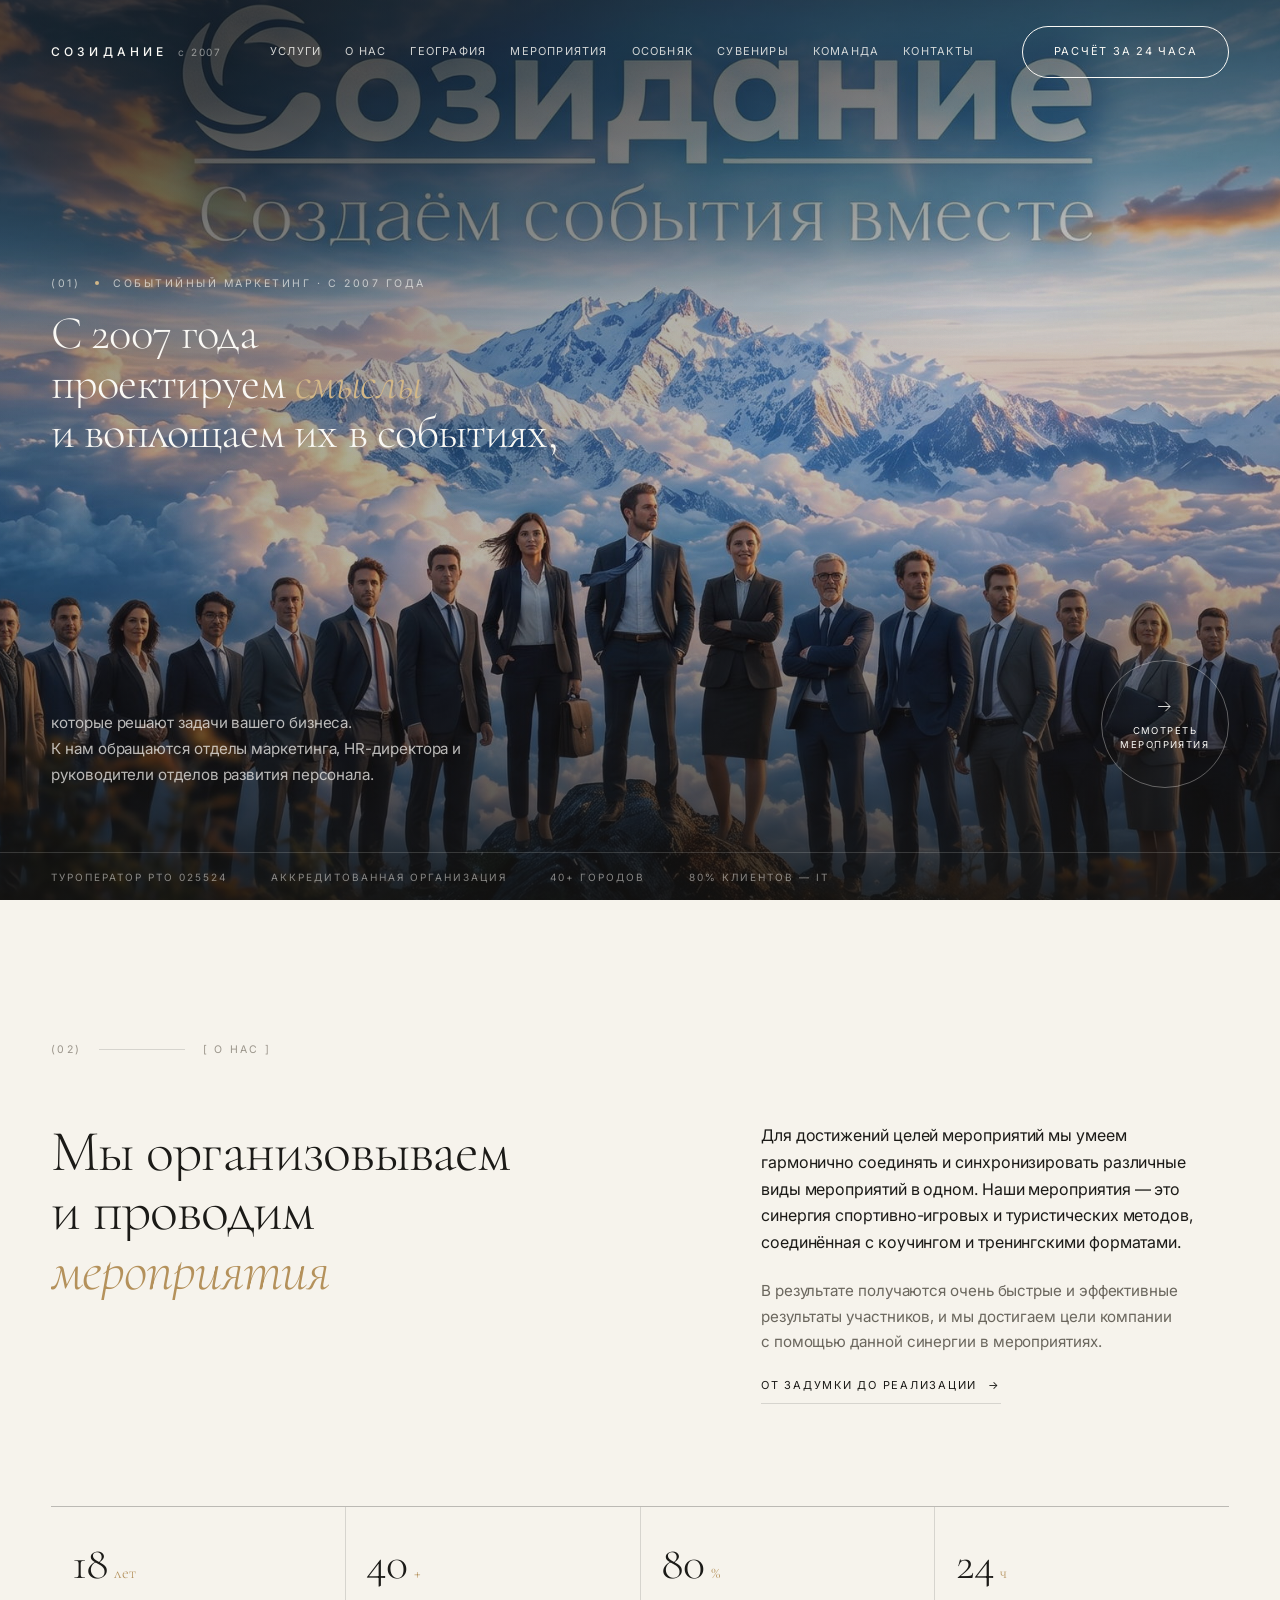
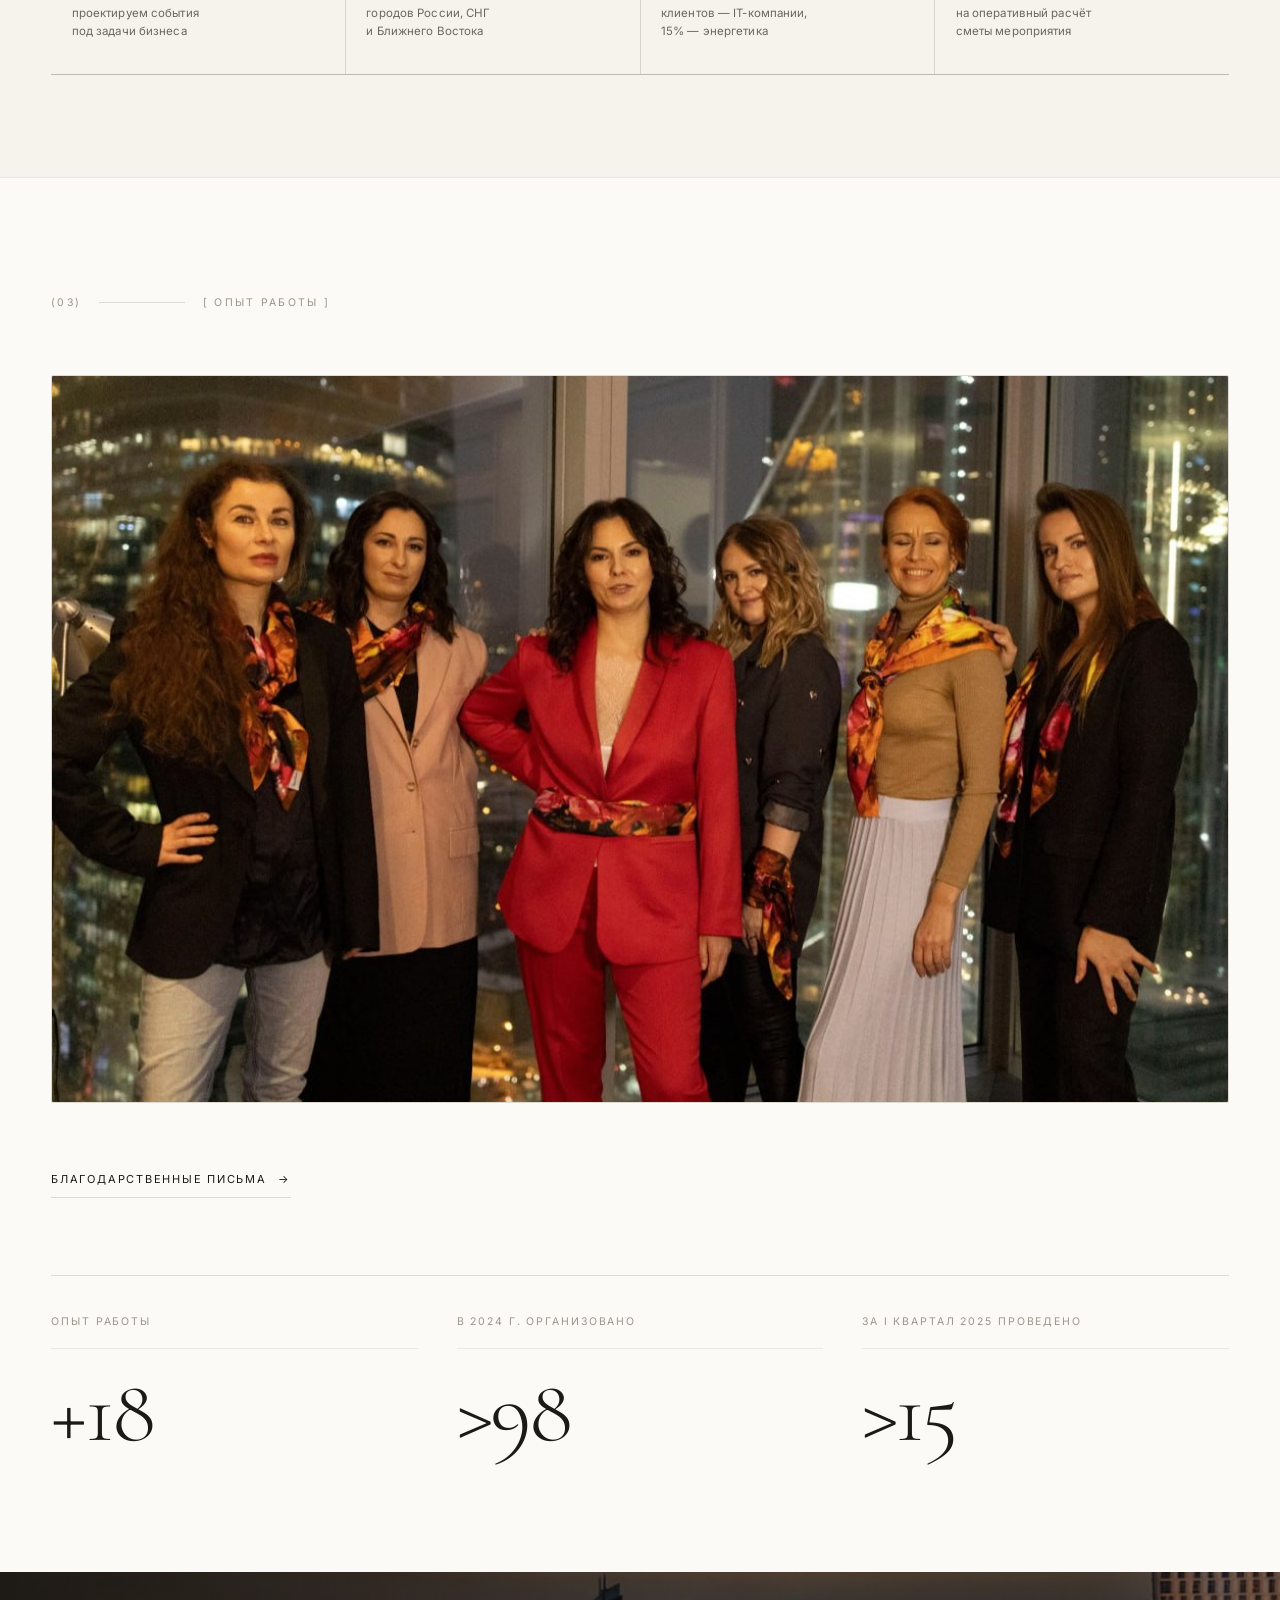
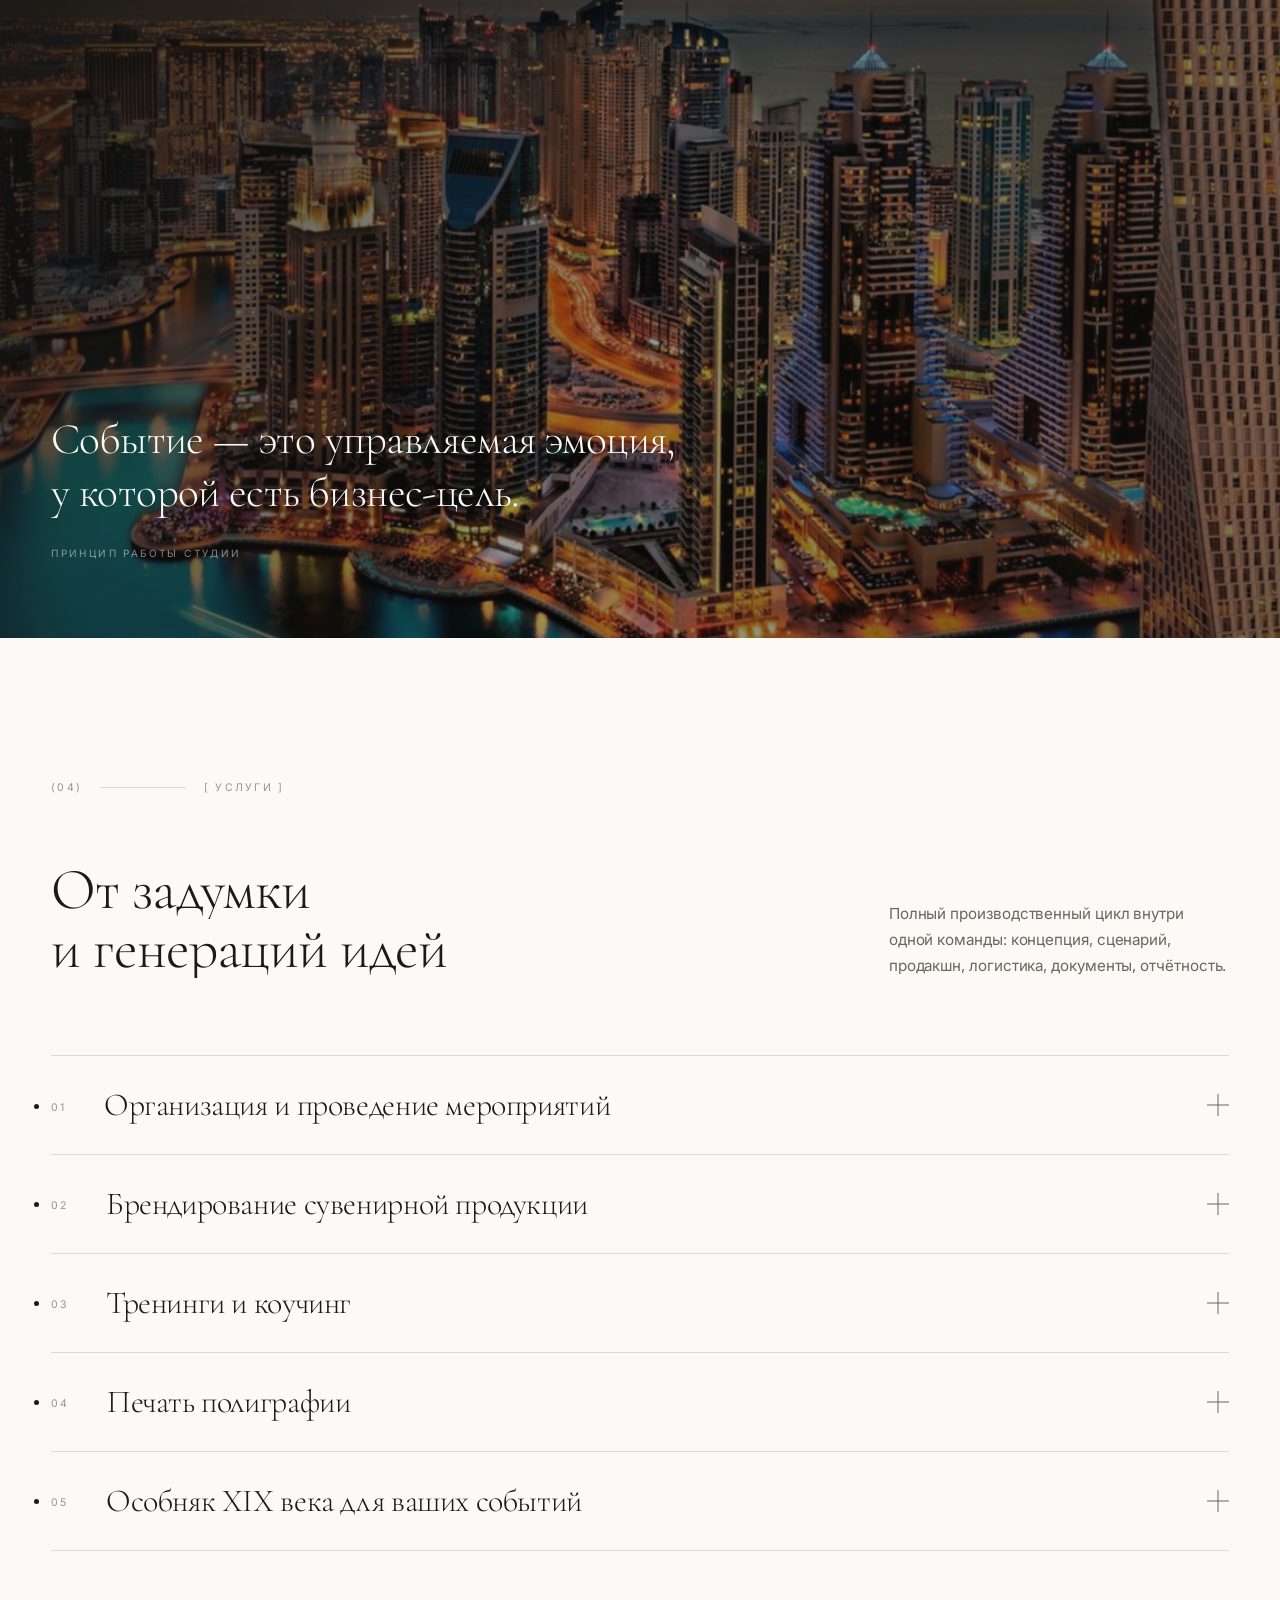
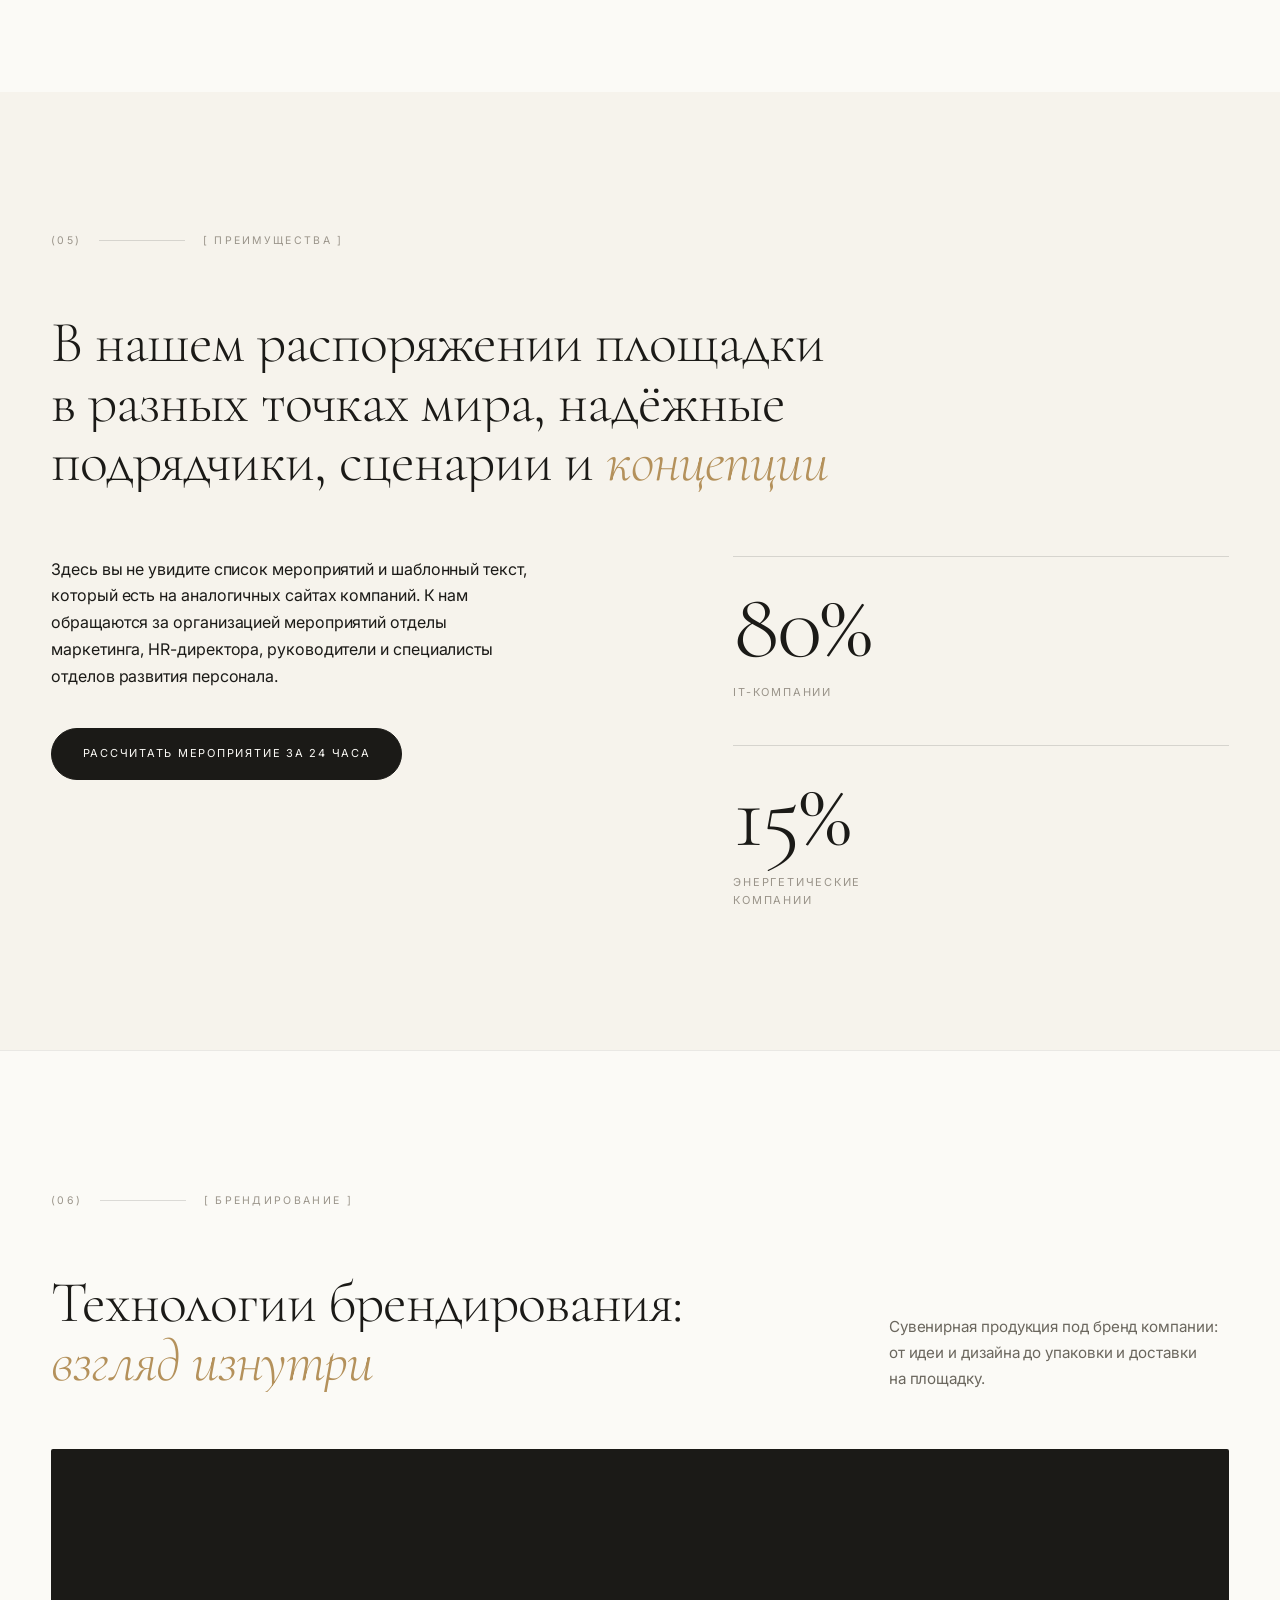
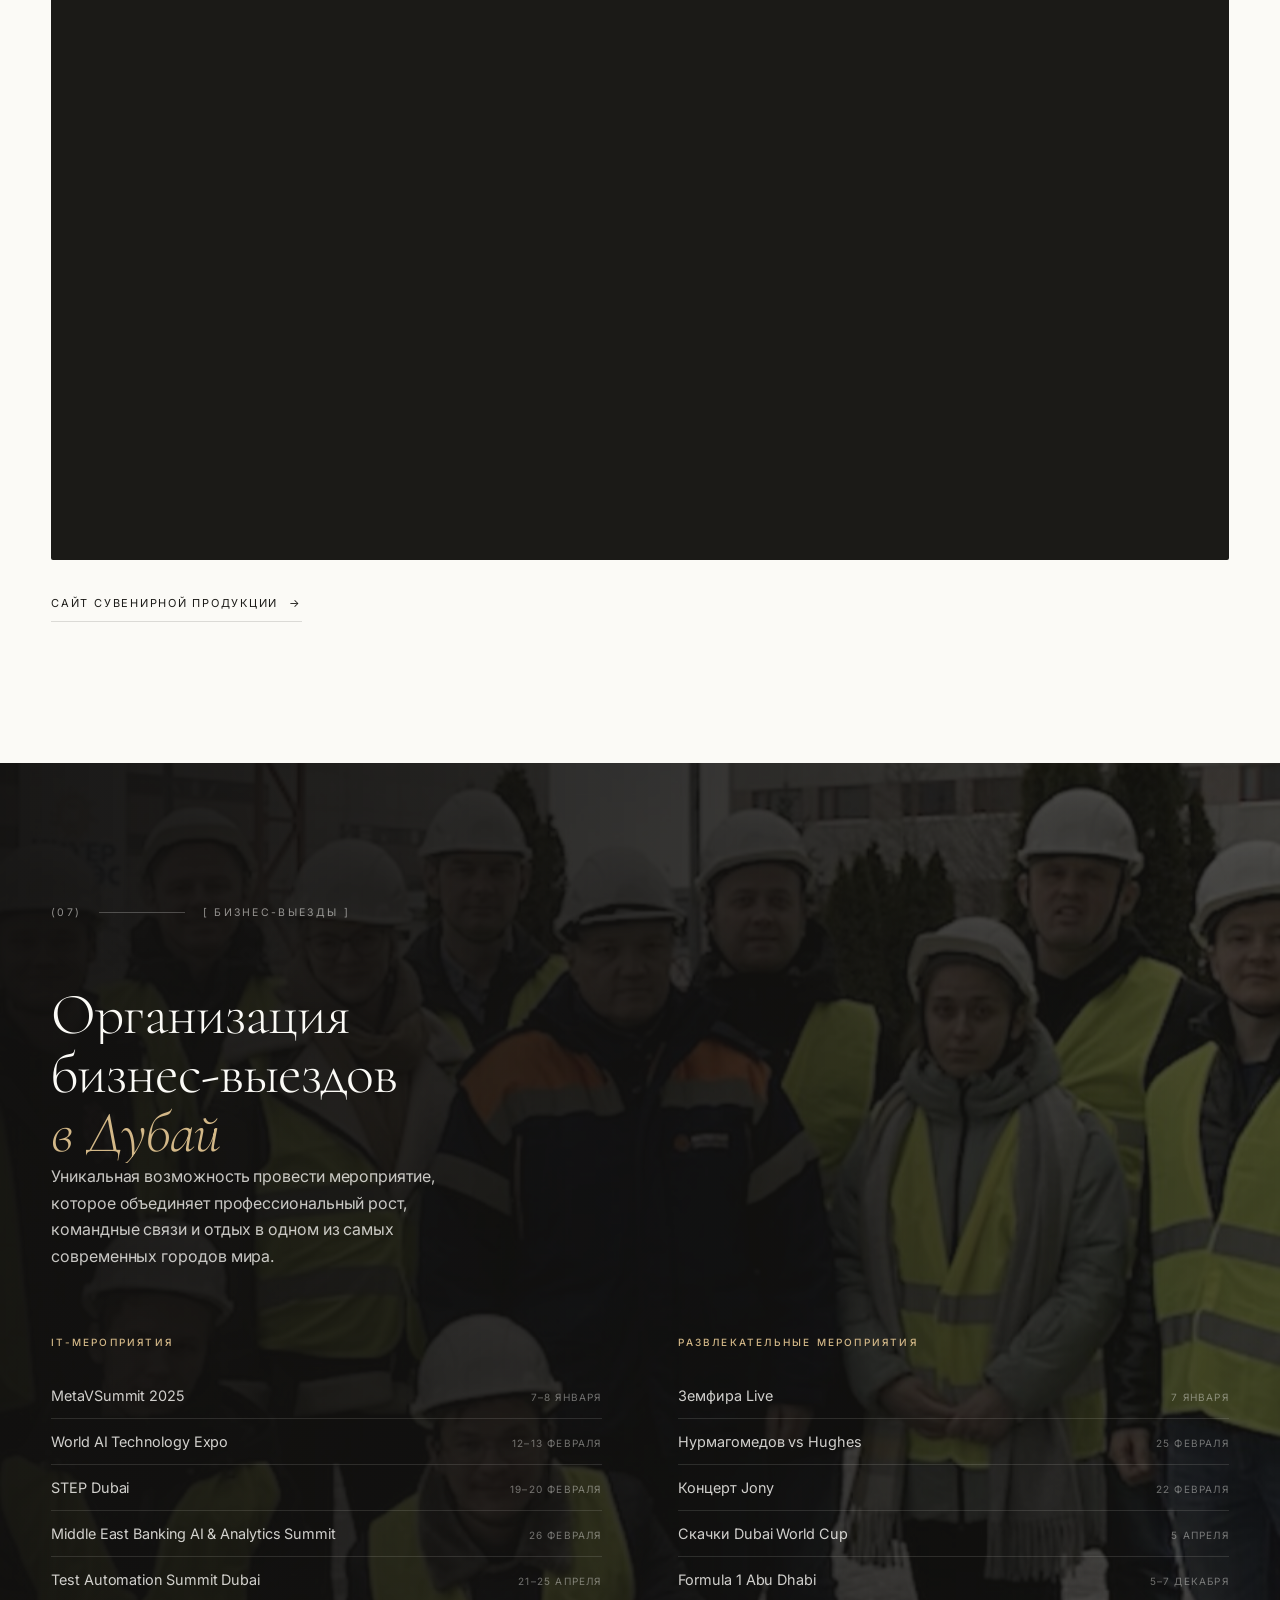
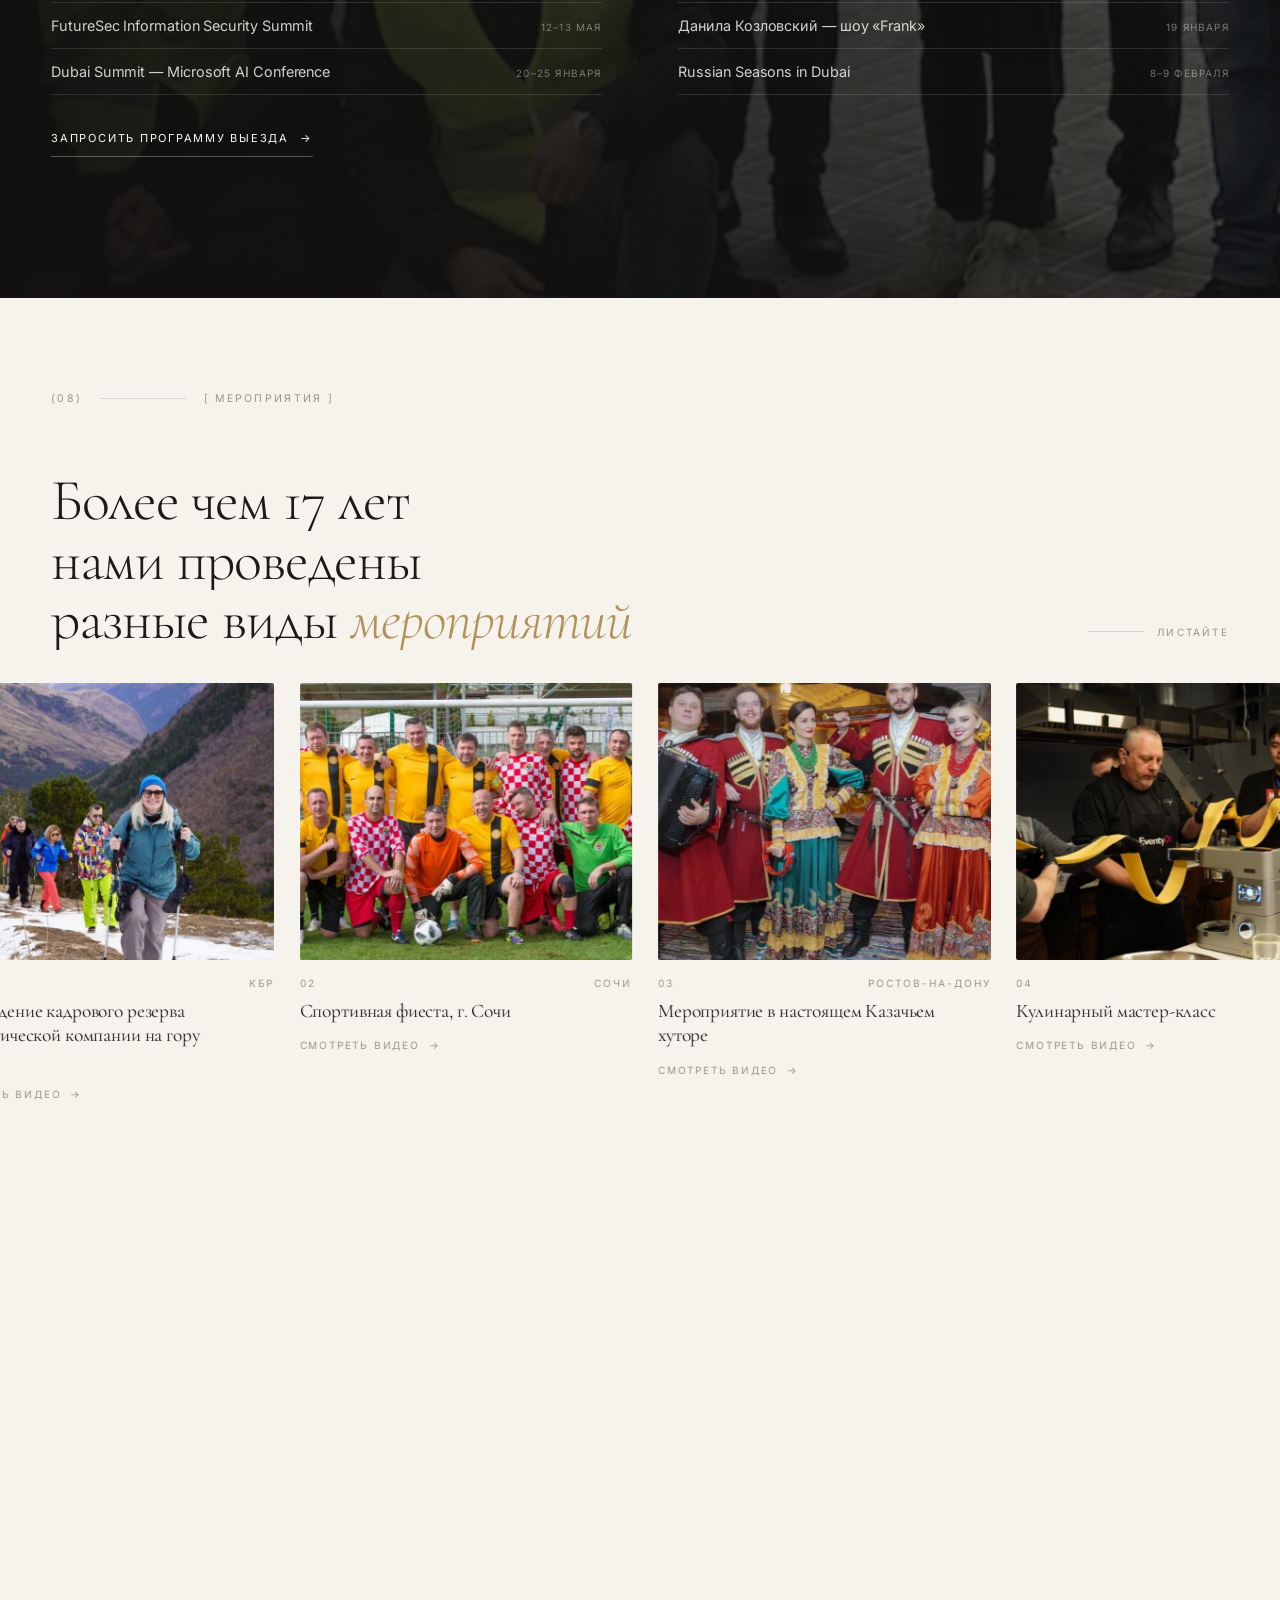
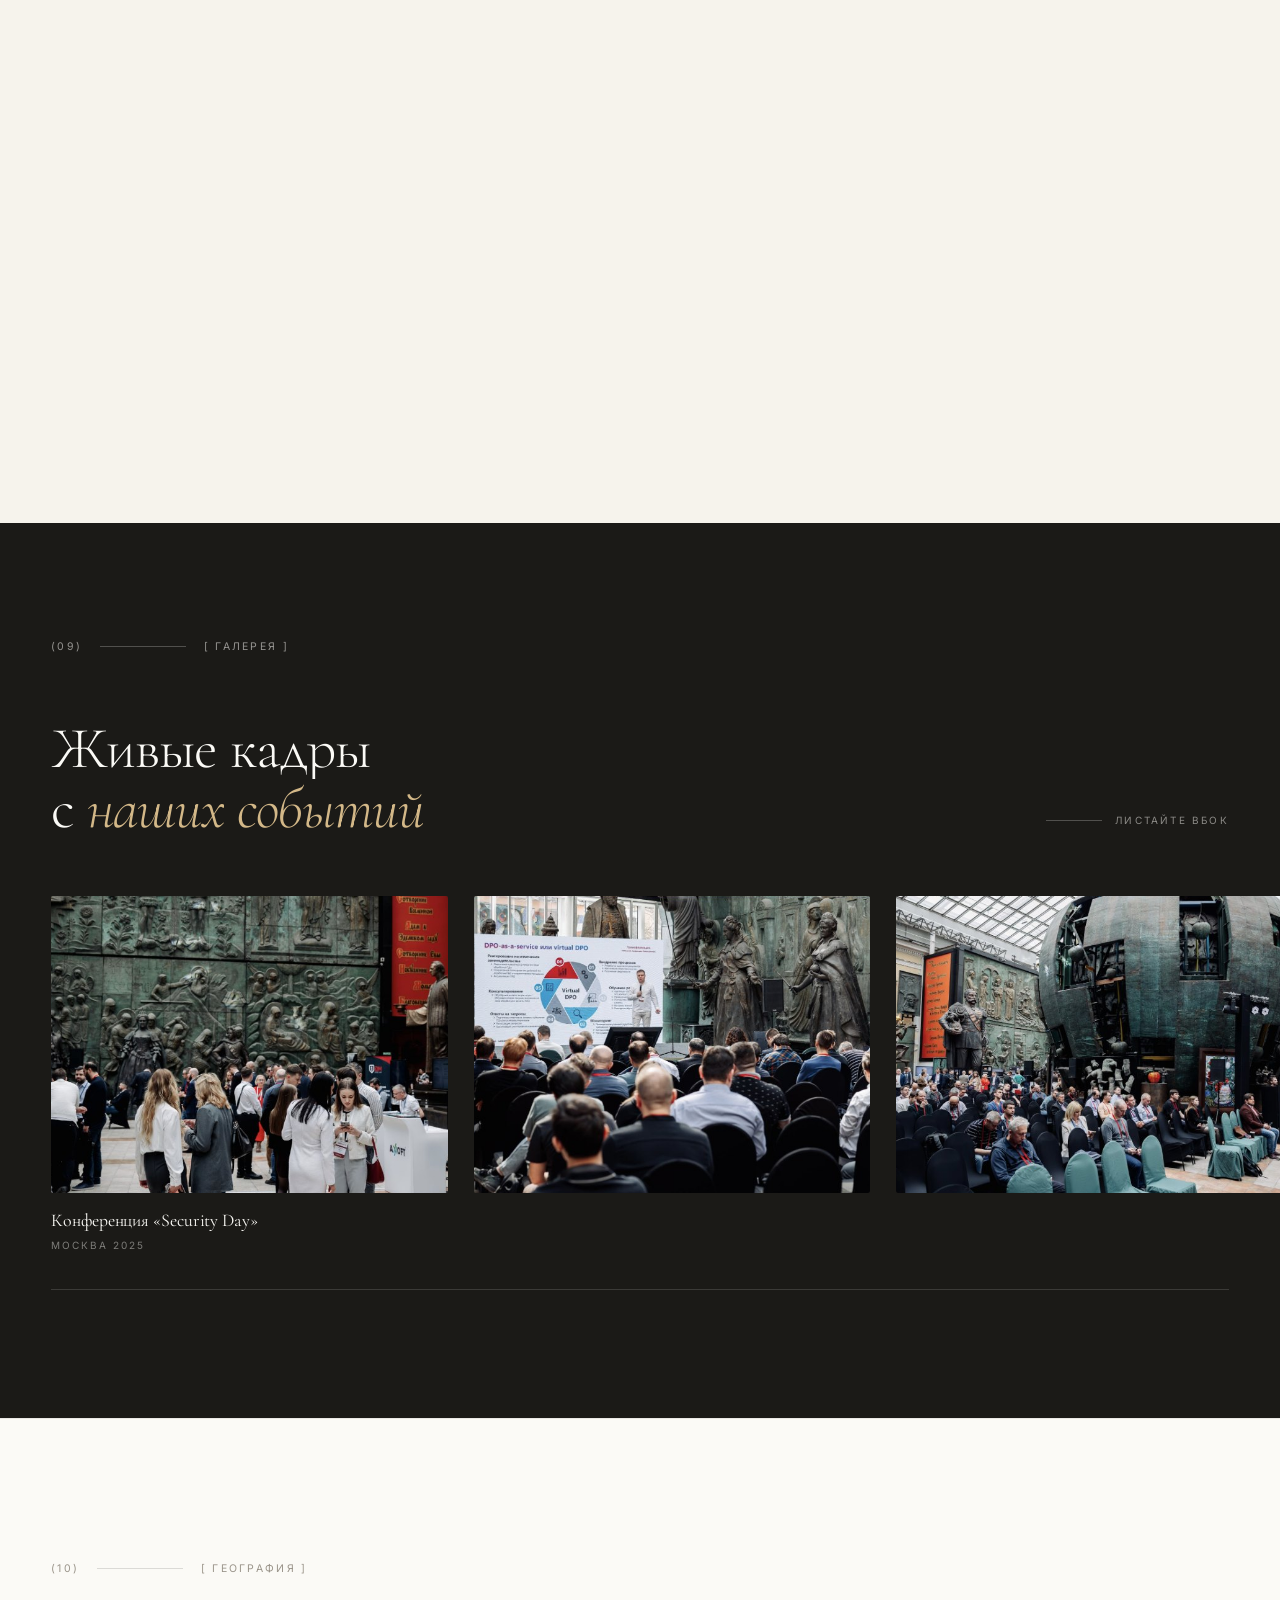
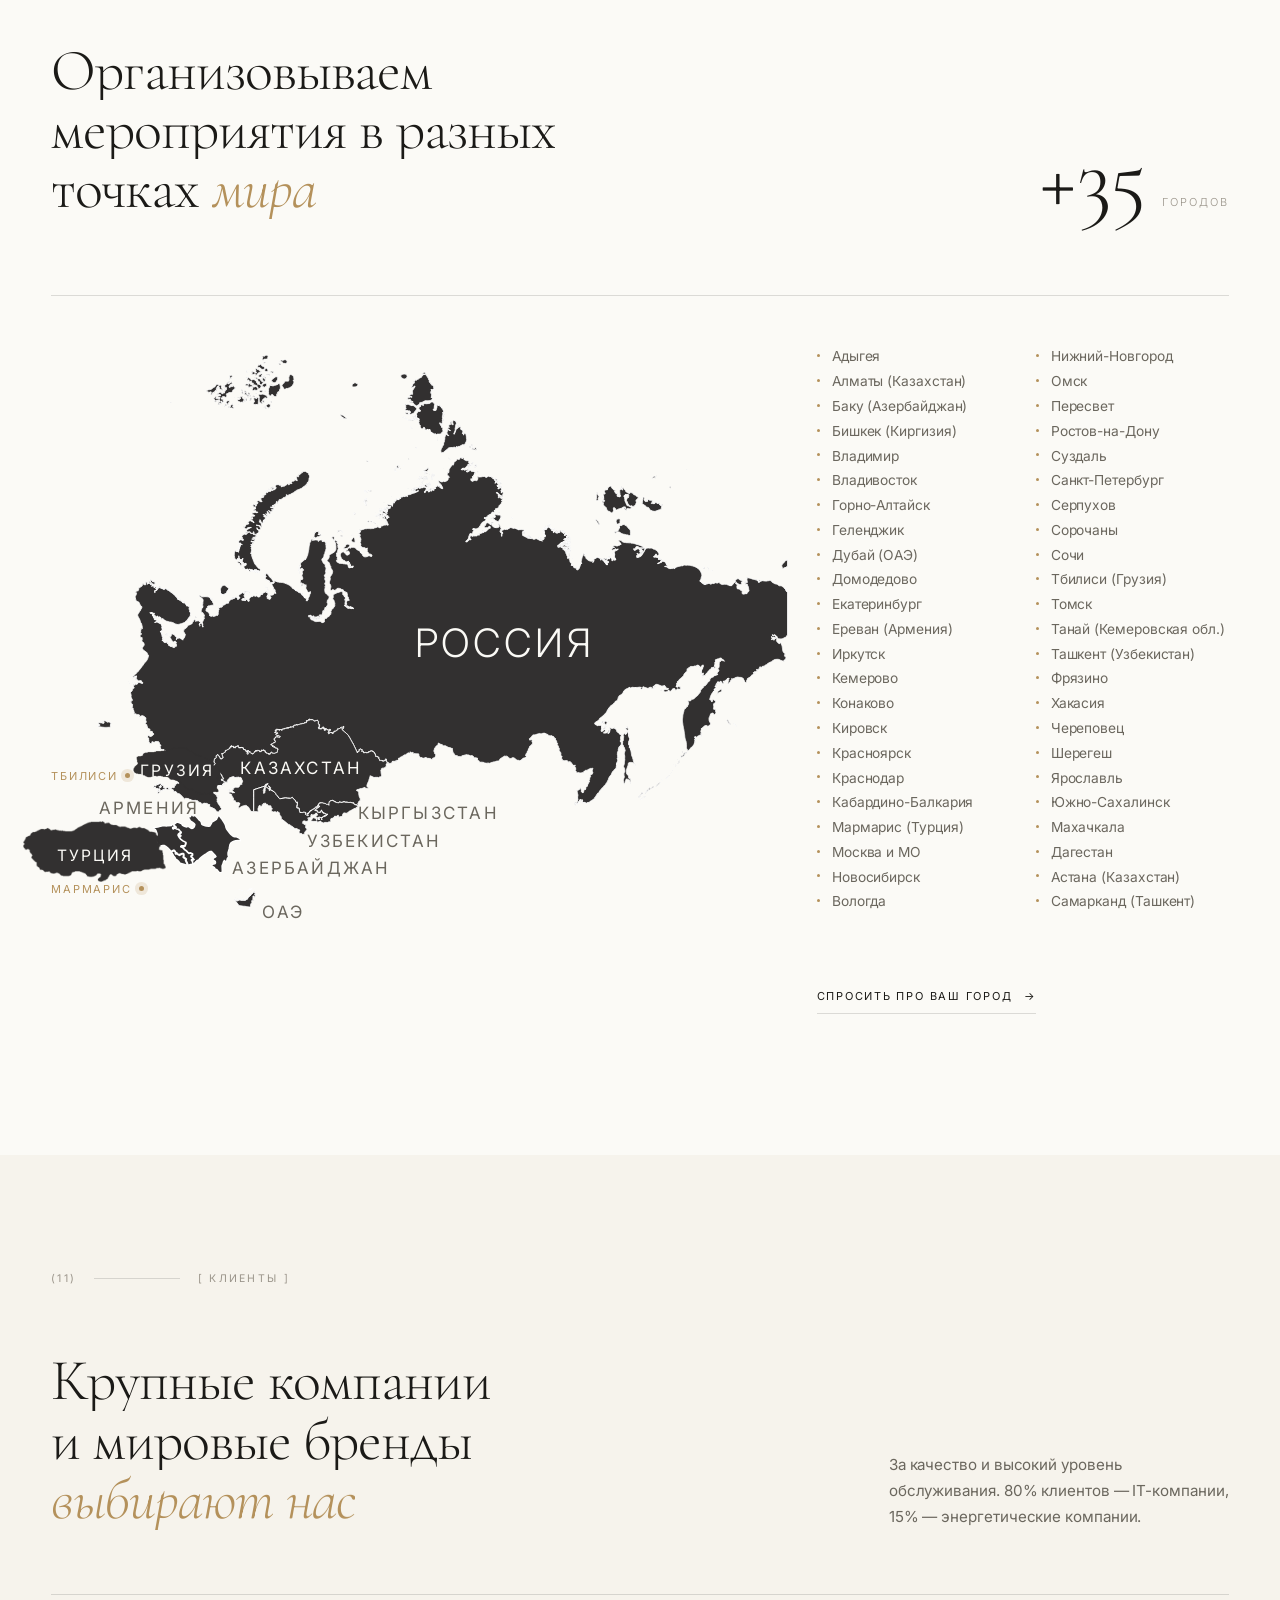
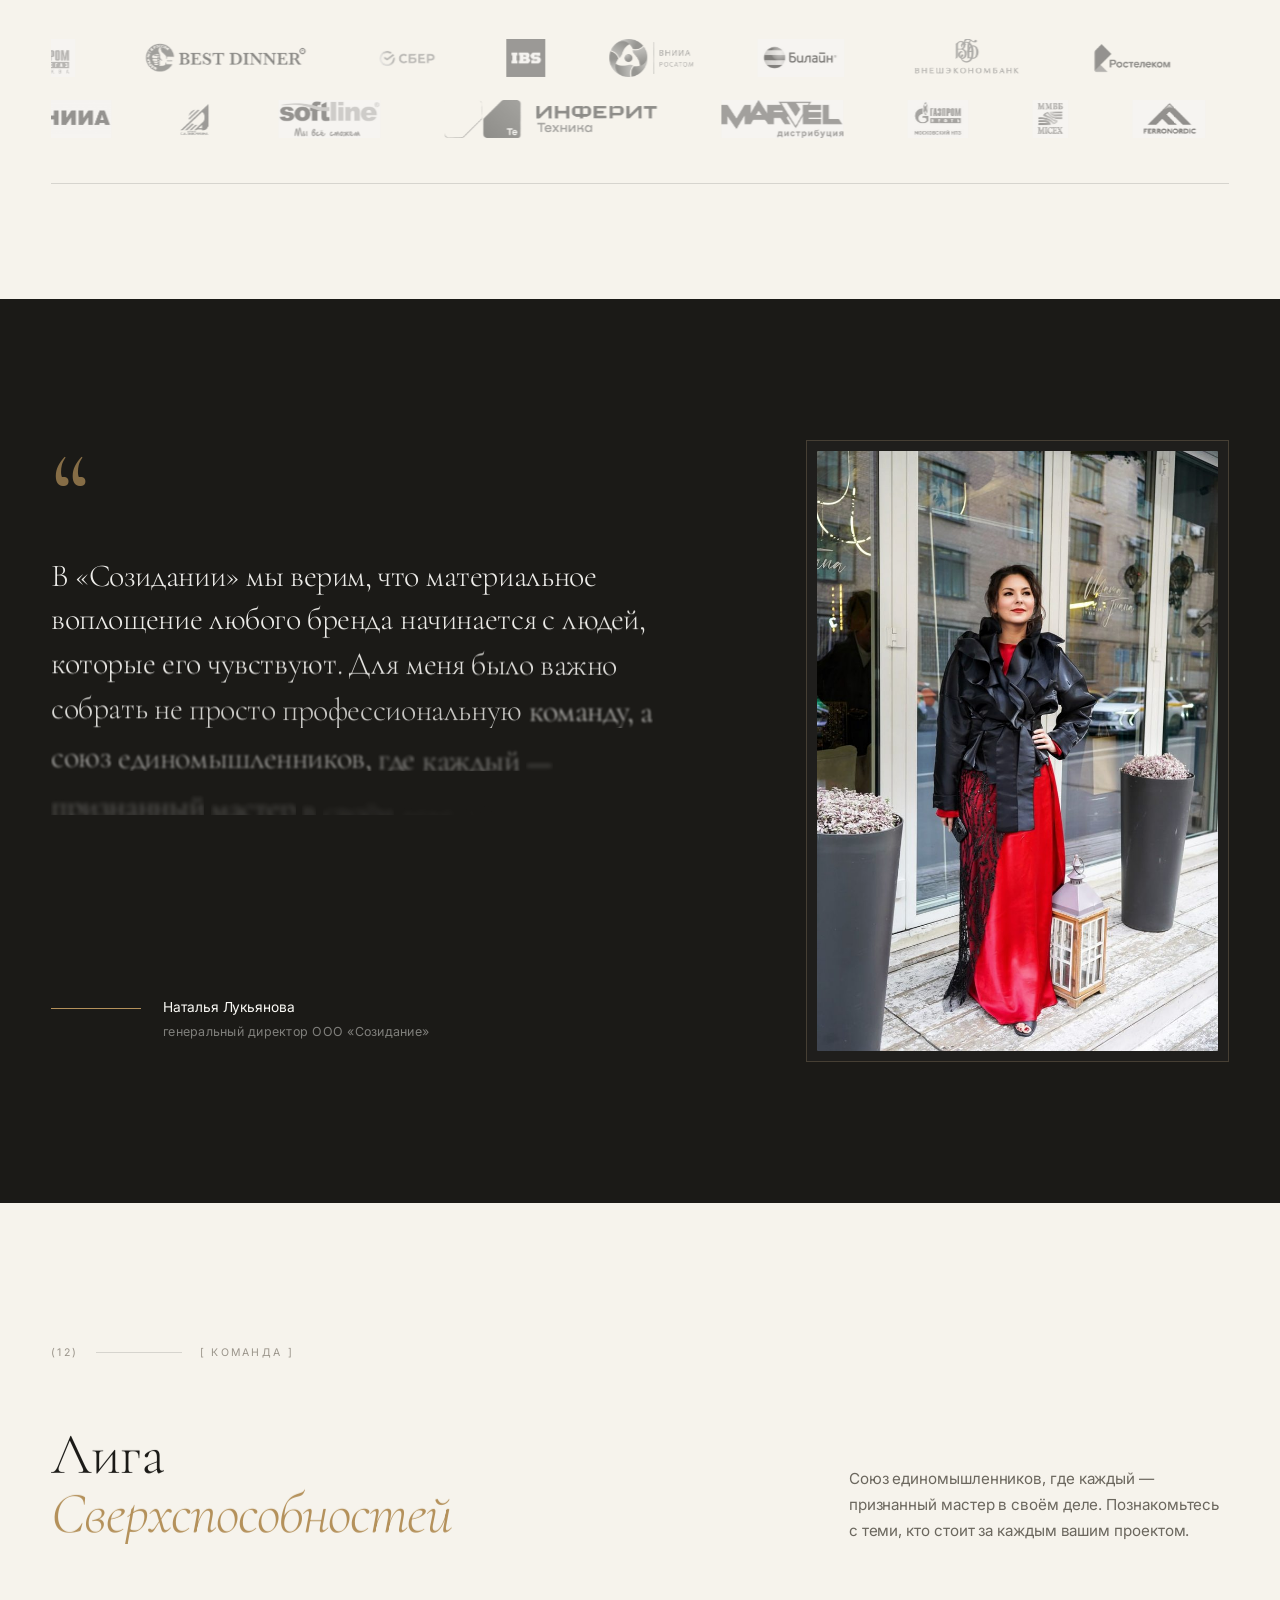
<file: index.html>
<!DOCTYPE html>
<html lang="ru">
<head>
<meta charset="UTF-8">
<meta name="viewport" content="width=device-width, initial-scale=1">
<title>Созидание — организация мероприятий для бизнеса</title>
<meta name="description" content="С 2007 года проектируем смыслы и воплощаем их в событиях, которые решают задачи вашего бизнеса. Событийный маркетинг, бизнес-выезды, брендирование, обучение.">
<link rel="preconnect" href="https://fonts.googleapis.com">
<link rel="preconnect" href="https://fonts.gstatic.com" crossorigin>
<link href="https://fonts.googleapis.com/css2?family=Cormorant+Garamond:ital,wght@0,300;0,400;0,500;1,300;1,400&family=Inter:wght@300;400;500&display=swap" rel="stylesheet">
<link rel="stylesheet" href="styles.css?v=1110">
</head>
<body>

<div class="grain"></div>
<div class="cursor" id="cursor"><span class="cursor__label"></span></div>
<div class="loader" id="loader">
  <div class="loader__inner">
    <div class="loader__mark">С</div>
    <div class="loader__line"><i></i></div>
    <div class="loader__word">sozidanie<span>.</span></div>
  </div>
</div>

<header class="nav" id="nav">
  <a class="nav__logo" href="#top" aria-label="Созидание">
    <span class="nav__mark">СОЗИДАНИЕ</span>
    <span class="nav__since">с 2007</span>
  </a>
  <nav class="nav__menu">
    <a href="#services" data-link>Услуги</a>
    <a href="#about" data-link>О нас</a>
    <a href="#geo" data-link>География</a>
    <a href="#work" data-link>Мероприятия</a>
    <a href="https://osobnyak13.ru/" target="_blank" rel="noopener">Особняк</a>
    <a href="souvenirs.html">Сувениры</a>
    <a href="#team" data-link>Команда</a>
    <a href="#contacts" data-link>Контакты</a>
  </nav>
  <a class="btn btn--ghost nav__cta" href="#contacts" data-link data-cursor="Смета">
    <span>Расчёт за 24 часа</span>
  </a>
  <button class="burger" id="burger" aria-label="Меню"><i></i><i></i></button>
</header>

<div class="mmenu" id="mmenu">
  <div class="mmenu__inner">
    <a href="#services" data-link><span>01</span>Услуги</a>
    <a href="#about" data-link><span>02</span>О нас</a>
    <a href="#geo" data-link><span>03</span>География</a>
    <a href="#dubai" data-link><span>04</span>Бизнес-выезды</a>
    <a href="#work" data-link><span>05</span>Мероприятия</a>
    <a href="https://osobnyak13.ru/" target="_blank" rel="noopener"><span>06</span>Особняк</a>
    <a href="souvenirs.html"><span>07</span>Сувениры</a>
    <a href="#team" data-link><span>08</span>Команда</a>
    <a href="#clients" data-link><span>09</span>Клиенты</a>
    <a href="#contacts" data-link><span>10</span>Контакты</a>
  </div>
  <div class="mmenu__foot">
    <a href="tel:+79035233333">8 (903) 523-33-33</a>
    <a href="mailto:sales@sozidanie.company">sales@sozidanie.company</a>
  </div>
</div>

<main id="top">

  <!-- ============ HERO ============ -->
  <section class="hero" data-theme="dark">
    <!-- статичный первый экран: скраб-видео убрано (на ПК сильно лагало) -->
    <div class="hero__pin">
      <div class="hero__media">
        <div class="hero__img">
          <!-- <picture> отдаёт нужный файл по медиазапросу: на мобильном
               вертикальный кадр, на десктопе — hero.jpg -->
          <picture class="hero__picture">
            <source media="(max-width:900px) and (orientation:portrait)"
                    srcset="img/hero-vertical.jpg">
            <img class="hero__img-v" src="img/hero.jpg" alt=""
                 fetchpriority="high" aria-hidden="true">
          </picture>
        </div>
        <div class="hero__veil"></div>
      </div>
    </div>

    <!-- текст первого экрана: уезжает вверх и гаснет, пока идёт скраб -->
    <div class="hero__frame">
    <div class="hero__inner">
      <div class="hero__head">
        <div class="hero__kicker" data-anim="fade">
          <span>(01)</span><span class="dot"></span><span>Событийный маркетинг · с 2007 года</span>
        </div>

        <h1 class="hero__title">
          <span class="line"><span class="w">С&nbsp;2007&nbsp;года</span></span>
          <span class="line"><span class="w">проектируем</span> <span class="w ital">смыслы</span></span>
          <span class="line"><span class="w">и&nbsp;воплощаем их</span> <span class="w">в&nbsp;событиях,</span></span>
        </h1>
      </div>

      <div class="hero__foot">
        <p class="hero__lead" data-anim="fade">
          которые решают задачи вашего бизнеса.<br>
          К нам обращаются отделы маркетинга, HR-директора
          и руководители отделов развития персонала.
        </p>
        <a href="#work" class="round" data-link data-cursor="Кейсы">
          <svg viewBox="0 0 24 24"><path d="M4 12h15M13 6l6 6-6 6"/></svg>
          <span>Смотреть<br>мероприятия</span>
        </a>
      </div>
    </div>

    <div class="hero__strip">
      <span>туроператор РТО&nbsp;025524</span>
      <span>аккредитованная организация</span>
      <span>40+ городов</span>
      <span>80% клиентов — IT</span>
    </div>
    </div>
  </section>

  <!-- ============ МАНИФЕСТ ============ -->
  <section class="manifest" id="about">
    <div class="shell">
      <div class="sectlabel">
        <span>(02)</span><span class="rule"></span><span>[ О нас ]</span>
      </div>

      <div class="manifest__grid">
        <h2 class="h-xl" data-split>
          Мы организовываем<br>и&nbsp;проводим<br><em>мероприятия</em>
        </h2>
        <div class="manifest__body">
          <p class="lead" data-anim="fade">
            Для достижений целей мероприятий мы умеем гармонично соединять и&nbsp;синхронизировать
            различные виды мероприятий в&nbsp;одном. Наши мероприятия&nbsp;— это синергия
            спортивно-игровых и&nbsp;туристических методов, соединённая с&nbsp;коучингом
            и&nbsp;тренингскими форматами.
          </p>
          <p class="muted" data-anim="fade">
            В&nbsp;результате получаются очень быстрые и&nbsp;эффективные результаты участников,
            и&nbsp;мы достигаем цели компании с&nbsp;помощью данной синергии в&nbsp;мероприятиях.
          </p>
          <a class="linkline" href="#services" data-link>От задумки до реализации<span class="arr">→</span></a>
        </div>
      </div>

      <div class="figures">
        <div class="fig" data-anim="fade">
          <div class="fig__num"><span data-count="18">0</span><i>лет</i></div>
          <div class="fig__cap">проектируем события<br>под задачи бизнеса</div>
        </div>
        <div class="fig" data-anim="fade">
          <div class="fig__num"><span data-count="40">0</span><i>+</i></div>
          <div class="fig__cap">городов России, СНГ<br>и Ближнего Востока</div>
        </div>
        <div class="fig" data-anim="fade">
          <div class="fig__num"><span data-count="80">0</span><i>%</i></div>
          <div class="fig__cap">клиентов — IT-компании,<br>15% — энергетика</div>
        </div>
        <div class="fig" data-anim="fade">
          <div class="fig__num"><span data-count="24">0</span><i>ч</i></div>
          <div class="fig__cap">на оперативный расчёт<br>сметы мероприятия</div>
        </div>
      </div>
    </div>
  </section>

  <!-- ============ ОПЫТ РАБОТЫ ============ -->
  <section class="exp" id="exp">
    <div class="shell">
      <div class="sectlabel">
        <span>(03)</span><span class="rule"></span><span>[ Опыт работы ]</span>
      </div>

      <div class="exp__grid">
        <figure class="exp__media" data-anim="fade">
          <img src="img/src/noroot.jpg" alt="Благодарственные письма и награды" loading="lazy">
        </figure>
        <div class="exp__body">
          <a class="linkline" href="letter.html" data-anim="fade">Благодарственные письма<span class="arr">→</span></a>
        </div>
      </div>

      <div class="exp__stats">
        <div class="exp__stat" data-anim="fade">
          <span class="exp__cap">опыт работы</span>
          <div class="exp__num">+<span data-count="18">0</span></div>
        </div>
        <div class="exp__stat" data-anim="fade">
          <span class="exp__cap">в&nbsp;2024&nbsp;г. организовано</span>
          <div class="exp__num">&gt;<span data-count="98">0</span></div>
        </div>
        <div class="exp__stat" data-anim="fade">
          <span class="exp__cap">за&nbsp;I&nbsp;квартал 2025 проведено</span>
          <div class="exp__num">&gt;<span data-count="15">0</span></div>
        </div>
      </div>
    </div>
  </section>

  <!-- ============ ПОЛНОЭКРАННОЕ ИЗОБРАЖЕНИЕ ============ -->
  <section class="band">
    <div class="band__img" data-parallax="0.12"><img src="img/band.jpg" alt=""></div>
    <div class="band__quote">
      <p data-split-words>Событие — это управляемая эмоция,<br>у которой есть бизнес-цель.</p>
      <span>принцип работы студии</span>
    </div>
  </section>

  <!-- ============ УСЛУГИ ============ -->
  <section class="services" id="services">
    <div class="shell">
      <div class="sectlabel">
        <span>(04)</span><span class="rule"></span><span>[ Услуги ]</span>
      </div>
      <div class="services__head">
        <h2 class="h-xl" data-split>От задумки<br>и&nbsp;генераций идей</h2>
        <p class="muted services__note" data-anim="fade">
          Полный производственный цикл внутри одной команды:
          концепция, сценарий, продакшн, логистика, документы, отчётность.
        </p>
      </div>

      <ul class="acc" id="acc">
        <li class="acc__item" data-anim="fade">
          <button class="acc__head" type="button">
            <span class="acc__num">01</span>
            <span class="acc__ttl">Организация и&nbsp;проведение мероприятий</span>
            <span class="acc__plus"></span>
          </button>
          <div class="acc__panel">
            <div class="acc__inner">
              <p>Конференции, форумы, корпоративы, тимбилдинги, выездные стратегические сессии,
              спортивные фестивали и&nbsp;презентации — от&nbsp;камерных ужинов до&nbsp;событий
              на&nbsp;несколько тысяч участников.</p>
              <div class="acc__cols">
                <div><h5>Что берём на себя</h5><p>Концепция и сценарий · площадки и подрядчики · технический продакшн · логистика и трансферы · аккредитация и документы · бюджет и смета</p></div>
                <div><h5>Результат</h5><p>Событие, измеримое в задачах бизнеса: узнаваемость, вовлечённость, удержание, продажи</p></div>
              </div>
            </div>
          </div>
        </li>

        <li class="acc__item" data-anim="fade">
          <button class="acc__head" type="button">
            <span class="acc__num">02</span>
            <span class="acc__ttl">Брендирование сувенирной продукции</span>
            <span class="acc__plus"></span>
          </button>
          <div class="acc__panel">
            <div class="acc__inner">
              <p>Сайт сувенирной продукции и&nbsp;производство под бренд компании: от&nbsp;идеи
              и&nbsp;дизайна до&nbsp;упаковки и&nbsp;доставки на&nbsp;площадку.</p>
              <div class="acc__cols">
                <div><h5>Номенклатура</h5><p>Мерч, корпоративные подарки, сертификаты, welcome-наборы, полиграфия, упаковка</p></div>
                <div><h5>Подход</h5><p>Предметы, которые остаются у участника после события и продолжают работать на бренд</p></div>
              </div>
            </div>
          </div>
        </li>

        <li class="acc__item" data-anim="fade">
          <button class="acc__head" type="button">
            <span class="acc__num">03</span>
            <span class="acc__ttl">Тренинги и&nbsp;коучинг</span>
            <span class="acc__plus"></span>
          </button>
          <div class="acc__panel">
            <div class="acc__inner">
              <p>Обмен опытом, обучения, формирования командного духа и&nbsp;отдыха.
              Мы предлагаем компаниям провести мероприятия, которые помогут улучшить
              профессиональные навыки, укрепить командные связи и&nbsp;отдохнуть.</p>
              <div class="acc__cols">
                <div><h5>Форматы</h5><p>Тренинги с элементами коучинга · стратегические сессии · командные игры · выездные программы</p></div>
                <div><h5>Для кого</h5><p>HR-директора, руководители и специалисты отделов развития персонала</p></div>
              </div>
            </div>
          </div>
        </li>

        <li class="acc__item" data-anim="fade">
          <button class="acc__head" type="button">
            <span class="acc__num">04</span>
            <span class="acc__ttl">Печать полиграфии</span>
            <span class="acc__plus"></span>
          </button>
          <div class="acc__panel">
            <div class="acc__inner">
              <p>Разработка индивидуального дизайна для печатной продукции, печать
              различной полиграфии.</p>
              <div class="acc__cols">
                <div><h5>Продукция</h5><p>Буклеты, брошюры · листовки, сертификаты · визитки, наклейки · блокноты, пакеты · плакаты, каталоги</p></div>
                <div><h5>Сроки</h5><p>Оперативные тиражи к дате события, контроль цвета и материалов</p></div>
              </div>
            </div>
          </div>
        </li>

        <li class="acc__item" data-anim="fade">
          <button class="acc__head" type="button">
            <span class="acc__num">05</span>
            <span class="acc__ttl">Особняк XIX&nbsp;века для ваших событий</span>
            <span class="acc__plus"></span>
          </button>
          <div class="acc__panel">
            <div class="acc__inner">
              <p>Три зала с&nbsp;современными интерьерами в&nbsp;историческом особняке
              в&nbsp;центре Москвы: от&nbsp;камерного ужина и&nbsp;делового завтрака
              до&nbsp;банкета и&nbsp;фуршета.</p>
              <div class="acc__action">
                <a class="btn btn--solid" href="https://osobnyak13.ru/" target="_blank" rel="noopener" data-cursor="Перейти"><span>Перейти на сайт особняка</span></a>
              </div>
            </div>
          </div>
        </li>
      </ul>
    </div>
  </section>

  <!-- ============ ПРЕИМУЩЕСТВА ============ -->
  <section class="adv" id="advantages">
    <div class="shell">
      <div class="sectlabel">
        <span>(05)</span><span class="rule"></span><span>[ Преимущества ]</span>
      </div>

      <h2 class="h-xl adv__ttl" data-split>В&nbsp;нашем распоряжении площадки<br>в&nbsp;разных точках мира, надёжные<br>подрядчики, сценарии и&nbsp;<em>концепции</em></h2>

      <div class="adv__grid">
        <div class="adv__body">
          <p class="lead" data-anim="fade">
            Здесь вы не увидите список мероприятий и&nbsp;шаблонный текст, который есть
            на&nbsp;аналогичных сайтах компаний. К&nbsp;нам обращаются за&nbsp;организацией
            мероприятий отделы маркетинга, HR-директора, руководители и&nbsp;специалисты
            отделов развития персонала.
          </p>
          <a class="btn btn--solid" href="#contacts" data-link data-cursor="Расчёт"><span>Рассчитать мероприятие за&nbsp;24&nbsp;часа</span></a>
        </div>

        <div class="adv__stats">
          <div class="adv__stat" data-anim="fade">
            <div class="adv__num"><span data-count="80">0</span>%</div>
            <div class="adv__cap">IT-компании</div>
          </div>
          <div class="adv__stat" data-anim="fade">
            <div class="adv__num"><span data-count="15">0</span>%</div>
            <div class="adv__cap">энергетические компании</div>
          </div>
        </div>
      </div>
    </div>
  </section>

  <!-- ============ БРЕНДИРОВАНИЕ ============ -->
  <section class="brand" id="branding">
    <div class="shell">
      <div class="sectlabel">
        <span>(06)</span><span class="rule"></span><span>[ Брендирование ]</span>
      </div>

      <div class="brand__head">
        <h2 class="h-xl" data-split>Технологии брендирования:<br><em>взгляд изнутри</em></h2>
        <p class="muted brand__note" data-anim="fade">
          Сувенирная продукция под бренд компании: от&nbsp;идеи и&nbsp;дизайна
          до&nbsp;упаковки и&nbsp;доставки на&nbsp;площадку.
        </p>
      </div>

      <div class="brand__video" data-anim="fade" data-cursor="Смотреть">
        <iframe src="https://rutube.ru/play/embed/43dc72ab9bce692605520e82a479d67d"
                title="Технологии брендирования: взгляд изнутри"
                loading="lazy" allow="fullscreen"></iframe>
      </div>

      <a class="linkline" href="https://brend-merch.ru/" target="_blank" rel="noopener" data-anim="fade">Сайт сувенирной продукции<span class="arr">→</span></a>
    </div>
  </section>

  <!-- ============ БИЗНЕС-ВЫЕЗДЫ / ДУБАЙ ============ -->
  <section class="dubai" id="dubai" data-theme="dark">
    <div class="dubai__media"><div class="dubai__img" data-parallax="0.14"><img src="img/ev7.jpg" alt="Бизнес-выезд в Дубай"></div><div class="dubai__veil"></div></div>
    <div class="shell dubai__inner">
      <div class="sectlabel sectlabel--light">
        <span>(07)</span><span class="rule"></span><span>[ Бизнес-выезды ]</span>
      </div>
      <h2 class="h-xl h-xl--light" data-split>Организация<br>бизнес-выездов<br><em>в&nbsp;Дубай</em></h2>
      <p class="lead lead--light" data-anim="fade" style="max-width:44ch">
        Уникальная возможность провести мероприятие, которое объединяет
        профессиональный рост, командные связи и&nbsp;отдых в&nbsp;одном
        из&nbsp;самых современных городов мира.
      </p>

      <div class="dubai__cols">
        <div data-anim="fade">
          <h5>IT-мероприятия</h5>
          <ul class="tinylist">
            <li>MetaVSummit 2025 <span>7–8 января</span></li>
            <li>World AI Technology Expo <span>12–13 февраля</span></li>
            <li>STEP Dubai <span>19–20 февраля</span></li>
            <li>Middle East Banking AI &amp; Analytics Summit <span>26 февраля</span></li>
            <li>Test Automation Summit Dubai <span>21–25 апреля</span></li>
            <li>FutureSec Information Security Summit <span>12–13 мая</span></li>
            <li>Dubai Summit — Microsoft AI Conference <span>20–25 января</span></li>
          </ul>
        </div>
        <div data-anim="fade">
          <h5>Развлекательные мероприятия</h5>
          <ul class="tinylist">
            <li>Земфира Live <span>7 января</span></li>
            <li>Нурмагомедов vs Hughes <span>25 февраля</span></li>
            <li>Концерт Jony <span>22 февраля</span></li>
            <li>Скачки Dubai World Cup <span>5 апреля</span></li>
            <li>Formula 1 Abu Dhabi <span>5–7 декабря</span></li>
            <li>Данила Козловский — шоу «Frank» <span>19 января</span></li>
            <li>Russian Seasons in Dubai <span>8–9 февраля</span></li>
          </ul>
        </div>
      </div>
      <a class="linkline linkline--light" href="#contacts" data-link>Запросить программу выезда<span class="arr">→</span></a>
    </div>
  </section>

  <!-- ============ МЕРОПРИЯТИЯ (горизонтальный скролл) ============ -->
  <section class="work" id="work">
    <div class="work__pin">
      <div class="shell work__head">
        <div class="sectlabel"><span>(08)</span><span class="rule"></span><span>[ Мероприятия ]</span></div>
        <div class="work__title">
          <h2 class="h-xl" data-split>Более чем 17&nbsp;лет<br>нами проведены<br>разные виды <em>мероприятий</em></h2>
          <div class="work__hint"><span class="rule"></span>листайте</div>
        </div>
      </div>

      <div class="work__track" id="track">
        <article class="card" data-cursor="Кейс">
          <div class="card__img"><img src="img/src/image_27.jpg" loading="lazy" alt="Восхождение кадрового резерва на гору Чегет"></div>
          <div class="card__meta"><span>01</span><span>КБР</span></div>
          <h3>Восхождение кадрового резерва энергетической компании на гору Чегет</h3>
          <a class="card__link" href="https://rutube.ru/video/private/09da37ca144ba01f51d69f4e990ac86b/?p=k5-UPC2YC_M3YVoFLKGQCw" target="_blank" rel="noopener">смотреть видео<span class="arr">→</span></a>
        </article>
        <article class="card" data-cursor="Кейс">
          <div class="card__img"><img src="img/src/image_32.jpg" loading="lazy" alt="Спортивная фиеста в Сочи"></div>
          <div class="card__meta"><span>02</span><span>Сочи</span></div>
          <h3>Спортивная фиеста, г.&nbsp;Сочи</h3>
          <a class="card__link" href="https://rutube.ru/video/ac8e9d50009a121a3d479f5c3c81c2d2/" target="_blank" rel="noopener">смотреть видео<span class="arr">→</span></a>
        </article>
        <article class="card" data-cursor="Кейс">
          <div class="card__img"><img src="img/src/image_29.jpg" loading="lazy" alt="Мероприятие в Казачьем хуторе"></div>
          <div class="card__meta"><span>03</span><span>Ростов-на-Дону</span></div>
          <h3>Мероприятие в&nbsp;настоящем Казачьем хуторе</h3>
          <a class="card__link" href="https://rutube.ru/video/a623acb2c240c63c5967534546ab2eb2/" target="_blank" rel="noopener">смотреть видео<span class="arr">→</span></a>
        </article>
        <article class="card" data-cursor="Кейс">
          <div class="card__img"><img src="img/src/telegram-cloud-photo_16.jpg" loading="lazy" alt="Кулинарный мастер-класс"></div>
          <div class="card__meta"><span>04</span><span>Москва</span></div>
          <h3>Кулинарный мастер-класс</h3>
          <a class="card__link" href="https://rutube.ru/video/cee35470eef1826a6397a54692fac1ab/?r=wd&amp;t=159" target="_blank" rel="noopener">смотреть видео<span class="arr">→</span></a>
        </article>
        <article class="card" data-cursor="Кейс">
          <div class="card__img"><img src="img/src/Rectangle_75.jpg" loading="lazy" alt="Выездная конференция Эльбрус"></div>
          <div class="card__meta"><span>05</span><span>Эльбрус</span></div>
          <h3>Выездная конференция, Эльбрус</h3>
          <a class="card__link" href="https://rutube.ru/video/d052569a70e9f3d6425b9cba0c78e69f/?r=wd" target="_blank" rel="noopener">смотреть видео<span class="arr">→</span></a>
        </article>
        <article class="card" data-cursor="Кейс">
          <div class="card__img"><img src="img/src/image_34.jpg" loading="lazy" alt="Квест по эко-тропе Чегет — Нарзанов"></div>
          <div class="card__meta"><span>06</span><span>КБР</span></div>
          <h3>Квест по&nbsp;эко-тропе, п.&nbsp;Чегет&nbsp;— п.&nbsp;Нарзанов</h3>
          <a class="card__link" href="https://rutube.ru/video/d052569a70e9f3d6425b9cba0c78e69f/?r=wd&amp;t=440" target="_blank" rel="noopener">смотреть видео<span class="arr">→</span></a>
        </article>
        <article class="card" data-cursor="Кейс">
          <div class="card__img"><img src="img/src/image_35.jpg" loading="lazy" alt="Тренинг с элементами коучинга"></div>
          <div class="card__meta"><span>07</span><span>Москва</span></div>
          <h3>Тренинг с&nbsp;элементами коучинга</h3>
          <a class="card__link" href="https://rutube.ru/video/130f68dcd2a9425b70f70af647cbaf14/" target="_blank" rel="noopener">смотреть видео<span class="arr">→</span></a>
        </article>
        <article class="card" data-cursor="Кейс">
          <div class="card__img"><img src="img/src/image_37.jpg" loading="lazy" alt="Юбилей детского оздоровительного лагеря Росатом"></div>
          <div class="card__meta"><span>08</span><span>ВНИИА</span></div>
          <h3>Юбилей детского оздоровительного лагеря, Росатом&nbsp;/&nbsp;ВНИИА</h3>
          <a class="card__link" href="https://rutube.ru/video/dd6ce438357f5907e50929ebc4cf2518/" target="_blank" rel="noopener">смотреть видео<span class="arr">→</span></a>
        </article>
        <article class="card card--wide" data-cursor="Кейс">
          <div class="card__img"><img src="img/src/__2025-06-03__112600.jpg" loading="lazy" alt="Мероприятие МОСЭНЕРГО"></div>
          <div class="card__meta"><span>09</span><span>Москва</span></div>
          <h3>Мероприятие МОСЭНЕРГО</h3>
          <a class="card__link" href="https://rutube.ru/video/130f68dcd2a9425b70f70af647cbaf14/" target="_blank" rel="noopener">смотреть видео<span class="arr">→</span></a>
        </article>
      </div>
    </div>
  </section>

  <!-- ============ ГАЛЕРЕЯ ============ -->
  <section class="gallery" id="gallery">
    <div class="shell">
      <div class="sectlabel sectlabel--light"><span>(09)</span><span class="rule"></span><span>[ Галерея ]</span></div>
      <div class="gallery__head">
        <h2 class="h-xl h-xl--light" data-split>Живые кадры<br>с&nbsp;<em>наших событий</em></h2>
        <div class="work__hint"><span class="rule"></span><span>листайте вбок</span></div>
      </div>
    </div>

    <div class="gallery__track" data-lenis-prevent tabindex="0" role="region" aria-label="Галерея мероприятий">
      <figure class="shot"><div class="shot__img"><img src="img/src/__2025-05-29__113502.jpg" loading="lazy" alt="Конференция Security Day, Москва 2025"></div><figcaption><b>Конференция «Security Day»</b><span>Москва 2025</span></figcaption></figure>
      <figure class="shot shot--cont"><div class="shot__img"><img src="img/src/__2025-05-29__113511.jpg" loading="lazy" alt="Конференция Security Day, Москва 2025"></div><figcaption><b>Конференция «Security Day»</b><span>Москва 2025</span></figcaption></figure>
      <figure class="shot shot--cont"><div class="shot__img"><img src="img/src/__2025-05-29__113522.jpg" loading="lazy" alt="Конференция Security Day, Москва 2025"></div><figcaption><b>Конференция «Security Day»</b><span>Москва 2025</span></figcaption></figure>
      <figure class="shot shot--cont"><div class="shot__img"><img src="img/src/__2025-05-29__113529.jpg" loading="lazy" alt="Конференция Security Day, Москва 2025"></div><figcaption><b>Конференция «Security Day»</b><span>Москва 2025</span></figcaption></figure>
      <figure class="shot shot--cont"><div class="shot__img"><img src="img/src/__2025-05-29__113537.jpg" loading="lazy" alt="Конференция Security Day, Москва 2025"></div><figcaption><b>Конференция «Security Day»</b><span>Москва 2025</span></figcaption></figure>
      <figure class="shot shot--cont"><div class="shot__img"><img src="img/src/__2025-05-29__113546.jpg" loading="lazy" alt="Конференция Security Day, Москва 2025"></div><figcaption><b>Конференция «Security Day»</b><span>Москва 2025</span></figcaption></figure>
      <figure class="shot"><div class="shot__img"><img src="img/src/__2025-05-29__115618.jpg" loading="lazy" alt="Выездное мероприятие Financial Security Club, Кыргызстан 2025"></div><figcaption><b>Выездное мероприятие «Financial Security Club»</b><span>Кыргызстан 2025</span></figcaption></figure>
      <figure class="shot shot--cont"><div class="shot__img"><img src="img/src/__2025-05-29__115630.jpg" loading="lazy" alt="Выездное мероприятие Financial Security Club, Кыргызстан 2025"></div><figcaption><b>Выездное мероприятие «Financial Security Club»</b><span>Кыргызстан 2025</span></figcaption></figure>
      <figure class="shot shot--cont"><div class="shot__img"><img src="img/src/__2025-05-29__115638.png" loading="lazy" alt="Выездное мероприятие Financial Security Club, Кыргызстан 2025"></div><figcaption><b>Выездное мероприятие «Financial Security Club»</b><span>Кыргызстан 2025</span></figcaption></figure>
    </div>
    <div class="shell gallery__foot">
      <div class="gallery__bar" aria-hidden="true"><i></i></div>
    </div>
  </section>

  <!-- ============ ГЕОГРАФИЯ ============ -->
  <section class="geo" id="geo">
    <div class="shell">
      <div class="sectlabel"><span>(10)</span><span class="rule"></span><span>[ География ]</span></div>
      <div class="geo__top">
        <h2 class="h-xl" data-split>Организовываем<br>мероприятия в&nbsp;разных<br>точках <em>мира</em></h2>
        <div class="geo__count">+<span data-count="40">0</span><small>городов</small></div>
      </div>

      <div class="geo__body">
        <div class="geo__map" data-anim="fade" aria-hidden="true">
          <img class="geo__svg geo__svg--bg"    src="img/src/Group_94.svg" loading="lazy" alt="">
          <img class="geo__svg geo__svg--ru"    src="img/src/Russia.svg" loading="lazy" alt="">
          <img class="geo__svg geo__svg--kz"    src="img/src/Kazakhstan.svg" loading="lazy" alt="">
          <img class="geo__svg geo__svg--uz"    src="img/src/Uzbekistan.svg" loading="lazy" alt="">
          <img class="geo__svg geo__svg--kg"    src="img/src/Kyrgyzstan.svg" loading="lazy" alt="">
          <img class="geo__svg geo__svg--am"    src="img/src/Intersect.svg" loading="lazy" alt="">
          <img class="geo__svg geo__svg--az"    src="img/src/Intersect2.svg" loading="lazy" alt="">
          <img class="geo__svg geo__svg--ae"    src="img/src/United_Arab_Emirates.svg" loading="lazy" alt="">
          <img class="geo__svg geo__svg--tr-base" src="img/src/turkey.png" loading="lazy" alt="">
          <img class="geo__svg geo__svg--ge-base" src="img/src/georgia.png" loading="lazy" alt="">
          <img class="geo__svg geo__svg--tr"    src="img/src/turkey.png" loading="lazy" alt="">
          <img class="geo__svg geo__svg--ge"    src="img/src/georgia.png" loading="lazy" alt="">

          <span class="geo__pin geo__pin--big geo__pin--ru">россия</span>
          <span class="geo__pin geo__pin--kz">Казахстан</span>
          <span class="geo__pin geo__pin--kg">Кыргызстан</span>
          <span class="geo__pin geo__pin--uz">Узбекистан</span>
          <span class="geo__pin geo__pin--am">Армения</span>
          <span class="geo__pin geo__pin--az">Азербайджан</span>
          <span class="geo__pin geo__pin--ae">ОАЭ</span>
          <span class="geo__pin geo__pin--ge-name">Грузия</span>
          <span class="geo__pin geo__pin--ge-city">Тбилиси</span>
          <span class="geo__pin geo__pin--tr-name">Турция</span>
          <span class="geo__pin geo__pin--tr-city">Мармарис</span>
        </div>

        <div class="geo__side">
          <ul class="geo__cities" data-anim="fade">
            <li>Адыгея</li><li>Алматы (Казахстан)</li><li>Баку (Азербайджан)</li>
            <li>Бишкек (Киргизия)</li><li>Владимир</li><li>Владивосток</li>
            <li>Горно-Алтайск</li><li>Геленджик</li><li>Дубай (ОАЭ)</li>
            <li>Домодедово</li><li>Екатеринбург</li><li>Ереван (Армения)</li>
            <li>Иркутск</li><li>Кемерово</li><li>Конаково</li>
            <li>Кировск</li><li>Красноярск</li><li>Краснодар</li>
            <li>Кабардино-Балкария</li><li>Мармарис (Турция)</li><li>Москва и&nbsp;МО</li><li>Новосибирск</li>
            <li>Вологда</li><li>Нижний-Новгород</li><li>Омск</li>
            <li>Пересвет</li><li>Ростов-на-Дону</li><li>Суздаль</li>
            <li>Санкт-Петербург</li><li>Серпухов</li><li>Сорочаны</li>
            <li>Сочи</li><li>Тбилиси (Грузия)</li><li>Томск</li><li>Танай (Кемеровская обл.)</li>
            <li>Ташкент (Узбекистан)</li><li>Фрязино</li><li>Хакасия</li>
            <li>Череповец</li><li>Шерегеш</li><li>Ярославль</li>
            <li>Южно-Сахалинск</li><li>Махачкала</li><li>Дагестан</li>
            <li>Астана (Казахстан)</li><li>Самарканд (Ташкент)</li>
          </ul>
          <a class="linkline" href="#contacts" data-link>Спросить про ваш город<span class="arr">→</span></a>
        </div>
      </div>
    </div>
  </section>

  <!-- ============ КЛИЕНТЫ ============ -->
  <section class="clients" id="clients">
    <div class="shell">
      <div class="sectlabel"><span>(11)</span><span class="rule"></span><span>[ Клиенты ]</span></div>
      <div class="clients__head">
        <h2 class="h-xl" data-split>Крупные компании<br>и&nbsp;мировые бренды<br><em>выбирают нас</em></h2>
        <p class="muted" data-anim="fade">За&nbsp;качество и&nbsp;высокий уровень обслуживания.
        80%&nbsp;клиентов&nbsp;— IT-компании, 15%&nbsp;— энергетические компании.</p>
      </div>
      <div class="logos">
        <div class="logos__row" data-marquee>
          <div class="logos__inner">
            <img src="img/src/image_2.png" loading="lazy" alt=""><img src="img/src/image_41.png" loading="lazy" alt=""><img src="img/src/htmlimage_1.png" loading="lazy" alt="">
            <img src="img/src/telegram-cloud-photo_12.png" loading="lazy" alt=""><img src="img/src/telegram-cloud-photo_9.png" loading="lazy" alt=""><img src="img/src/telegram-cloud-photo_10.png" loading="lazy" alt="">
            <img src="img/src/image_17.png" loading="lazy" alt=""><img src="img/src/image_191.png" loading="lazy" alt=""><img src="img/src/image_141.png" loading="lazy" alt="">
            <img src="img/src/telegram-cloud-photo_6.png" loading="lazy" alt=""><img src="img/src/image_2.png" loading="lazy" alt=""><img src="img/src/image_41.png" loading="lazy" alt="">
            <img src="img/src/htmlimage_1.png" loading="lazy" alt=""><img src="img/src/telegram-cloud-photo_12.png" loading="lazy" alt=""><img src="img/src/telegram-cloud-photo_9.png" loading="lazy" alt="">
            <img src="img/src/telegram-cloud-photo_10.png" loading="lazy" alt=""><img src="img/src/image_17.png" loading="lazy" alt=""><img src="img/src/image_191.png" loading="lazy" alt="">
            <img src="img/src/image_141.png" loading="lazy" alt=""><img src="img/src/telegram-cloud-photo_6.png" loading="lazy" alt="">
          </div>
        </div>
        <div class="logos__row logos__row--rev" data-marquee data-speed="-1">
          <div class="logos__inner">
            <img src="img/src/telegram-cloud-photo_4.png" loading="lazy" alt=""><img src="img/src/htmlimage_1_1.png" loading="lazy" alt=""><img src="img/src/image_61.png" loading="lazy" alt="">
            <img src="img/src/image_101.png" loading="lazy" alt=""><img src="img/src/image_71.png" loading="lazy" alt=""><img src="img/src/image_161.png" loading="lazy" alt="">
            <img src="img/src/image_241.png" loading="lazy" alt=""><img src="img/src/image_111.png" loading="lazy" alt=""><img src="img/src/image_221.png" loading="lazy" alt="">
            <img src="img/src/image_201.png" loading="lazy" alt=""><img src="img/src/telegram-cloud-photo_4.png" loading="lazy" alt=""><img src="img/src/htmlimage_1_1.png" loading="lazy" alt="">
            <img src="img/src/image_61.png" loading="lazy" alt=""><img src="img/src/image_101.png" loading="lazy" alt=""><img src="img/src/image_71.png" loading="lazy" alt="">
            <img src="img/src/image_161.png" loading="lazy" alt=""><img src="img/src/image_241.png" loading="lazy" alt=""><img src="img/src/image_111.png" loading="lazy" alt="">
            <img src="img/src/image_221.png" loading="lazy" alt=""><img src="img/src/image_201.png" loading="lazy" alt="">
          </div>
        </div>
      </div>
    </div>
  </section>

  <!-- ============ ЦИТАТА ============ -->
  <section class="quote" data-theme="dark">
    <div class="shell quote__grid">
      <div class="quote__body">
        <div class="quote__mark">“</div>
        <blockquote data-split-words>
          В&nbsp;«Созидании» мы верим, что материальное воплощение любого бренда начинается
          с&nbsp;людей, которые его чувствуют. Для меня было важно собрать не&nbsp;просто
          профессиональную команду, а&nbsp;союз единомышленников, где каждый&nbsp;— признанный
          мастер в&nbsp;своём деле. Мы объединили наши таланты в&nbsp;«Лигу Сверхспособностей»,
          чтобы превращать ваши идеи в&nbsp;осязаемые смыслы и&nbsp;безупречные результаты.
        </blockquote>
        <div class="quote__author">
          <span class="quote__line"></span>
          <span>Наталья Лукьянова<br><small>генеральный директор ООО «Созидание»</small></span>
        </div>
      </div>
      <figure class="quote__photo" data-anim="fade">
        <img src="img/src/natalia.jpg" width="760" height="1140" loading="lazy"
             alt="Наталья Лукьянова, генеральный директор ООО «Созидание»">
      </figure>
    </div>
  </section>

  <!-- ============ КОМАНДА ============ -->
  <section class="team" id="team">
    <div class="shell">
      <div class="sectlabel"><span>(12)</span><span class="rule"></span><span>[ Команда ]</span></div>
      <div class="team__head">
        <h2 class="h-xl" data-split>Лига<br><em>Сверхспособностей</em></h2>
        <p class="muted" data-anim="fade">Союз единомышленников, где каждый — признанный мастер
        в своём деле. Познакомьтесь с теми, кто стоит за каждым вашим проектом.</p>
      </div>

      <div class="team__grid">
        <figure class="person" data-anim="fade"><div class="person__img"><img src="img/src/IMAGE_2025-01-07_17__4.jpg" loading="lazy" alt="Наталья Лукьянова"></div><figcaption><b>Наталья Лукьянова</b><span>Генеральный директор</span></figcaption></figure>
        <figure class="person" data-anim="fade"><div class="person__img"><img src="img/src/2026-04-06_105340.jpg" loading="lazy" alt="Советник X"></div><figcaption><b>Советник&nbsp;X</b><span>Бизнес-ментор</span></figcaption></figure>
        <figure class="person" data-anim="fade"><div class="person__img"><img src="img/src/telegram-cloud-photo_8.jpg" loading="lazy" alt="Ирина Юранова"></div><figcaption><b>Ирина Юранова</b><span>Эксперт-консультант по&nbsp;развитию команд</span></figcaption></figure>
        <figure class="person" data-anim="fade"><div class="person__img"><img src="img/src/IMAGE_2025-01-07_17__1.jpg" loading="lazy" alt="Анна Кузнецова"></div><figcaption><b>Анна Кузнецова</b><span>Руководитель департамента событий</span></figcaption></figure>
        <figure class="person" data-anim="fade"><div class="person__img"><img src="img/src/telegram-cloud-photo_1.jpg" loading="lazy" alt="Игорь Кугушев"></div><figcaption><b>Игорь Кугушев</b><span>Технический директор событий</span></figcaption></figure>
        <figure class="person" data-anim="fade"><div class="person__img"><img src="img/src/IMAGE_2025-01-07_17__5.jpg" loading="lazy" alt="Татьяна О’Коннелл"></div><figcaption><b>Татьяна О’Коннелл</b><span>Менеджер событий</span></figcaption></figure>
        <figure class="person" data-anim="fade"><div class="person__img"><img src="img/src/IMAGE_2025-01-07_17__3.jpg" loading="lazy" alt="Лидия Вершинина"></div><figcaption><b>Лидия Вершинина</b><span>Менеджер событий</span></figcaption></figure>
        <figure class="person" data-anim="fade"><div class="person__img"><img src="img/src/IMAGE_2025-01-07_17__2.jpg" loading="lazy" alt="Ольга Смирнова"></div><figcaption><b>Ольга Смирнова</b><span>Бизнес-ассистент</span></figcaption></figure>
        <figure class="person" data-anim="fade"><div class="person__img"><img src="img/src/IMAGE_2025-01-07_17_.jpg" loading="lazy" alt="Руслан Кяримов"></div><figcaption><b>Руслан Кяримов</b><span>Технический дизайнер</span></figcaption></figure>
        <figure class="person" data-anim="fade"><div class="person__img"><img src="img/src/2026-04-06_110206_1.png" loading="lazy" alt="Александра Смирнова"></div><figcaption><b>Александра Смирнова</b><span>Координатор операционной деятельности</span></figcaption></figure>
      </div>
    </div>
  </section>

  <!-- ============ ЦЕННОСТИ ============ -->
  <section class="values">
    <div class="shell">
      <div class="sectlabel"><span>(13)</span><span class="rule"></span><span>[ Ценности ]</span></div>
      <h2 class="h-xl" data-split>Ключевые ценности<br>в&nbsp;команде и&nbsp;в&nbsp;работе<br>с&nbsp;<em>клиентами</em></h2>

      <div class="values__grid">
        <article data-anim="fade">
          <span class="values__num">I</span>
          <h4>Взаимоотношения</h4>
          <p>Для команды важны отношения как внутри нашей компании, так и&nbsp;отношения
          с&nbsp;подрядчиками и&nbsp;клиентами. Наши менеджеры этичны и&nbsp;доброжелательны&nbsp;—
          поэтому мы ожидаем этичного, доброжелательного отношения со&nbsp;стороны партнёров.</p>
        </article>
        <article data-anim="fade">
          <span class="values__num">II</span>
          <h4>Семья</h4>
          <p>У&nbsp;менеджеров есть мужья, дети, поэтому выходные дни и&nbsp;нерабочее время
          мы проводим с&nbsp;семьёй. Если мероприятие проводится в&nbsp;выходной, менеджер
          находится на&nbsp;связи с&nbsp;заказчиком либо сопровождает мероприятие
          по&nbsp;согласованию.</p>
        </article>
        <article data-anim="fade">
          <span class="values__num">III</span>
          <h4>Финансы</h4>
          <p>Мы ценим наших клиентов, их&nbsp;задачи и&nbsp;помогаем в&nbsp;достижении бизнес-целей,
          что повышает объём продаж и&nbsp;увеличивает прибыль компании. Так же мы ценим свой
          труд и&nbsp;время: стоимость услуг динамична и&nbsp;зависит от&nbsp;трудо­затрат.</p>
        </article>
        <article data-anim="fade">
          <span class="values__num">IV</span>
          <h4>Без повышенного голоса</h4>
          <p>Не приемлем повышенный голос, унижение и&nbsp;требования, которые выходят
          за&nbsp;рамки общепринятых законов.</p>
        </article>
      </div>
    </div>
  </section>

  <!-- ============ КОНТАКТЫ ============ -->
  <section class="contacts" id="contacts">
    <div class="contacts__media"><div class="contacts__img" data-parallax="0.1"><img src="img/cta.jpg" alt=""></div></div>
    <div class="shell contacts__inner">
      <div class="sectlabel"><span>(14)</span><span class="rule"></span><span>[ Контакты ]</span></div>

      <div class="contacts__grid">
        <div>
          <h2 class="h-xl" data-split>Оставьте заявку<br>и&nbsp;мы свяжемся<br><em>с&nbsp;вами</em></h2>
          <p class="muted" data-anim="fade" style="max-width:38ch;margin-top:1.6rem">
            Для консультации и&nbsp;расчёта стоимости мероприятия.
            Оперативный расчёт сметы&nbsp;— в&nbsp;течение 24&nbsp;часов.
          </p>

          <div class="contacts__list" data-anim="fade">
            <div>
              <h5>Новые проекты</h5>
              <a href="tel:+79035233333">8 (903) 523-33-33</a>
              <a href="mailto:sales@sozidanie.company">sales@sozidanie.company</a>
            </div>
            <div>
              <h5>По вопросам сотрудничества</h5>
              <a href="tel:+79777497739">8 (977) 749-77-39</a>
              <a href="mailto:event@sozidanie.company">event@sozidanie.company</a>
            </div>
            <div class="contacts__social">
              <a href="https://wa.me/79035233333" target="_blank" rel="noopener">WhatsApp</a>
              <a href="https://t.me/AllMice" target="_blank" rel="noopener">Telegram</a>
              <a href="https://max.ru/u/f9LHodD0cOK-sibxNL4mH55ONebXV7njxerRdYEpye6Fnwa3AQbbqgDEuu0" target="_blank" rel="noopener">MAX</a>
            </div>
          </div>
        </div>

        <form class="form" id="form" action="send.php" method="post" novalidate>
          <div class="field">
            <input type="text" id="name" name="name" placeholder=" " required autocomplete="name">
            <label for="name">Имя</label>
          </div>
          <div class="field">
            <input type="tel" id="phone" name="phone" placeholder=" " required autocomplete="tel">
            <label for="phone">Номер телефона</label>
          </div>
          <div class="field">
            <input type="text" id="task" name="task" placeholder=" ">
            <label for="task">Задача или дата мероприятия</label>
          </div>
          <input type="text" name="company" class="hp" tabindex="-1" autocomplete="off" aria-hidden="true">
          <button class="btn btn--solid" type="submit"><span>Отправить заявку</span></button>
          <p class="form__note">Нажимая на&nbsp;кнопку, вы даёте согласие на&nbsp;обработку
          своих персональных данных и&nbsp;подтверждение, что ознакомились
          с&nbsp;«Политикой конфиденциальности».</p>
          <p class="form__ok" id="ok">Спасибо. Заявка отправлена — мы свяжемся с вами в течение рабочего дня.</p>
          <p class="form__err" id="err">Не удалось отправить заявку. Позвоните нам:
          <a href="tel:+79035233333">8&nbsp;(903)&nbsp;523-33-33</a> или напишите на
          <a href="mailto:sales@sozidanie.company">sales@sozidanie.company</a>.</p>
        </form>
      </div>
    </div>
  </section>
</main>

<footer class="foot">
  <div class="shell foot__grid">
    <div>
      <div class="foot__brand">СОЗИДАНИЕ</div>
      <p class="foot__about">Организация и&nbsp;проведение бизнес-мероприятий.<br>
      Тураператор РТО&nbsp;025524. С&nbsp;2007 года.</p>
    </div>
    <div>
      <h5>Разделы</h5>
      <a href="#services" data-link>Услуги</a>
      <a href="#about" data-link>О нас</a>
      <a href="#geo" data-link>География</a>
      <a href="#work" data-link>Мероприятия</a>
      <a href="https://osobnyak13.ru/" target="_blank" rel="noopener">Особняк</a>
      <a href="souvenirs.html">Сувениры</a>
    </div>
    <div>
      <h5>Студия</h5>
      <a href="#team" data-link>Команда</a>
      <a href="#clients" data-link>Клиенты</a>
      <a href="#contacts" data-link>Контакты</a>
      <a href="#contacts" data-link>Вакансии</a>
    </div>
    <div>
      <h5>Связь</h5>
      <a href="tel:+79035233333">8 (903) 523-33-33</a>
      <a href="mailto:sales@sozidanie.company">sales@sozidanie.company</a>
      <a href="https://t.me/AllMice" target="_blank" rel="noopener">Telegram</a>
    </div>
  </div>
  <div class="shell foot__bottom">
    <span>ООО «Созидание», 2025 · ИНН 7722617892 · ОГРН 1077758107514</span>
    <span>Политика конфиденциальности</span>
  </div>
</footer>

<script src="vendor/gsap.min.js"></script>
<script src="vendor/ScrollTrigger.min.js"></script>
<script src="vendor/lenis.min.js"></script>
<script src="app.js?v=0925"></script>
</body>
</html>
</file>
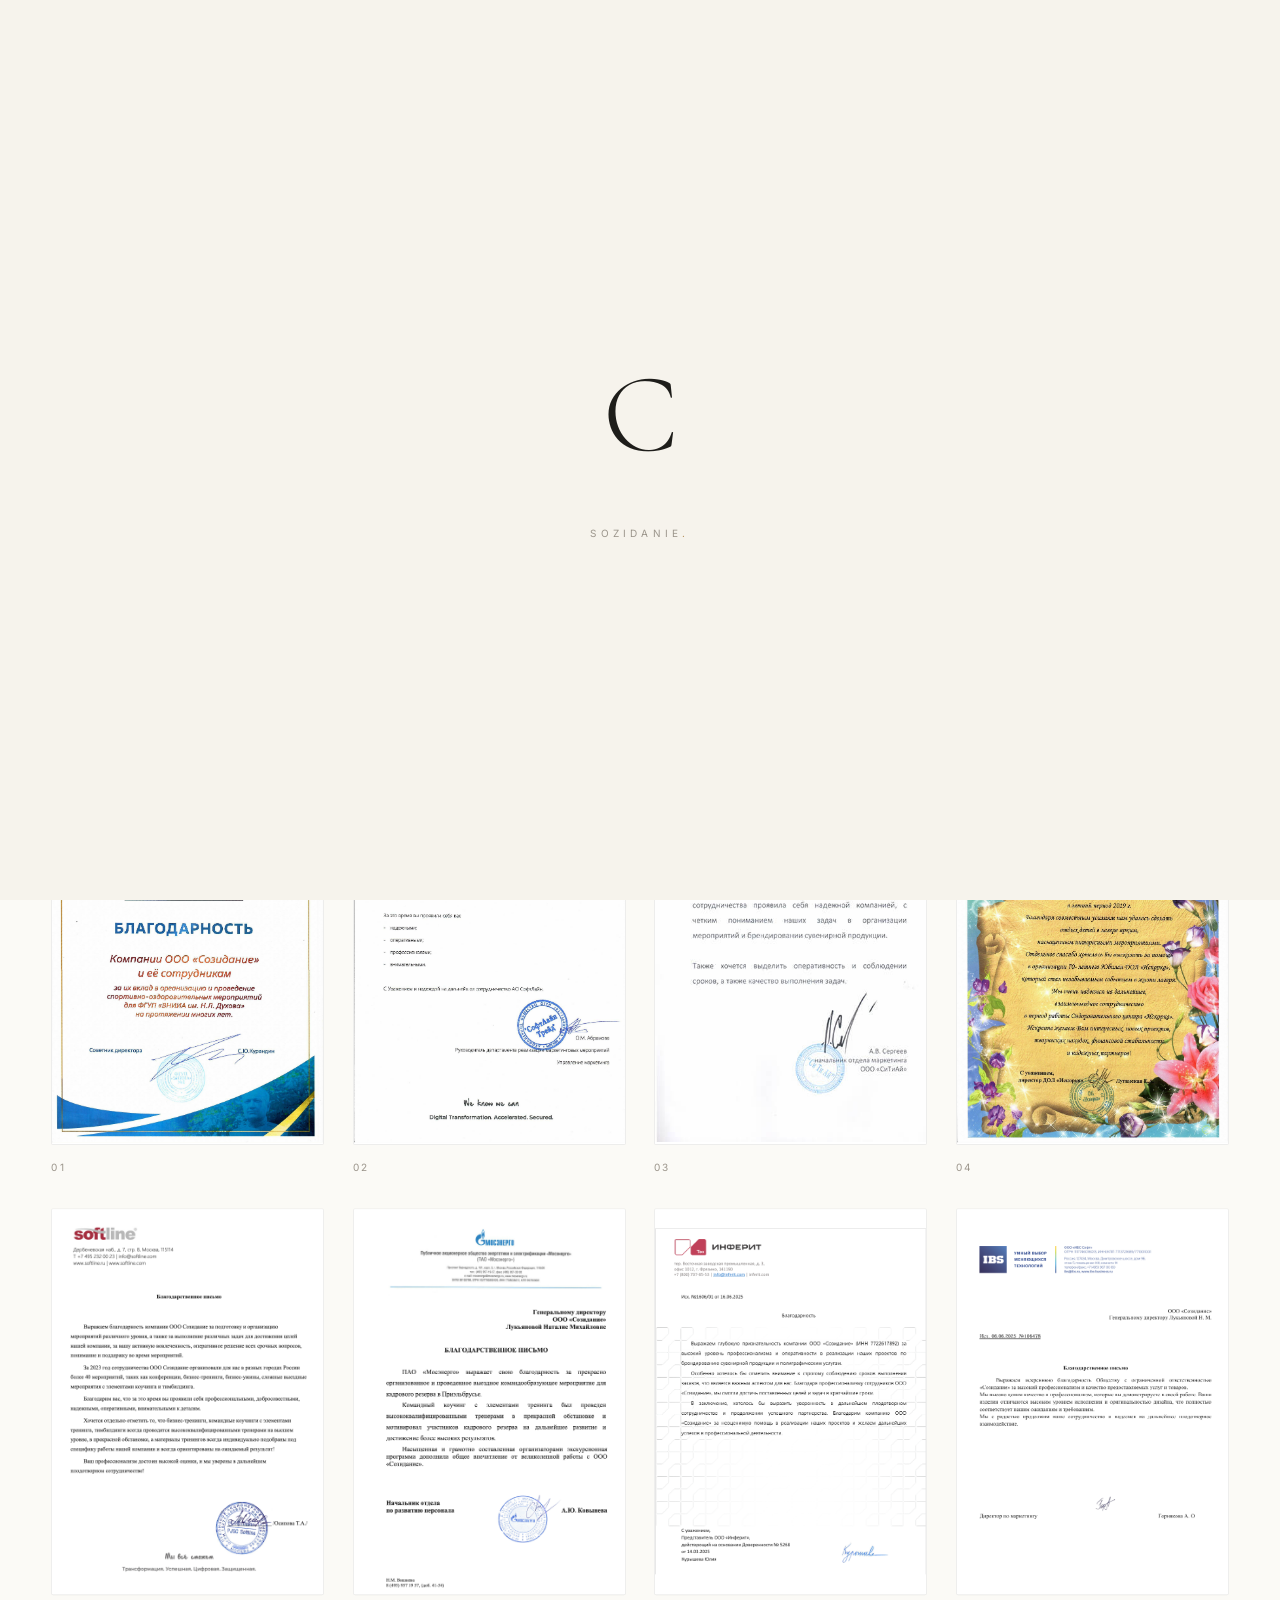
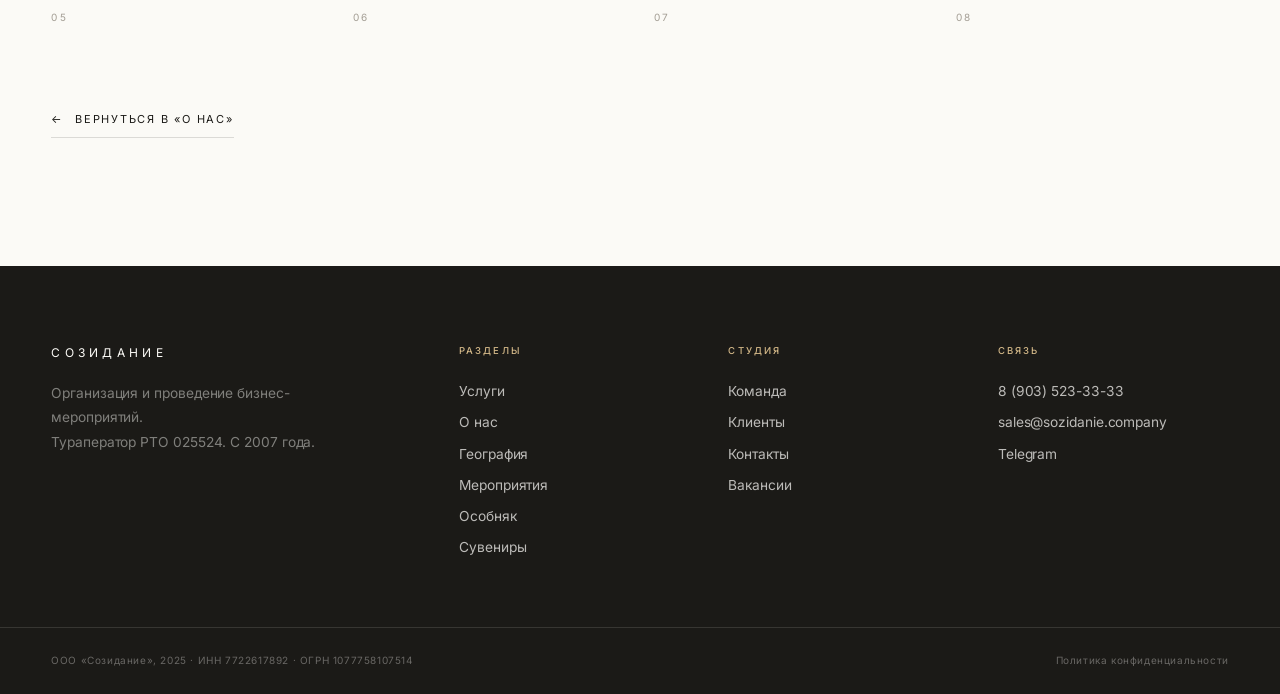
<file: letter.html>
<!DOCTYPE html>
<html lang="ru">
<head>
<meta charset="UTF-8">
<meta name="viewport" content="width=device-width, initial-scale=1">
<title>Благодарственные письма — Созидание</title>
<meta name="description" content="Благодарственные письма и благодарности от заказчиков, партнёров и участников мероприятий компании «Созидание».">
<link rel="preconnect" href="https://fonts.googleapis.com">
<link rel="preconnect" href="https://fonts.gstatic.com" crossorigin>
<link href="https://fonts.googleapis.com/css2?family=Cormorant+Garamond:ital,wght@0,300;0,400;0,500;1,300;1,400&family=Inter:wght@300;400;500&display=swap" rel="stylesheet">
<link rel="stylesheet" href="styles.css?v=1110">
</head>
<body>

<div class="grain"></div>
<div class="cursor" id="cursor"><span class="cursor__label"></span></div>
<div class="loader" id="loader">
  <div class="loader__inner">
    <div class="loader__mark">С</div>
    <div class="loader__line"><i></i></div>
    <div class="loader__word">sozidanie<span>.</span></div>
  </div>
</div>

<header class="nav" id="nav">
  <a class="nav__logo" href="#top" aria-label="Созидание">
    <span class="nav__mark">СОЗИДАНИЕ</span>
    <span class="nav__since">с 2007</span>
  </a>
  <nav class="nav__menu">
    <a href="index.html#services">Услуги</a>
    <a href="index.html#about">О нас</a>
    <a href="index.html#geo">География</a>
    <a href="index.html#work">Мероприятия</a>
    <a href="https://osobnyak13.ru/" target="_blank" rel="noopener">Особняк</a>
    <a href="souvenirs.html">Сувениры</a>
    <a href="index.html#team">Команда</a>
    <a href="index.html#contacts">Контакты</a>
  </nav>
  <a class="btn btn--ghost nav__cta" href="index.html#contacts" data-cursor="Смета">
    <span>Расчёт за 24 часа</span>
  </a>
  <button class="burger" id="burger" aria-label="Меню"><i></i><i></i></button>
</header>

<div class="mmenu" id="mmenu">
  <div class="mmenu__inner">
    <a href="index.html#services"><span>01</span>Услуги</a>
    <a href="index.html#about"><span>02</span>О нас</a>
    <a href="index.html#geo"><span>03</span>География</a>
    <a href="index.html#dubai"><span>04</span>Бизнес-выезды</a>
    <a href="index.html#work"><span>05</span>Мероприятия</a>
    <a href="https://osobnyak13.ru/" target="_blank" rel="noopener"><span>06</span>Особняк</a>
    <a href="souvenirs.html"><span>07</span>Сувениры</a>
    <a href="index.html#team"><span>08</span>Команда</a>
    <a href="index.html#clients"><span>09</span>Клиенты</a>
    <a href="index.html#contacts"><span>10</span>Контакты</a>
  </div>
  <div class="mmenu__foot">
    <a href="tel:+79035233333">8 (903) 523-33-33</a>
    <a href="mailto:sales@sozidanie.company">sales@sozidanie.company</a>
  </div>
</div>

<main id="top">

  <!-- ============ ЗАГОЛОВОК СТРАНИЦЫ ============ -->
  <section class="pagehead" data-theme="dark">
    <div class="shell">
      <div class="sectlabel sectlabel--light">
        <span>(01)</span><span class="rule"></span><span>[ Благодарственные письма ]</span>
      </div>
      <h1 class="h-xl h-xl--light" data-split>Нам говорят<br><em>спасибо</em></h1>
      <p class="lead lead--light pagehead__lead" data-anim="fade">
        Письма и благодарности от заказчиков, партнёров и&nbsp;участников наших мероприятий.
        Восемь документов&nbsp;— от&nbsp;первого слова до&nbsp;подписи.
      </p>
      <a class="linkline linkline--light pagehead__back" href="#letters"><span class="arr">↓</span>Смотреть письма</a>
    </div>
  </section>

  <!-- ============ ПИСЬМА ============ -->
  <section class="letters" id="letters">
    <div class="shell">
      <div class="letters__grid">

        <figure class="letter" data-anim="fade">
          <button class="letter__btn" type="button" data-cursor="Открыть" aria-label="Открыть письмо 1">
            <img src="img/letters/letter-01.jpg" alt="Благодарственное письмо №1" loading="lazy">
          </button>
          <figcaption class="letter__n">01</figcaption>
        </figure>

        <figure class="letter" data-anim="fade">
          <button class="letter__btn" type="button" data-cursor="Открыть" aria-label="Открыть письмо 2">
            <img src="img/letters/letter-02.jpg" alt="Благодарственное письмо №2" loading="lazy">
          </button>
          <figcaption class="letter__n">02</figcaption>
        </figure>

        <figure class="letter" data-anim="fade">
          <button class="letter__btn" type="button" data-cursor="Открыть" aria-label="Открыть письмо 3">
            <img src="img/letters/letter-03.jpeg" alt="Благодарственное письмо №3" loading="lazy">
          </button>
          <figcaption class="letter__n">03</figcaption>
        </figure>

        <figure class="letter" data-anim="fade">
          <button class="letter__btn" type="button" data-cursor="Открыть" aria-label="Открыть письмо 4">
            <img src="img/letters/letter-04.jpg" alt="Благодарственное письмо №4" loading="lazy">
          </button>
          <figcaption class="letter__n">04</figcaption>
        </figure>

        <figure class="letter" data-anim="fade">
          <button class="letter__btn" type="button" data-cursor="Открыть" aria-label="Открыть письмо 5">
            <img src="img/letters/letter-05.png" alt="Благодарственное письмо №5" loading="lazy">
          </button>
          <figcaption class="letter__n">05</figcaption>
        </figure>

        <figure class="letter" data-anim="fade">
          <button class="letter__btn" type="button" data-cursor="Открыть" aria-label="Открыть письмо 6">
            <img src="img/letters/letter-06.png" alt="Благодарственное письмо №6" loading="lazy">
          </button>
          <figcaption class="letter__n">06</figcaption>
        </figure>

        <figure class="letter" data-anim="fade">
          <button class="letter__btn" type="button" data-cursor="Открыть" aria-label="Открыть письмо 7">
            <img src="img/letters/letter-07.png" alt="Благодарственное письмо №7" loading="lazy">
          </button>
          <figcaption class="letter__n">07</figcaption>
        </figure>

        <figure class="letter" data-anim="fade">
          <button class="letter__btn" type="button" data-cursor="Открыть" aria-label="Открыть письмо 8">
            <img src="img/letters/letter-08.png" alt="Благодарственное письмо №8" loading="lazy">
          </button>
          <figcaption class="letter__n">08</figcaption>
        </figure>

      </div>

      <a class="linkline letters__back" href="index.html#about"><span class="arr">←</span>Вернуться в «О нас»</a>
    </div>
  </section>

</main>

<footer class="foot">
  <div class="shell foot__grid">
    <div>
      <div class="foot__brand">СОЗИДАНИЕ</div>
      <p class="foot__about">Организация и&nbsp;проведение бизнес-мероприятий.<br>
      Тураператор РТО&nbsp;025524. С&nbsp;2007 года.</p>
    </div>
    <div>
      <h5>Разделы</h5>
      <a href="index.html#services">Услуги</a>
      <a href="index.html#about">О нас</a>
      <a href="index.html#geo">География</a>
      <a href="index.html#work">Мероприятия</a>
      <a href="https://osobnyak13.ru/" target="_blank" rel="noopener">Особняк</a>
      <a href="souvenirs.html">Сувениры</a>
    </div>
    <div>
      <h5>Студия</h5>
      <a href="index.html#team">Команда</a>
      <a href="index.html#clients">Клиенты</a>
      <a href="index.html#contacts">Контакты</a>
      <a href="index.html#contacts">Вакансии</a>
    </div>
    <div>
      <h5>Связь</h5>
      <a href="tel:+79035233333">8 (903) 523-33-33</a>
      <a href="mailto:sales@sozidanie.company">sales@sozidanie.company</a>
      <a href="https://t.me/AllMice" target="_blank" rel="noopener">Telegram</a>
    </div>
  </div>
  <div class="shell foot__bottom">
    <span>ООО «Созидание», 2025 · ИНН 7722617892 · ОГРН 1077758107514</span>
    <span>Политика конфиденциальности</span>
  </div>
</footer>

<div class="lightbox" id="lightbox" aria-hidden="true" role="dialog" aria-label="Просмотр письма">
  <button class="lightbox__btn lightbox__close" type="button" aria-label="Закрыть">✕</button>
  <button class="lightbox__btn lightbox__btn--prev" type="button" aria-label="Предыдущее письмо">←</button>
  <img class="lightbox__img" id="lightboxImg" alt="">
  <button class="lightbox__btn lightbox__btn--next" type="button" aria-label="Следующее письмо">→</button>
  <div class="lightbox__count" id="lightboxCount"></div>
</div>

<script src="vendor/gsap.min.js"></script>
<script src="vendor/ScrollTrigger.min.js"></script>
<script src="vendor/lenis.min.js"></script>
<script src="app.js?v=0925"></script>
</body>
</html>
</file>
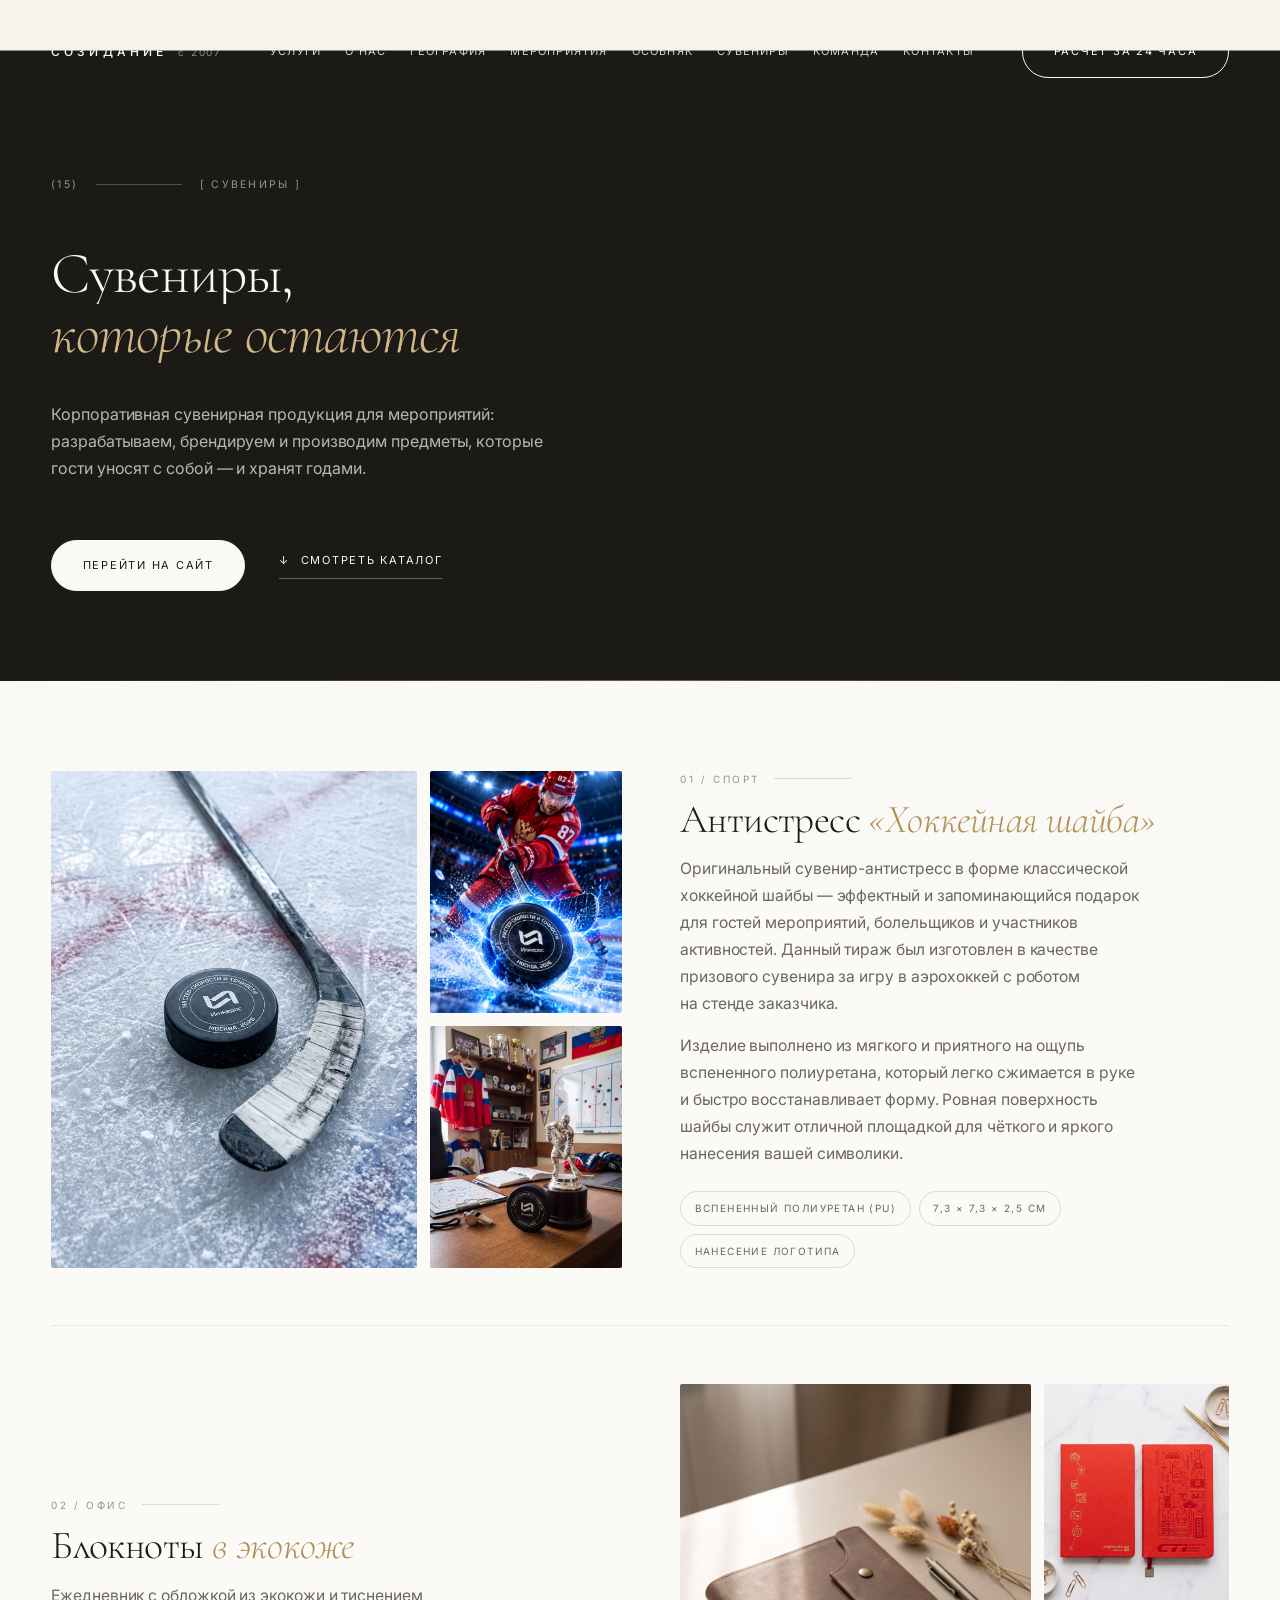
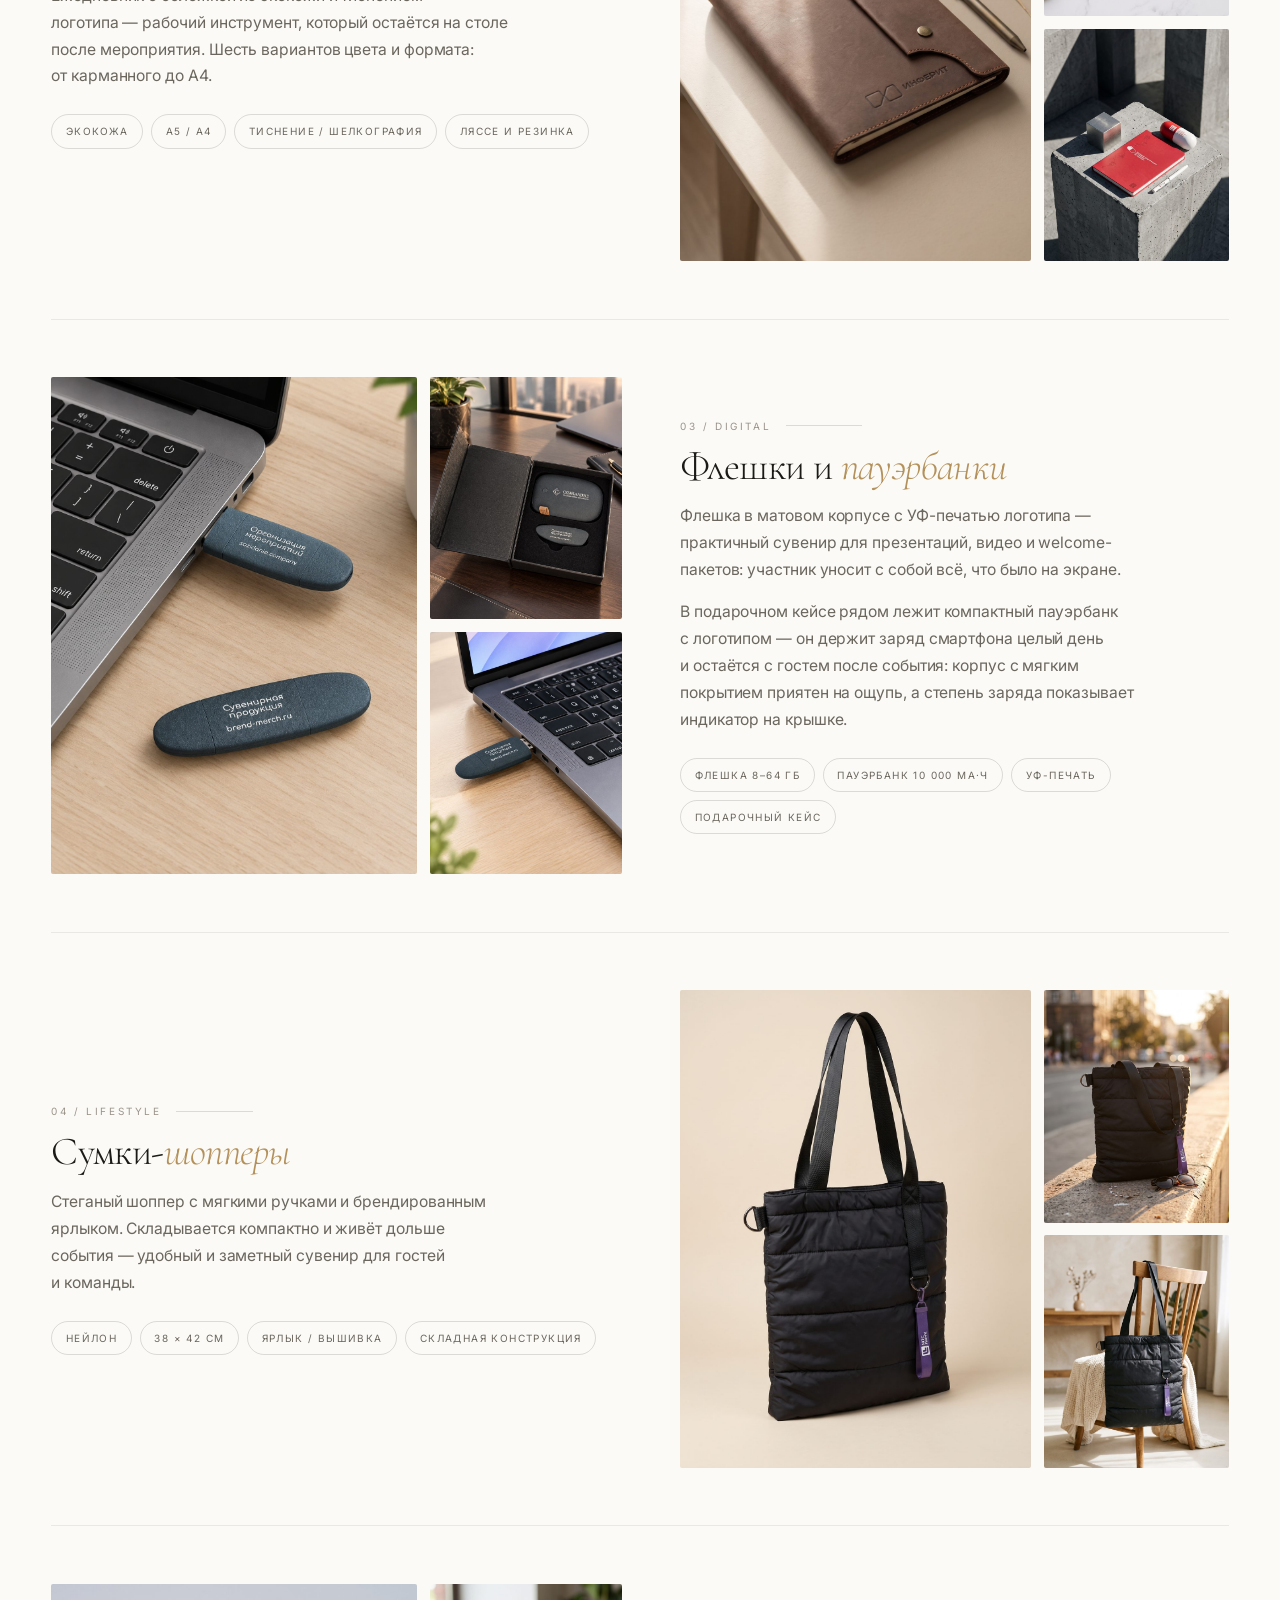
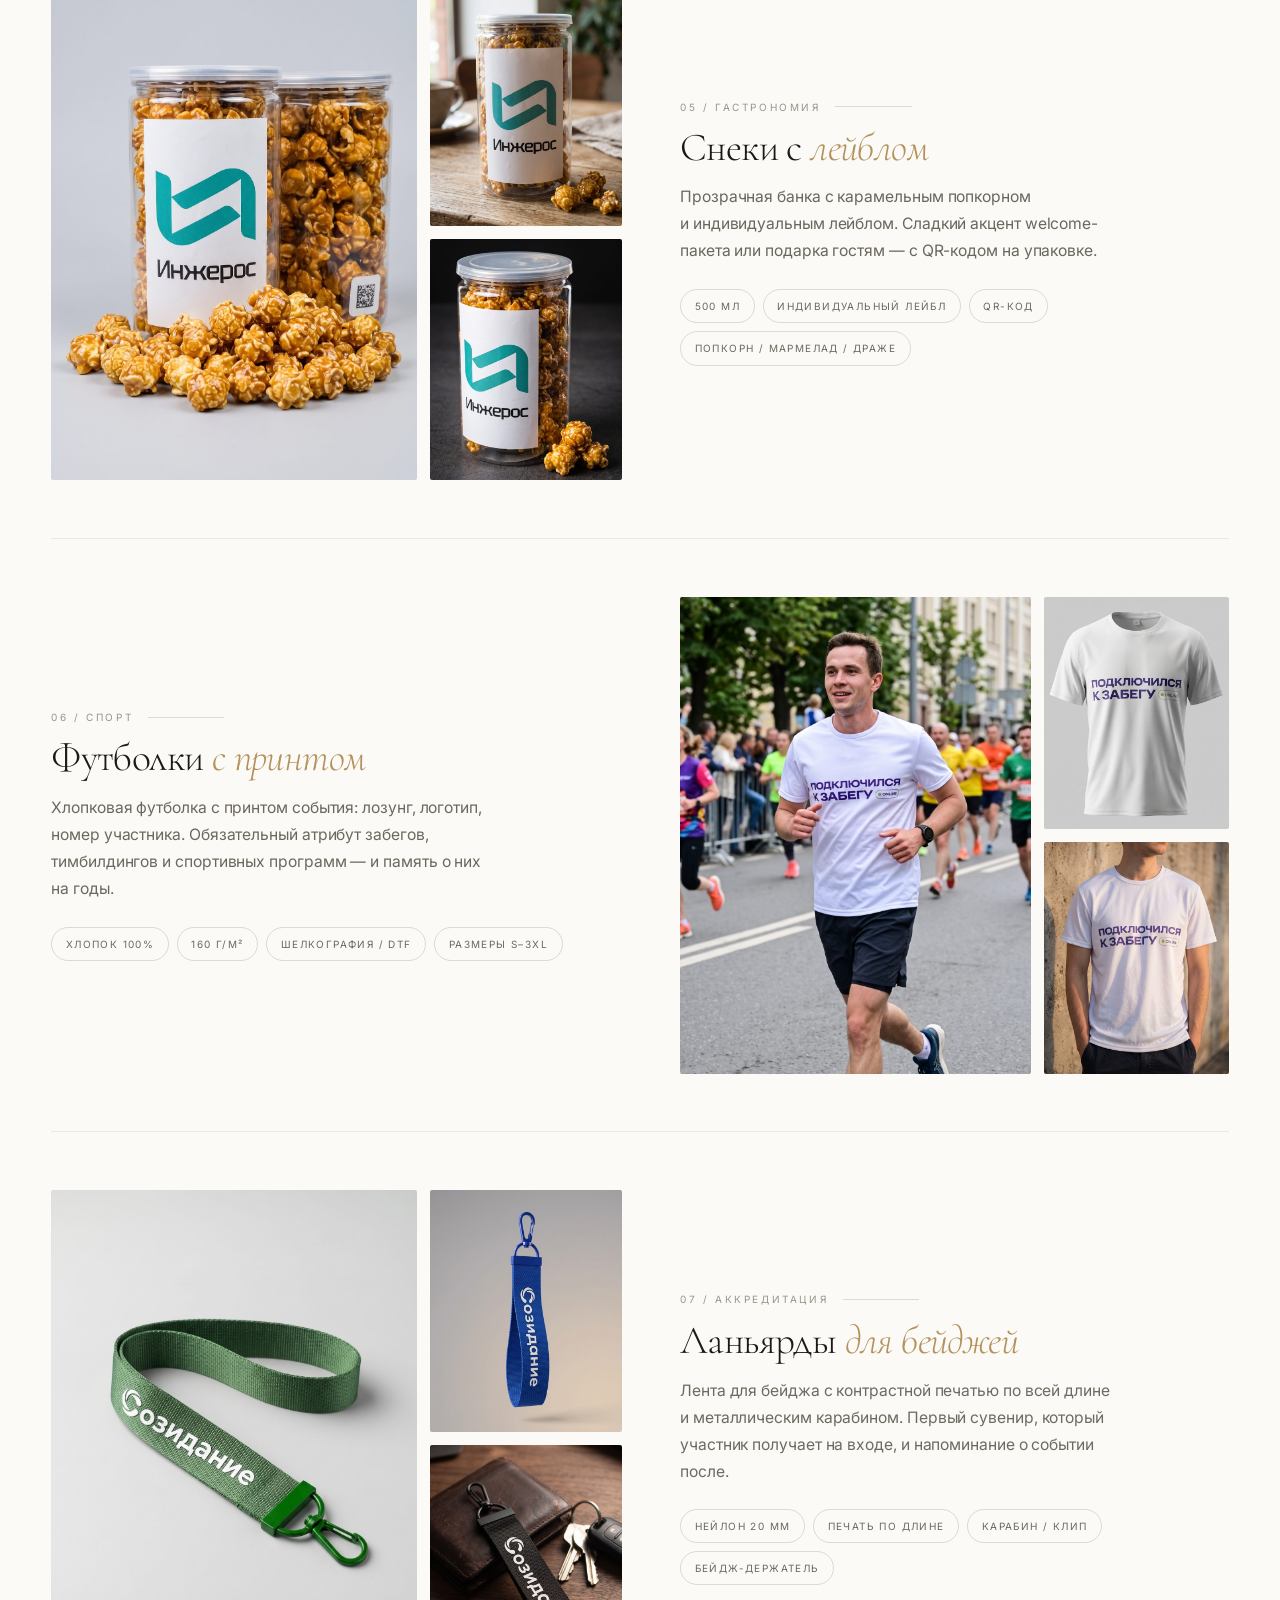
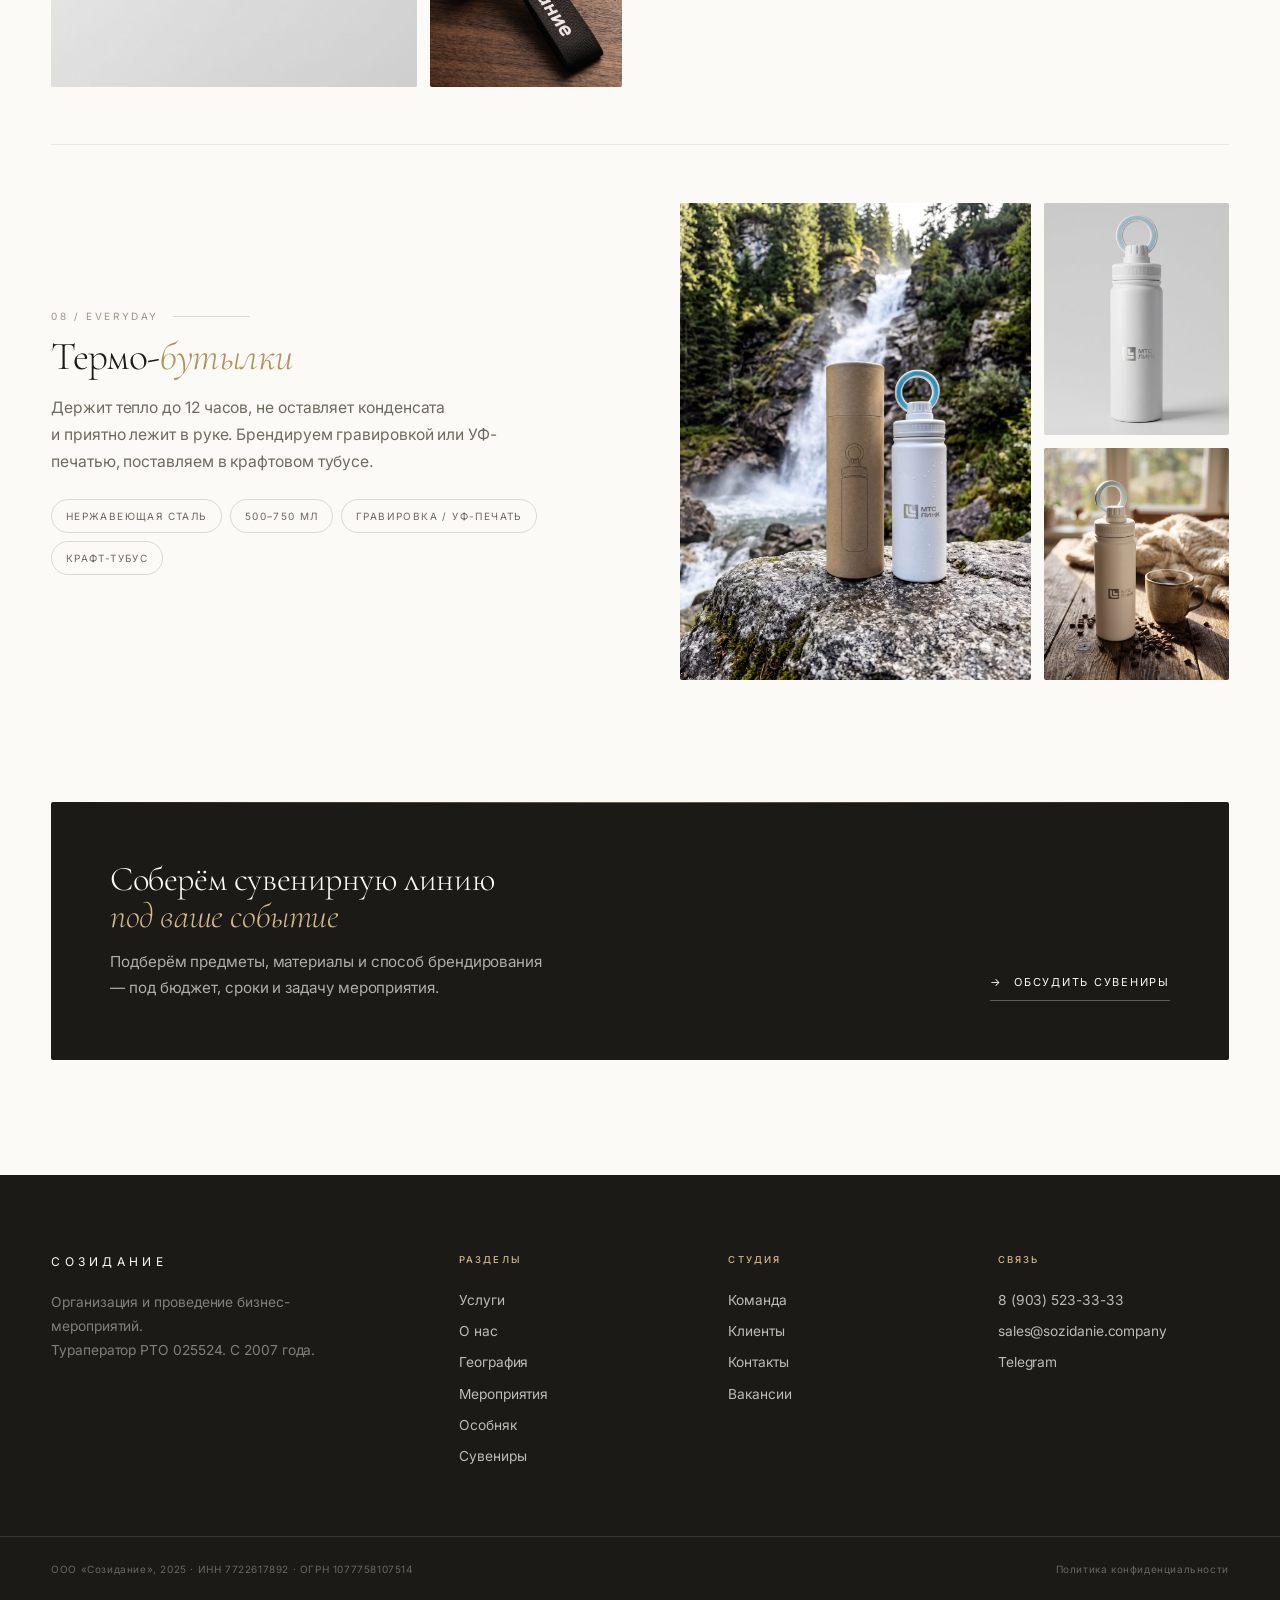
<file: souvenirs.html>
<!DOCTYPE html>
<html lang="ru">
<head>
<meta charset="UTF-8">
<meta name="viewport" content="width=device-width, initial-scale=1">
<title>Сувениры — Созидание</title>
<meta name="description" content="Корпоративная сувенирная продукция для мероприятий: шайбы-антистресс, блокноты, флешки и пауэрбанки, шопперы, снеки, футболки, ланьярды и термобутылки с брендированием.">
<link rel="preconnect" href="https://fonts.googleapis.com">
<link rel="preconnect" href="https://fonts.gstatic.com" crossorigin>
<link href="https://fonts.googleapis.com/css2?family=Cormorant+Garamond:ital,wght@0,300;0,400;0,500;1,300;1,400&family=Inter:wght@300;400;500&display=swap" rel="stylesheet">
<link rel="stylesheet" href="styles.css?v=1110">
</head>
<body>

<div class="grain"></div>
<div class="cursor" id="cursor"><span class="cursor__label"></span></div>
<div class="loader" id="loader">
  <div class="loader__inner">
    <div class="loader__mark">С</div>
    <div class="loader__line"><i></i></div>
    <div class="loader__word">sozidanie<span>.</span></div>
  </div>
</div>

<header class="nav" id="nav">
  <a class="nav__logo" href="index.html" aria-label="Созидание">
    <span class="nav__mark">СОЗИДАНИЕ</span>
    <span class="nav__since">с 2007</span>
  </a>
  <nav class="nav__menu">
    <a href="index.html#services">Услуги</a>
    <a href="index.html#about">О нас</a>
    <a href="index.html#geo">География</a>
    <a href="index.html#work">Мероприятия</a>
    <a href="https://osobnyak13.ru/" target="_blank" rel="noopener">Особняк</a>
    <a href="souvenirs.html" aria-current="page">Сувениры</a>
    <a href="index.html#team">Команда</a>
    <a href="index.html#contacts">Контакты</a>
  </nav>
  <a class="btn btn--ghost nav__cta" href="index.html#contacts" data-cursor="Смета">
    <span>Расчёт за 24 часа</span>
  </a>
  <button class="burger" id="burger" aria-label="Меню"><i></i><i></i></button>
</header>

<div class="mmenu" id="mmenu">
  <div class="mmenu__inner">
    <a href="index.html#services"><span>01</span>Услуги</a>
    <a href="index.html#about"><span>02</span>О нас</a>
    <a href="index.html#geo"><span>03</span>География</a>
    <a href="index.html#dubai"><span>04</span>Бизнес-выезды</a>
    <a href="index.html#work"><span>05</span>Мероприятия</a>
    <a href="https://osobnyak13.ru/" target="_blank" rel="noopener"><span>06</span>Особняк</a>
    <a href="souvenirs.html"><span>07</span>Сувениры</a>
    <a href="index.html#team"><span>08</span>Команда</a>
    <a href="index.html#clients"><span>09</span>Клиенты</a>
    <a href="index.html#contacts"><span>10</span>Контакты</a>
  </div>
  <div class="mmenu__foot">
    <a href="tel:+79035233333">8 (903) 523-33-33</a>
    <a href="mailto:sales@sozidanie.company">sales@sozidanie.company</a>
  </div>
</div>

<main id="top">

  <!-- ============ ЗАГОЛОВОК СТРАНИЦЫ ============ -->
  <section class="pagehead" data-theme="dark">
    <div class="shell">
      <div class="sectlabel sectlabel--light">
        <span>(15)</span><span class="rule"></span><span>[ Сувениры ]</span>
      </div>
      <h1 class="h-xl h-xl--light" data-split>Сувениры,<br><em>которые остаются</em></h1>
      <p class="lead lead--light pagehead__lead" data-anim="fade">
        Корпоративная сувенирная продукция для&nbsp;мероприятий: разрабатываем, брендируем
        и&nbsp;производим предметы, которые гости уносят с&nbsp;собой&nbsp;— и&nbsp;хранят годами.
      </p>
      <div class="pagehead__actions">
        <a class="btn btn--light" href="https://brend-merch.ru/" target="_blank" rel="noopener" data-cursor="Перейти"><span>Перейти на сайт</span></a>
        <a class="linkline linkline--light pagehead__back" href="#souvenirs"><span class="arr">↓</span>Смотреть каталог</a>
      </div>
    </div>
  </section>

  <!-- ============ КАТАЛОГ ============ -->
  <section class="souvenirs" id="souvenirs">
    <div class="shell">

      <article class="souv">
        <div class="souv__media">
          <figure class="souv__shot souv__shot--main">
            <img src="img/souvenirs/puck-2.jpg" alt="Хоккейная шайба с брендированием события" loading="lazy">
          </figure>
          <figure class="souv__shot">
            <img src="img/souvenirs/puck-1.jpg" alt="Шайба на льду во время матча" loading="lazy">
          </figure>
          <figure class="souv__shot">
            <img src="img/souvenirs/puck-3.jpg" alt="Шайба в спортивной экспозиции" loading="lazy">
          </figure>
        </div>
        <div class="souv__body">
          <div class="souv__num"><span>01 / Спорт</span></div>
          <h2 class="souv__name">Антистресс <em>«Хоккейная шайба»</em></h2>
          <p class="souv__desc" data-anim="fade">
            Оригинальный сувенир-антистресс в&nbsp;форме классической хоккейной шайбы&nbsp;—
            эффектный и&nbsp;запоминающийся подарок для&nbsp;гостей мероприятий, болельщиков
            и&nbsp;участников активностей. Данный тираж был изготовлен в&nbsp;качестве призового
            сувенира за&nbsp;игру в&nbsp;аэрохоккей с&nbsp;роботом на&nbsp;стенде заказчика.
          </p>
          <p class="souv__desc" data-anim="fade">
            Изделие выполнено из&nbsp;мягкого и&nbsp;приятного на&nbsp;ощупь вспененного
            полиуретана, который легко сжимается в&nbsp;руке и&nbsp;быстро восстанавливает форму.
            Ровная поверхность шайбы служит отличной площадкой для&nbsp;чёткого и&nbsp;яркого
            нанесения вашей символики.
          </p>
          <ul class="souv__specs">
            <li>Вспененный полиуретан (PU)</li><li>7,3 × 7,3 × 2,5 см</li><li>Нанесение логотипа</li>
          </ul>
        </div>
      </article>

      <article class="souv souv--rev">
        <div class="souv__media">
          <figure class="souv__shot souv__shot--main">
            <img src="img/souvenirs/notebook-1.jpg" alt="Блокнот в обложке из экокожи с тиснением логотипа" loading="lazy">
          </figure>
          <figure class="souv__shot">
            <img src="img/souvenirs/notebook-2.jpg" alt="Блокнот другого цвета — вариант" loading="lazy">
          </figure>
          <figure class="souv__shot">
            <img src="img/souvenirs/notebook-3.jpg" alt="Блокнот крупным планом" loading="lazy">
          </figure>
        </div>
        <div class="souv__body">
          <div class="souv__num"><span>02 / Офис</span></div>
          <h2 class="souv__name">Блокноты <em>в экокоже</em></h2>
          <p class="souv__desc" data-anim="fade">
            Ежедневник с&nbsp;обложкой из&nbsp;экокожи и&nbsp;тиснением логотипа&nbsp;— рабочий
            инструмент, который остаётся на&nbsp;столе после мероприятия. Шесть вариантов цвета
            и&nbsp;формата: от&nbsp;карманного до&nbsp;А4.
          </p>
          <ul class="souv__specs">
            <li>Экокожа</li><li>A5 / A4</li><li>Тиснение / шелкография</li><li>Ляссе и резинка</li>
          </ul>
        </div>
      </article>

      <article class="souv">
        <div class="souv__media">
          <figure class="souv__shot souv__shot--main">
            <img src="img/souvenirs/flash-1.jpg" alt="USB-флешки с печатью логотипа" loading="lazy">
          </figure>
          <figure class="souv__shot">
            <img src="img/souvenirs/flash-2.jpg" alt="Флешка с брендированием — вариант" loading="lazy">
          </figure>
          <figure class="souv__shot">
            <img src="img/souvenirs/flash-3.jpg" alt="Флешка в упаковке" loading="lazy">
          </figure>
        </div>
        <div class="souv__body">
          <div class="souv__num"><span>03 / Digital</span></div>
          <h2 class="souv__name">Флешки и <em>пауэрбанки</em></h2>
          <p class="souv__desc" data-anim="fade">
            Флешка в&nbsp;матовом корпусе с&nbsp;УФ-печатью логотипа&nbsp;— практичный сувенир
            для&nbsp;презентаций, видео и&nbsp;welcome-пакетов: участник уносит с&nbsp;собой
            всё, что было на&nbsp;экране.
          </p>
          <p class="souv__desc" data-anim="fade">
            В&nbsp;подарочном кейсе рядом лежит компактный пауэрбанк с&nbsp;логотипом&nbsp;—
            он держит заряд смартфона целый день и&nbsp;остаётся с&nbsp;гостем после события:
            корпус с&nbsp;мягким покрытием приятен на&nbsp;ощупь, а&nbsp;степень заряда
            показывает индикатор на&nbsp;крышке.
          </p>
          <ul class="souv__specs">
            <li>Флешка 8–64 ГБ</li><li>Пауэрбанк 10 000 мА·ч</li><li>УФ-печать</li><li>Подарочный кейс</li>
          </ul>
        </div>
      </article>

      <article class="souv souv--rev">
        <div class="souv__media">
          <figure class="souv__shot souv__shot--main">
            <img src="img/souvenirs/bag-1.jpg" alt="Стеганый шоппер с брендированным ярлыком" loading="lazy">
          </figure>
          <figure class="souv__shot">
            <img src="img/souvenirs/bag-2.jpg" alt="Шоппер — деталь брендирования" loading="lazy">
          </figure>
          <figure class="souv__shot">
            <img src="img/souvenirs/bag-3.jpg" alt="Шоппер в сложенном виде" loading="lazy">
          </figure>
        </div>
        <div class="souv__body">
          <div class="souv__num"><span>04 / Lifestyle</span></div>
          <h2 class="souv__name">Сумки-<em>шопперы</em></h2>
          <p class="souv__desc" data-anim="fade">
            Стеганый шоппер с&nbsp;мягкими ручками и&nbsp;брендированным ярлыком. Складывается
            компактно и&nbsp;живёт дольше события&nbsp;— удобный и&nbsp;заметный сувенир
            для&nbsp;гостей и&nbsp;команды.
          </p>
          <ul class="souv__specs">
            <li>Нейлон</li><li>38 × 42 см</li><li>Ярлык / вышивка</li><li>Складная конструкция</li>
          </ul>
        </div>
      </article>

      <article class="souv">
        <div class="souv__media">
          <figure class="souv__shot souv__shot--main">
            <img src="img/souvenirs/jar-1.jpg" alt="Банка карамельного попкорна с фирменным лейблом" loading="lazy">
          </figure>
          <figure class="souv__shot">
            <img src="img/souvenirs/jar-2.jpg" alt="Снеки с индивидуальным лейблом" loading="lazy">
          </figure>
          <figure class="souv__shot">
            <img src="img/souvenirs/jar-3.jpg" alt="Банка со снеками — вариант оформления" loading="lazy">
          </figure>
        </div>
        <div class="souv__body">
          <div class="souv__num"><span>05 / Гастрономия</span></div>
          <h2 class="souv__name">Снеки с <em>лейблом</em></h2>
          <p class="souv__desc" data-anim="fade">
            Прозрачная банка с&nbsp;карамельным попкорном и&nbsp;индивидуальным лейблом.
            Сладкий акцент welcome-пакета или подарка гостям&nbsp;— с&nbsp;QR-кодом
            на&nbsp;упаковке.
          </p>
          <ul class="souv__specs">
            <li>500 мл</li><li>Индивидуальный лейбл</li><li>QR-код</li><li>Попкорн / мармелад / драже</li>
          </ul>
        </div>
      </article>

      <article class="souv souv--rev">
        <div class="souv__media">
          <figure class="souv__shot souv__shot--main">
            <img src="img/souvenirs/tee-1.jpg" alt="Белая футболка с принтом события" loading="lazy">
          </figure>
          <figure class="souv__shot">
            <img src="img/souvenirs/tee-2.jpg" alt="Футболка с принтом — деталь" loading="lazy">
          </figure>
          <figure class="souv__shot">
            <img src="img/souvenirs/tee-3.jpg" alt="Футболка с логотипом события" loading="lazy">
          </figure>
        </div>
        <div class="souv__body">
          <div class="souv__num"><span>06 / Спорт</span></div>
          <h2 class="souv__name">Футболки <em>с принтом</em></h2>
          <p class="souv__desc" data-anim="fade">
            Хлопковая футболка с&nbsp;принтом события: лозунг, логотип, номер участника.
            Обязательный атрибут забегов, тимбилдингов и&nbsp;спортивных программ&nbsp;—
            и&nbsp;память о&nbsp;них на&nbsp;годы.
          </p>
          <ul class="souv__specs">
            <li>Хлопок 100%</li><li>160 г/м²</li><li>Шелкография / DTF</li><li>Размеры S–3XL</li>
          </ul>
        </div>
      </article>

      <article class="souv">
        <div class="souv__media">
          <figure class="souv__shot souv__shot--main">
            <img src="img/souvenirs/lanyard-1.jpg" alt="Ланьярд с печатью для бейджа" loading="lazy">
          </figure>
          <figure class="souv__shot">
            <img src="img/souvenirs/lanyard-2.jpg" alt="Ланьярд — деталь крепления" loading="lazy">
          </figure>
          <figure class="souv__shot">
            <img src="img/souvenirs/lanyard-3.jpg" alt="Ланьярд с бейджем" loading="lazy">
          </figure>
        </div>
        <div class="souv__body">
          <div class="souv__num"><span>07 / Аккредитация</span></div>
          <h2 class="souv__name">Ланьярды <em>для бейджей</em></h2>
          <p class="souv__desc" data-anim="fade">
            Лента для&nbsp;бейджа с&nbsp;контрастной печатью по&nbsp;всей длине и&nbsp;металлическим
            карабином. Первый сувенир, который участник получает на&nbsp;входе, и&nbsp;напоминание
            о&nbsp;событии после.
          </p>
          <ul class="souv__specs">
            <li>Нейлон 20 мм</li><li>Печать по длине</li><li>Карабин / клип</li><li>Бейдж-держатель</li>
          </ul>
        </div>
      </article>

      <article class="souv souv--rev">
        <div class="souv__media">
          <figure class="souv__shot souv__shot--main">
            <img src="img/souvenirs/thermos-1.jpg" alt="Термобутылка с логотипом в крафтовом тубусе" loading="lazy">
          </figure>
          <figure class="souv__shot">
            <img src="img/souvenirs/thermos-2.jpg" alt="Термобутылка — деталь" loading="lazy">
          </figure>
          <figure class="souv__shot">
            <img src="img/souvenirs/thermos-3.jpg" alt="Термобутылка с брендированием" loading="lazy">
          </figure>
        </div>
        <div class="souv__body">
          <div class="souv__num"><span>08 / Everyday</span></div>
          <h2 class="souv__name">Термо-<em>бутылки</em></h2>
          <p class="souv__desc" data-anim="fade">
            Держит тепло до&nbsp;12&nbsp;часов, не&nbsp;оставляет конденсата и&nbsp;приятно лежит
            в&nbsp;руке. Брендируем гравировкой или УФ-печатью, поставляем в&nbsp;крафтовом тубусе.
          </p>
          <ul class="souv__specs">
            <li>Нержавеющая сталь</li><li>500–750 мл</li><li>Гравировка / УФ-печать</li><li>Крафт-тубус</li>
          </ul>
        </div>
      </article>

      <div class="souvenirs__cta">
        <div>
          <h2>Соберём сувенирную линию<br><em>под ваше событие</em></h2>
          <p>Подберём предметы, материалы и способ брендирования — под бюджет,
          сроки и задачу мероприятия.</p>
        </div>
        <a class="linkline linkline--light" href="index.html#contacts"><span class="arr">→</span>Обсудить сувениры</a>
      </div>

    </div>
  </section>

</main>

<footer class="foot">
  <div class="shell foot__grid">
    <div>
      <div class="foot__brand">СОЗИДАНИЕ</div>
      <p class="foot__about">Организация и&nbsp;проведение бизнес-мероприятий.<br>
      Тураператор РТО&nbsp;025524. С&nbsp;2007 года.</p>
    </div>
    <div>
      <h5>Разделы</h5>
      <a href="index.html#services">Услуги</a>
      <a href="index.html#about">О нас</a>
      <a href="index.html#geo">География</a>
      <a href="index.html#work">Мероприятия</a>
      <a href="https://osobnyak13.ru/" target="_blank" rel="noopener">Особняк</a>
      <a href="souvenirs.html">Сувениры</a>
    </div>
    <div>
      <h5>Студия</h5>
      <a href="index.html#team">Команда</a>
      <a href="index.html#clients">Клиенты</a>
      <a href="index.html#contacts">Контакты</a>
      <a href="index.html#contacts">Вакансии</a>
    </div>
    <div>
      <h5>Связь</h5>
      <a href="tel:+79035233333">8 (903) 523-33-33</a>
      <a href="mailto:sales@sozidanie.company">sales@sozidanie.company</a>
      <a href="https://t.me/AllMice" target="_blank" rel="noopener">Telegram</a>
    </div>
  </div>
  <div class="shell foot__bottom">
    <span>ООО «Созидание», 2025 · ИНН 7722617892 · ОГРН 1077758107514</span>
    <span>Политика конфиденциальности</span>
  </div>
</footer>

<script src="vendor/gsap.min.js"></script>
<script src="vendor/ScrollTrigger.min.js"></script>
<script src="vendor/lenis.min.js"></script>
<script src="app.js?v=0925"></script>
</body>
</html>
</file>
<file: styles.css>
/* ============================================================
   СОЗИДАНИЕ — premium light edition
   ============================================================ */

:root{
  --alabaster:#F6F3EC;
  --ivory:#FBFAF6;
  --paper:#EFEAE0;
  --graphite:#1B1A17;
  --graphite-soft:#2A2825;
  --stone:#6B675E;
  --stone-2:#9A948A;
  --line:rgba(27,26,23,.14);
  --line-soft:rgba(27,26,23,.08);
  --champagne:#B4915B;
  --champagne-soft:#D3B888;
  --ease:cubic-bezier(.22,1,.36,1);
  --pad:clamp(1.25rem,4vw,5.5rem);
  --serif:"Cormorant Garamond",Georgia,serif;
  --sans:"Inter",-apple-system,BlinkMacSystemFont,"Segoe UI",sans-serif;
}

*{margin:0;padding:0;box-sizing:border-box}
html{-webkit-text-size-adjust:100%}
body{
  background:var(--alabaster);
  color:var(--graphite);
  font-family:var(--sans);
  font-weight:400;
  font-size:16px;
  line-height:1.62;
  letter-spacing:-.005em;
  -webkit-font-smoothing:antialiased;
  overflow-x:hidden;
}
body.is-locked{overflow:hidden}
img{display:block;max-width:100%;height:auto}
a{color:inherit;text-decoration:none}
button{font:inherit;color:inherit;background:none;border:0;cursor:pointer}
::selection{background:var(--champagne);color:var(--ivory)}

.shell{width:100%;max-width:1560px;margin:0 auto;padding:0 var(--pad)}
section{position:relative}

/* ---------- texture ---------- */
.grain{
  position:fixed;inset:0;z-index:9000;pointer-events:none;opacity:.032;
  background-image:url("data:image/svg+xml,%3Csvg xmlns='http://www.w3.org/2000/svg' width='200' height='200'%3E%3Cfilter id='n'%3E%3CfeTurbulence type='fractalNoise' baseFrequency='.8' numOctaves='3'/%3E%3C/filter%3E%3Crect width='200' height='200' filter='url(%23n)'/%3E%3C/svg%3E");
  mix-blend-mode:multiply;
}

/* ---------- cursor ---------- */
.cursor{
  position:fixed;top:0;left:0;width:14px;height:14px;border-radius:50%;
  background:var(--graphite);z-index:9500;pointer-events:none;
  transform:translate3d(-100px,-100px,0);
  transition:width .5s var(--ease),height .5s var(--ease),background .4s,opacity .4s;
  mix-blend-mode:normal;display:flex;align-items:center;justify-content:center;
  will-change:transform;
}
.cursor::after{
  content:"";position:absolute;inset:0;border-radius:50%;
  box-shadow:0 0 0 0 rgba(180,145,91,.35);
  transition:box-shadow .6s var(--ease);
}
.cursor.is-hover{width:9px;height:9px;background:var(--champagne)}
.cursor.is-hover::after{box-shadow:0 0 0 14px rgba(180,145,91,.10)}
.cursor.is-label{width:96px;height:96px;background:rgba(27,26,23,.94)}
.cursor.is-label::after{box-shadow:0 0 0 1px rgba(255,255,255,.12)}
.cursor__label{
  font-size:10px;letter-spacing:.16em;text-transform:uppercase;
  color:var(--ivory);opacity:0;transform:scale(.7);
  transition:opacity .35s,transform .45s var(--ease);white-space:nowrap;
}
.cursor.is-label .cursor__label{opacity:1;transform:scale(1)}
@media (hover:none),(max-width:900px){.cursor{display:none}}

/* ---------- loader ---------- */
.loader{
  position:fixed;inset:0;z-index:9800;background:var(--alabaster);
  display:flex;align-items:center;justify-content:center;
}
.loader__inner{text-align:center;position:relative}
.loader__mark{
  font-family:var(--serif);font-size:clamp(4rem,10vw,7rem);line-height:1;
  font-weight:300;color:var(--graphite);opacity:0;
}
.loader__line{width:min(240px,50vw);height:1px;background:var(--line);margin:2.2rem auto 1.1rem;overflow:hidden}
.loader__line i{display:block;height:100%;width:0%;background:var(--graphite)}
.loader__word{
  font-family:var(--sans);font-size:10px;letter-spacing:.42em;
  text-transform:uppercase;color:var(--stone-2);
}
.loader__word span{color:var(--champagne)}
.loader__inner>*{opacity:0}

/* ---------- nav ---------- */
.nav{
  position:fixed;top:0;left:0;right:0;z-index:800;
  display:flex;align-items:center;justify-content:space-between;gap:2rem;
  padding:1.65rem var(--pad);
  transition:padding .5s var(--ease),background .5s,backdrop-filter .5s,border-color .5s;
  border-bottom:1px solid transparent;
  color:var(--ivory);
}
.nav.is-stuck{
  padding:1rem var(--pad);
  background:rgba(246,243,236,.86);
  backdrop-filter:blur(14px) saturate(1.2);
  -webkit-backdrop-filter:blur(14px) saturate(1.2);
  border-bottom-color:var(--line-soft);
  color:var(--graphite);
}
.nav__logo{display:flex;align-items:baseline;gap:.7rem;line-height:1}
.nav__mark{
  font-size:12px;letter-spacing:.34em;font-weight:500;text-transform:uppercase;
}
.nav__since{font-size:10px;letter-spacing:.18em;color:currentColor;opacity:.5}
.nav__menu{display:flex;gap:2.1rem}
.nav__menu a{
  font-size:11.5px;letter-spacing:.14em;text-transform:uppercase;
  position:relative;padding:.35rem 0;opacity:.82;transition:opacity .4s;
}
.nav__menu a::after{
  content:"";position:absolute;left:0;bottom:0;width:100%;height:1px;
  background:currentColor;transform:scaleX(0);transform-origin:right;
  transition:transform .55s var(--ease);
}
.nav__menu a:hover{opacity:1}
.nav__menu a:hover::after{transform:scaleX(1);transform-origin:left}

.btn{
  display:inline-flex;align-items:center;gap:.7rem;
  font-size:11px;letter-spacing:.16em;text-transform:uppercase;
  padding:1rem 1.9rem;border-radius:999px;position:relative;overflow:hidden;
  transition:color .5s var(--ease),border-color .5s;
  white-space:nowrap;
}
.btn span{position:relative;z-index:2}
.btn::before{
  content:"";position:absolute;inset:0;border-radius:999px;
  transform:translateY(101%);transition:transform .62s var(--ease);z-index:1;
}
.btn--ghost{border:1px solid currentColor;color:inherit}
.btn--ghost::before{background:var(--graphite)}
.btn--ghost:hover{color:var(--ivory)!important}
.btn--ghost:hover::before{transform:translateY(0)}
.btn--solid{background:var(--graphite);color:var(--ivory);border:1px solid var(--graphite)}
.btn--solid::before{background:var(--champagne)}
.btn--solid:hover::before{transform:translateY(0)}
/* светлая кнопка для тёмных секций: заливка шампанским на наведении */
.btn--light{background:var(--ivory);color:var(--graphite);border:1px solid var(--ivory)}
.btn--light::before{background:var(--champagne)}
.btn--light:hover{color:var(--graphite);border-color:var(--champagne)}
.btn--light:hover::before{transform:translateY(0)}

.burger{display:none;width:34px;height:34px;position:relative}
.burger i{position:absolute;left:0;width:100%;height:1px;background:currentColor;transition:transform .5s var(--ease),opacity .3s}
.burger i:first-child{top:13px}
.burger i:last-child{top:21px}
.burger.is-open i:first-child{transform:translateY(4px) rotate(45deg)}
.burger.is-open i:last-child{transform:translateY(-4px) rotate(-45deg)}

.mmenu{
  position:fixed;inset:0;z-index:790;background:var(--alabaster);
  display:flex;flex-direction:column;justify-content:flex-start;
  padding:6rem var(--pad) 3rem;
  clip-path:inset(0 0 100% 0);transition:clip-path .85s var(--ease);
  pointer-events:none;
  overflow-y:auto;overscroll-behavior:contain;
  -webkit-overflow-scrolling:touch;
}
.mmenu.is-open{clip-path:inset(0 0 0 0);pointer-events:auto}
.mmenu__inner{display:flex;flex-direction:column;gap:.2rem;margin-block:auto}
.mmenu__inner a{
  font-family:var(--serif);font-weight:300;font-size:clamp(1.7rem,7vw,2.6rem);
  line-height:1.26;display:flex;align-items:baseline;gap:1rem;
  border-bottom:1px solid var(--line-soft);padding:.5rem 0;
  opacity:0;transform:translateY(18px);
  transition:opacity .6s var(--ease),transform .7s var(--ease),color .4s;
}
.mmenu.is-open .mmenu__inner a{opacity:1;transform:none}
.mmenu.is-open .mmenu__inner a:nth-child(1){transition-delay:.12s}
.mmenu.is-open .mmenu__inner a:nth-child(2){transition-delay:.17s}
.mmenu.is-open .mmenu__inner a:nth-child(3){transition-delay:.22s}
.mmenu.is-open .mmenu__inner a:nth-child(4){transition-delay:.27s}
.mmenu.is-open .mmenu__inner a:nth-child(5){transition-delay:.32s}
.mmenu.is-open .mmenu__inner a:nth-child(6){transition-delay:.37s}
.mmenu.is-open .mmenu__inner a:nth-child(7){transition-delay:.42s}
.mmenu.is-open .mmenu__inner a:nth-child(8){transition-delay:.47s}
.mmenu.is-open .mmenu__inner a:nth-child(9){transition-delay:.52s}
.mmenu.is-open .mmenu__inner a:nth-child(10){transition-delay:.57s}
.mmenu__inner span{font-family:var(--sans);font-size:10px;letter-spacing:.2em;color:var(--stone-2)}
.mmenu__foot{
  display:flex;gap:1.6rem;flex-wrap:wrap;margin-top:2.4rem;
  font-size:11px;letter-spacing:.14em;text-transform:uppercase;color:var(--stone);
}
@media (min-width:901px){.mmenu{display:none}}
.nav.is-open{color:var(--graphite);background:transparent;backdrop-filter:none;border-color:transparent}

/* ---------- typography ---------- */
.h-xl{
  font-family:var(--serif);
  font-weight:300;
  font-size:clamp(2.1rem,4.55vw,4.6rem);
  line-height:1.02;
  letter-spacing:-.018em;
}
.h-xl em{font-style:italic;color:var(--champagne);font-weight:300}
.h-xl--light{color:var(--ivory)}
.h-xl--light em{color:var(--champagne-soft)}
.lead{font-size:clamp(1rem,1.16vw,1.16rem);line-height:1.68;max-width:52ch}
.lead--light{color:rgba(251,250,246,.78)}
.muted{color:var(--stone);font-size:.95rem;line-height:1.7}
em{font-style:italic}

.sectlabel{
  display:flex;align-items:center;gap:1.1rem;
  font-size:10.5px;letter-spacing:.22em;text-transform:uppercase;
  color:var(--stone-2);margin-bottom:clamp(2.4rem,5vw,4.4rem);
}
.sectlabel .rule{width:clamp(28px,7vw,86px);height:1px;background:var(--line)}
.sectlabel--light{color:rgba(251,250,246,.55)}
.sectlabel--light .rule{background:rgba(251,250,246,.24)}

.linkline{
  display:inline-flex;align-items:center;gap:.7rem;margin-top:2.2rem;
  font-size:11px;letter-spacing:.16em;text-transform:uppercase;
  padding-bottom:.5rem;border-bottom:1px solid var(--line);
  transition:border-color .5s,gap .5s var(--ease);
}
.linkline .arr{transition:transform .5s var(--ease)}
.linkline:hover{border-color:var(--champagne)}
.linkline:hover .arr{transform:translateX(6px)}
.linkline--light{border-color:rgba(251,250,246,.3);color:var(--ivory)}
.linkline--light:hover{border-color:var(--champagne-soft)}

/* ---------- reveal states ---------- */
[data-anim="fade"]{opacity:0;transform:translateY(26px)}
.line{display:block;overflow:hidden}
.line .w{display:inline-block;will-change:transform}
.split-line{display:inline-block;overflow:hidden;vertical-align:bottom}
.split-line span{display:inline-block;will-change:transform}

/* ============================================================
   HERO
   ============================================================ */
.hero{
  /* --hero-h — высота кадра. Скролл-видео убрано (лягало на ПК), поэтому
     секция ровно на один экран — «взлётной полосы» под скраб больше нет. */
  --hero-h:100svh;
  height:var(--hero-h);
  position:relative;background:var(--graphite);color:var(--ivory);
  padding-bottom:0;
}
/* sticky не работает под overflow:hidden — клип у самого пина */
.hero__pin{position:sticky;top:0;height:var(--hero-h);overflow:hidden;z-index:1}
.hero__media{position:absolute;inset:0;overflow:hidden}
.hero__img{position:absolute;inset:-12% 0}
.hero__img img{
  position:absolute;inset:0;display:block;width:100%;height:100%;
  object-fit:cover;filter:saturate(.92);
}
/* <picture> не создаёт контейнера — иначе height:100% у картинки отваливается */
.hero__picture{display:contents}
/* первый экран с текстом: прижат к низу кадра */
.hero__frame{
  position:absolute;top:0;left:0;right:0;z-index:2;
  min-height:var(--hero-h);
  display:flex;flex-direction:column;justify-content:flex-end;
}
.hero__veil{
  position:absolute;inset:0;
  background:
    linear-gradient(to bottom,rgba(20,19,17,.62) 0%,rgba(20,19,17,.18) 34%,rgba(20,19,17,.30) 62%,rgba(20,19,17,.86) 100%),
    radial-gradient(120% 90% at 15% 10%,rgba(20,19,17,.55),transparent 60%);
}
.hero__inner{position:relative;z-index:3;padding:0 var(--pad) clamp(1.3rem,2.2vw,1.8rem);max-width:1560px;margin:0 auto;width:100%}
.hero__kicker{
  display:flex;align-items:center;gap:.9rem;flex-wrap:wrap;
  font-size:10.5px;letter-spacing:.24em;text-transform:uppercase;
  color:rgba(251,250,246,.66);margin-bottom:clamp(1.1rem,2.2vw,1.5rem);
}
.hero__kicker .dot{width:4px;height:4px;border-radius:50%;background:var(--champagne-soft)}
.hero__title{
  font-family:var(--serif);font-weight:300;
  font-size:clamp(2.2rem,min(6.2vw,calc(18.5svh - 90px)),6.1rem);
  line-height:.99;letter-spacing:-.024em;max-width:19ch;
}
.hero__title .ital{font-style:italic;color:var(--champagne-soft)}
.hero__foot{
  display:flex;align-items:flex-end;justify-content:space-between;gap:3rem;
  margin-top:clamp(1.6rem,3vw,2.4rem);padding-bottom:clamp(1.6rem,2.8vw,2.4rem);
}
.hero__lead{
  font-size:clamp(.95rem,1.1vw,1.06rem);line-height:1.72;
  color:rgba(251,250,246,.72);max-width:46ch;
}
.round{
  flex:none;width:clamp(108px,10vw,132px);height:clamp(108px,10vw,132px);
  border:1px solid rgba(251,250,246,.34);border-radius:50%;
  display:flex;flex-direction:column;align-items:center;justify-content:center;gap:.5rem;
  font-size:9.5px;letter-spacing:.15em;text-transform:uppercase;line-height:1.5;
  text-align:center;transition:background .6s var(--ease),border-color .6s,color .5s;
}
.round svg{width:19px;height:19px;fill:none;stroke:currentColor;stroke-width:1.1;transition:transform .6s var(--ease)}
.round:hover{background:var(--ivory);color:var(--graphite);border-color:var(--ivory)}
.round:hover svg{transform:translateX(5px)}

.hero__strip{
  position:relative;z-index:3;border-top:1px solid rgba(251,250,246,.16);
  display:flex;flex-wrap:wrap;gap:clamp(1.2rem,3.4vw,3.4rem);
  padding:.95rem var(--pad);
  font-size:10px;letter-spacing:.2em;text-transform:uppercase;
  color:rgba(251,250,246,.5);max-width:1560px;margin:0 auto;width:100%;
}
/* ПК: заголовок первого экрана — в верхней трети кадра, между вшитым
   слоганом «Создаём события вместе» и головами людей; описание и кнопка
   остаются внизу. Размер считаем и от ширины, и от высоты окна (svh),
   чтобы на низких экранах блок не заезжал на головы. */
@media (min-width:901px){
  .hero__frame{justify-content:flex-start}
  .hero__inner{flex:1;display:flex;flex-direction:column;padding-top:clamp(7rem,30.5svh,20rem)}
  .hero__foot{margin-top:auto}
  .hero__title{
    font-size:clamp(1.6rem,min(3.9vw,5.2svh),3.4rem);
    line-height:1.06;letter-spacing:-.018em;max-width:26ch;
  }
  .hero__kicker{margin-bottom:clamp(.8rem,1.4vw,1.1rem)}
}
/* На 21:9 и шире кадр обрезается по ширине, вшитый слоган поднимается —
   считаем отступ от геометрии кадра, чтобы текст снова попал в полосу */
@media (min-width:901px) and (min-aspect-ratio:221/100){
  .hero__inner{padding-top:calc(50svh - 10.13vw + 2.6svh)}
}

/* ============================================================
   MANIFEST
   ============================================================ */
.manifest{padding:clamp(5rem,11vw,10rem) 0 clamp(4rem,8vw,7rem);background:var(--alabaster)}
.manifest__grid{
  display:grid;grid-template-columns:1.15fr .85fr;
  gap:clamp(2rem,6vw,6rem);align-items:start;
}
.manifest__body > * + *{margin-top:1.35rem}
.manifest__body{max-width:46ch}

.figures{
  display:grid;grid-template-columns:repeat(4,1fr);
  gap:1px;background:var(--line);border-top:1px solid var(--line);
  border-bottom:1px solid var(--line);margin-top:clamp(4rem,8vw,7rem);
}
.fig{background:var(--alabaster);padding:clamp(1.6rem,2.6vw,2.6rem) clamp(1rem,1.6vw,1.6rem)}
.fig__num{
  font-family:var(--serif);font-size:clamp(2.4rem,3.6vw,3.4rem);
  font-weight:300;line-height:1;letter-spacing:-.02em;display:flex;align-items:baseline;gap:.14em;
}
.fig__num i{font-style:normal;font-size:.36em;color:var(--champagne);letter-spacing:0}
.fig__cap{margin-top:1.1rem;font-size:11.5px;line-height:1.6;color:var(--stone);letter-spacing:.01em}

/* ============================================================
   BAND
   ============================================================ */
.band{
  position:relative;height:clamp(420px,74vh,760px);overflow:hidden;
  background:var(--graphite);
}
.band__img{position:absolute;inset:-14% 0;will-change:transform}
.band__img img{width:100%;height:100%;object-fit:cover;opacity:.9}
.band::after{
  content:"";position:absolute;inset:0;
  background:linear-gradient(105deg,rgba(20,19,17,.82) 0%,rgba(20,19,17,.34) 48%,rgba(20,19,17,.55) 100%);
}
.band__quote{
  position:absolute;z-index:3;left:var(--pad);bottom:clamp(2rem,6vw,5rem);
  max-width:min(900px,86vw);color:var(--ivory);
}
.band__quote p{
  font-family:var(--serif);font-weight:300;
  font-size:clamp(1.5rem,3.4vw,3.1rem);line-height:1.22;letter-spacing:-.014em;
}
.band__quote > span{
  display:block;margin-top:1.6rem;font-size:10px;letter-spacing:.24em;
  text-transform:uppercase;color:rgba(251,250,246,.5);
}

/* ============================================================
   SERVICES
   ============================================================ */
.services{padding:clamp(5rem,11vw,10rem) 0;background:var(--ivory)}
.services__head{display:grid;grid-template-columns:1.25fr .75fr;gap:clamp(2rem,6vw,6rem);align-items:end;margin-bottom:clamp(3rem,6vw,5rem)}
.services__note{max-width:34ch;justify-self:end;text-align:left}

.acc{border-top:1px solid var(--line)}
.acc__item{border-bottom:1px solid var(--line)}
.acc__head{
  width:100%;display:grid;grid-template-columns:auto 1fr auto;align-items:center;
  gap:clamp(1rem,3vw,3rem);padding:clamp(1.4rem,2.4vw,2.1rem) 0;text-align:left;
  transition:padding .5s var(--ease),color .4s;
}
.acc__num{font-size:10.5px;letter-spacing:.16em;color:var(--stone-2);padding-top:.35em}
.acc__ttl{
  font-family:var(--serif);font-weight:300;
  font-size:clamp(1.35rem,2.5vw,2.35rem);line-height:1.14;letter-spacing:-.012em;
  transition:color .5s,transform .6s var(--ease);
}
.acc__plus{position:relative;width:22px;height:22px;flex:none}
.acc__plus::before,.acc__plus::after{
  content:"";position:absolute;background:var(--stone);transition:transform .55s var(--ease),background .4s;
}
.acc__plus::before{top:50%;left:0;width:100%;height:1px;transform:translateY(-50%)}
.acc__plus::after{left:50%;top:0;height:100%;width:1px;transform:translateX(-50%)}
.acc__item.is-open .acc__plus::after{transform:translateX(-50%) rotate(90deg)}
.acc__item.is-open .acc__ttl{color:var(--champagne)}
.acc__head:hover .acc__ttl{transform:translateX(10px)}

.acc__panel{height:0;overflow:hidden}
.acc__inner{padding:0 0 clamp(1.8rem,3vw,2.6rem) clamp(2rem,7vw,8.6rem);max-width:104ch}
.acc__inner > p{color:var(--stone);font-size:1rem;line-height:1.72;max-width:62ch}
.acc__action{margin-top:clamp(1.5rem,2.6vw,2.2rem)}
.acc__cols{display:grid;grid-template-columns:1fr 1fr;gap:clamp(1.5rem,4vw,4rem);margin-top:1.8rem}
.acc__cols h5{
  font-size:10px;letter-spacing:.2em;text-transform:uppercase;
  color:var(--champagne);margin-bottom:.7rem;font-weight:500;
}
.acc__cols p{font-size:.9rem;line-height:1.72;color:var(--stone)}

/* ============================================================
   DUBAI
   ============================================================ */
/* isolation: своя стопка-слой — z:2 у контента не «вылезает» выше
   закреплённой секции .work и текст не печатается поверх фото карточек */
.dubai{position:relative;isolation:isolate;overflow:hidden;background:var(--graphite);color:var(--ivory);padding:clamp(5rem,11vw,10rem) 0}
.dubai__media{position:absolute;inset:0}
.dubai__img{position:absolute;inset:-12% 0;will-change:transform}
.dubai__img img{width:100%;height:100%;object-fit:cover;opacity:.5}
.dubai__veil{position:absolute;inset:0;background:linear-gradient(to right,rgba(18,17,16,.94) 0%,rgba(18,17,16,.72) 52%,rgba(18,17,16,.5) 100%)}
.dubai__inner{position:relative;z-index:2}
.dubai__cols{display:grid;grid-template-columns:1fr 1fr;gap:clamp(2rem,6vw,6rem);margin-top:clamp(2.6rem,5vw,4.4rem)}
.dubai__cols h5{
  font-size:10px;letter-spacing:.22em;text-transform:uppercase;
  color:var(--champagne-soft);margin-bottom:1.4rem;font-weight:500;
}
.tinylist{list-style:none}
.tinylist li{
  display:flex;justify-content:space-between;gap:1.4rem;align-items:baseline;
  padding:.68rem 0;border-bottom:1px solid rgba(251,250,246,.12);
  font-size:.9rem;color:rgba(251,250,246,.82);transition:color .4s,padding .5s var(--ease);
}
.tinylist li span{flex:none;font-size:10px;letter-spacing:.12em;text-transform:uppercase;color:rgba(251,250,246,.42)}
.tinylist li:hover{color:var(--ivory);padding-left:.4rem}

/* ============================================================
   WORK — horizontal
   ============================================================ */
.work{background:var(--alabaster);overflow:hidden}
/* фон секции на самом закреплённом блоке: пока пин активен, под ним
   ничего тёмного не просвечивает */
.work__pin{min-height:100svh;background:var(--alabaster);display:flex;flex-direction:column;justify-content:center;padding:clamp(2.2rem,3.8vw,3.4rem) 0}
.work__head{margin-bottom:clamp(1.4rem,2.6vw,2.2rem)}
.work__title{display:flex;align-items:flex-end;justify-content:space-between;gap:2rem;flex-wrap:wrap}
.work__hint{
  display:flex;align-items:center;gap:.8rem;font-size:10px;letter-spacing:.22em;
  text-transform:uppercase;color:var(--stone-2);padding-bottom:.6rem;
}
.work__hint .rule{width:56px;height:1px;background:var(--line)}
.work__track{
  display:flex;gap:clamp(1rem,2vw,2rem);
  padding:0 var(--pad);will-change:transform;width:max-content;
}
.card{width:clamp(260px,26vw,380px);flex:none}
.card--wide{width:clamp(320px,34vw,500px)}
.card__img{
  position:relative;overflow:hidden;border-radius:2px;
  aspect-ratio:6/5;background:var(--paper);
}
.card--wide .card__img{aspect-ratio:16/11}
.card__img img{
  width:100%;height:100%;object-fit:cover;
  transition:transform 1.1s var(--ease),filter .8s;
  transform:scale(1.02);
}
.card:hover .card__img img{transform:scale(1.07)}
.card__meta{
  display:flex;justify-content:space-between;align-items:center;
  font-size:10px;letter-spacing:.2em;text-transform:uppercase;
  color:var(--stone-2);padding:.9rem 0 .5rem;
}
.card h3{
  font-family:var(--serif);font-weight:400;font-size:clamp(1.02rem,1.5vw,1.4rem);
  line-height:1.26;letter-spacing:-.008em;max-width:32ch;
}
.card{transition:transform .8s var(--ease)}
.card:hover{transform:translateY(-6px)}

/* ============================================================
   GEO
   ============================================================ */
.geo{padding:clamp(5rem,11vw,10rem) 0;background:var(--ivory);border-top:1px solid var(--line-soft)}
.geo__top{display:flex;justify-content:space-between;align-items:flex-end;gap:2rem;flex-wrap:wrap;margin-bottom:clamp(3rem,6vw,5rem)}
.geo__count{
  font-family:var(--serif);font-weight:300;font-size:clamp(3.4rem,7vw,6.4rem);
  line-height:.9;letter-spacing:-.03em;display:flex;align-items:baseline;gap:.04em;
}
.geo__count small{
  font-family:var(--sans);font-size:11px;letter-spacing:.18em;text-transform:uppercase;
  color:var(--stone-2);margin-left:.9rem;
}
.geo__grid{display:grid;grid-template-columns:1fr 1fr;gap:clamp(2rem,6vw,6rem);border-top:1px solid var(--line);padding-top:clamp(2rem,4vw,3rem)}
.geo__col h5{
  font-size:10px;letter-spacing:.22em;text-transform:uppercase;
  color:var(--champagne);margin-bottom:1rem;font-weight:500;
}
.geo__col p{font-size:.94rem;line-height:1.95;color:var(--stone);max-width:52ch}

/* ============================================================
   CLIENTS
   ============================================================ */
.clients{padding:clamp(4.5rem,9vw,8rem) 0;background:var(--alabaster);overflow:hidden}
.clients__head{display:grid;grid-template-columns:1.2fr .8fr;gap:clamp(2rem,6vw,6rem);align-items:end;margin-bottom:clamp(2.6rem,5vw,4.2rem)}
.clients__head .muted{max-width:34ch;justify-self:end}
.logos{border-top:1px solid var(--line);border-bottom:1px solid var(--line);padding:clamp(1.4rem,2.6vw,2.4rem) 0;overflow:hidden}
.logos__row{overflow:hidden;padding:.7rem 0}
.logos__inner{display:flex;gap:clamp(2.4rem,5vw,5rem);align-items:center;width:max-content;will-change:transform}
.logos__inner img{
  height:clamp(26px,3vw,42px);width:auto;object-fit:contain;
  filter:grayscale(1) contrast(.92);opacity:.5;transition:opacity .5s,filter .5s;
}
.logos__inner img:hover{opacity:1;filter:grayscale(0)}
/* ============================================================
   QUOTE
   ============================================================ */
.quote{background:var(--graphite);color:var(--ivory);padding:clamp(5rem,11vw,9.5rem) 0}
.quote__grid{
  display:grid;grid-template-columns:minmax(0,1fr) clamp(240px,33vw,470px);
  gap:clamp(1.4rem,2.6vw,3rem);align-items:center;
}
.quote__body{min-width:0}
.quote__photo{
  position:relative;margin:0;width:100%;
  border:1px solid rgba(211,184,136,.22);padding:10px;background:rgba(251,250,246,.02);
}
.quote__photo img{
  display:block;width:100%;height:auto;aspect-ratio:2/3;object-fit:cover;object-position:50% 50%;
  border-radius:1px;filter:saturate(.92) contrast(1.02);
}
.quote__mark{
  font-family:var(--serif);font-size:clamp(4rem,9vw,8rem);line-height:.6;
  color:var(--champagne);opacity:.7;margin-bottom:clamp(1rem,2vw,2rem);
}
.quote blockquote{
  font-family:var(--serif);font-weight:300;
  font-size:clamp(1.32rem,2.5vw,2.35rem);line-height:1.36;letter-spacing:-.012em;
  max-width:44ch;color:rgba(251,250,246,.94);
}
.quote__author{display:flex;align-items:flex-start;gap:1.4rem;margin-top:clamp(2rem,4vw,3.2rem);font-size:.86rem;line-height:1.7}
.quote__line{width:clamp(40px,7vw,90px);height:1px;background:var(--champagne);margin-top:.7rem;flex:none}
.quote__author small{color:rgba(251,250,246,.45);font-size:.78rem;letter-spacing:.02em}

/* ============================================================
   TEAM
   ============================================================ */
.team{padding:clamp(5rem,11vw,10rem) 0;background:var(--alabaster)}
.team__head{display:grid;grid-template-columns:1fr 1fr;gap:clamp(2rem,6vw,6rem);align-items:end;margin-bottom:clamp(2.8rem,5vw,4.6rem)}
.team__head .muted{max-width:38ch;justify-self:end}
.team__grid{display:grid;grid-template-columns:repeat(5,1fr);gap:clamp(1.2rem,2vw,2rem)}
.person__img{overflow:hidden;background:var(--paper);aspect-ratio:4/5;border-radius:2px}
.person__img img{width:100%;height:100%;object-fit:cover;filter:saturate(.94);transition:transform 1.2s var(--ease),filter .8s}
.person:hover .person__img img{transform:scale(1.045);filter:saturate(1)}
.person figcaption{padding-top:1rem;display:flex;flex-direction:column;gap:.25rem}
.person figcaption b{font-weight:500;font-size:.94rem;letter-spacing:-.01em}
.person figcaption span{font-size:11px;letter-spacing:.09em;text-transform:uppercase;color:var(--stone-2);line-height:1.5}

/* ============================================================
   VALUES
   ============================================================ */
.values{padding:clamp(5rem,11vw,9rem) 0 clamp(4rem,8vw,7rem);background:var(--ivory);border-top:1px solid var(--line-soft)}
.values__grid{display:grid;grid-template-columns:repeat(2,1fr);gap:1px;background:var(--line);margin-top:clamp(2.6rem,5vw,4.4rem);border:1px solid var(--line)}
.values__grid article{background:var(--ivory);padding:clamp(1.8rem,3.4vw,3.2rem);transition:background .6s}
.values__grid article:hover{background:var(--alabaster)}
.values__num{
  font-family:var(--serif);font-size:.9rem;letter-spacing:.1em;
  color:var(--champagne);display:block;margin-bottom:1.4rem;
}
.values__grid h4{
  font-family:var(--serif);font-weight:400;font-size:clamp(1.25rem,1.9vw,1.7rem);
  letter-spacing:-.01em;margin-bottom:.9rem;line-height:1.2;
}
.values__grid p{font-size:.9rem;line-height:1.78;color:var(--stone);max-width:44ch}

/* ============================================================
   CONTACTS
   ============================================================ */
.contacts{position:relative;overflow:hidden;background:var(--alabaster);padding:clamp(5rem,10vw,9rem) 0 clamp(4rem,7vw,6rem)}
.contacts__media{position:absolute;top:0;right:0;width:46%;height:100%;overflow:hidden;opacity:.2}
.contacts__img{position:absolute;inset:-10% 0;will-change:transform}
.contacts__img img{width:100%;height:100%;object-fit:cover}
.contacts__media::after{content:"";position:absolute;inset:0;background:linear-gradient(to right,var(--alabaster) 0%,rgba(246,243,236,.6) 45%,transparent 100%)}
.contacts__inner{position:relative;z-index:2}
.contacts__grid{display:grid;grid-template-columns:1.05fr .95fr;gap:clamp(2.5rem,7vw,7rem);align-items:start}

.contacts__list{display:grid;gap:2rem;margin-top:clamp(2.4rem,4vw,3.4rem)}
.contacts__list h5{
  font-size:10px;letter-spacing:.2em;text-transform:uppercase;
  color:var(--champagne);margin-bottom:.7rem;font-weight:500;
}
.contacts__list a{
  display:block;font-size:1rem;letter-spacing:-.005em;
  padding:.22rem 0;transition:color .4s,transform .5s var(--ease);width:fit-content;
}
.contacts__list a:hover{color:var(--champagne);transform:translateX(5px)}
.contacts__social{display:flex;gap:1.6rem;flex-wrap:wrap;border-top:1px solid var(--line);padding-top:1.4rem}
.contacts__social a{font-size:11px;letter-spacing:.16em;text-transform:uppercase;color:var(--stone)}

.form{background:var(--ivory);border:1px solid var(--line);padding:clamp(1.6rem,3vw,2.8rem)}
.field{position:relative;margin-bottom:1.6rem}
.field input{
  width:100%;background:transparent;border:0;border-bottom:1px solid var(--line);
  padding:1.5rem 0 .7rem;font:inherit;font-size:1rem;color:var(--graphite);
  outline:none;transition:border-color .5s;
}
.field input:focus{border-color:var(--graphite)}
.field label{
  position:absolute;left:0;top:1.45rem;font-size:1rem;color:var(--stone-2);
  pointer-events:none;transition:transform .42s var(--ease),font-size .42s var(--ease),color .4s;
  transform-origin:left top;
}
.field input:focus + label,
.field input:not(:placeholder-shown) + label{
  transform:translateY(-1.35rem) scale(.72);color:var(--champagne);letter-spacing:.08em;
}
.form .btn{width:100%;justify-content:center;margin-top:.6rem;padding:1.15rem}
.form__note{font-size:10.5px;line-height:1.65;color:var(--stone-2);margin-top:1.2rem}
.form__ok{
  display:none;font-size:.92rem;color:var(--champagne);margin-top:1.2rem;
  border-top:1px solid var(--line);padding-top:1.2rem;
}
.form.is-sent .form__ok{display:block}
.form__err{
  display:none;font-size:.92rem;line-height:1.6;color:#8c4a3f;margin-top:1.2rem;
  border-top:1px solid var(--line);padding-top:1.2rem;
}
.form__err a{color:inherit;text-decoration:underline;text-underline-offset:2px}
.form.is-error .form__err{display:block}
.form .btn:disabled{opacity:.55;cursor:default}
/* ловушка для ботов: поле не видно и не попадает в табуляцию */
.hp{position:absolute;left:-9999px;width:1px;height:1px;opacity:0;pointer-events:none}

/* ============================================================
   FOOTER
   ============================================================ */
.foot{background:var(--graphite);color:rgba(251,250,246,.72);padding:clamp(3rem,6vw,5rem) 0 1.6rem}
.foot__grid{
  display:grid;grid-template-columns:1.6fr repeat(3,1fr);gap:2.4rem;
  padding-bottom:clamp(2.4rem,5vw,4rem);border-bottom:1px solid rgba(251,250,246,.12);
}
.foot__brand{font-size:12px;letter-spacing:.36em;color:var(--ivory);margin-bottom:1.2rem}
.foot__about{font-size:.86rem;line-height:1.75;color:rgba(251,250,246,.45);max-width:30ch}
.foot h5{
  font-size:9.5px;letter-spacing:.22em;text-transform:uppercase;
  color:var(--champagne-soft);margin-bottom:1.1rem;font-weight:500;
}
.foot__grid a{
  display:block;font-size:.86rem;padding:.28rem 0;
  transition:color .4s,transform .5s var(--ease);width:fit-content;
}
.foot__grid a:hover{color:var(--ivory);transform:translateX(4px)}
.foot__bottom{
  display:flex;justify-content:space-between;gap:1.5rem;flex-wrap:wrap;
  padding-top:1.5rem;font-size:10px;letter-spacing:.06em;color:rgba(251,250,246,.35);
}

/* ============================================================
   EXPERIENCE — опыт работы
   ============================================================ */
.exp{padding:clamp(4.5rem,9vw,8.5rem) 0;background:var(--ivory);border-top:1px solid var(--line-soft)}
.exp__grid{display:grid;grid-template-columns:1fr;gap:clamp(1.4rem,2.6vw,2.4rem);align-items:start}
.exp__body{max-width:50ch}
.exp__body > * + *{margin-top:1.35rem}
.exp__media{overflow:hidden;border-radius:2px;background:var(--paper);border:1px solid var(--line-soft)}
.exp__media img{width:100%;height:auto;filter:saturate(.95)}
.exp__stats{
  display:grid;grid-template-columns:repeat(3,1fr);
  gap:clamp(1.4rem,3vw,2.6rem);margin-top:clamp(3rem,6vw,5rem);
  border-top:1px solid var(--line);padding-top:clamp(1.6rem,3vw,2.4rem);
}
.exp__cap{
  display:block;font-size:10.5px;letter-spacing:.18em;text-transform:uppercase;
  color:var(--stone-2);line-height:1.6;min-height:3.2em;
  padding-bottom:1.1rem;border-bottom:1px solid var(--line-soft);
}
.exp__num{
  font-family:var(--serif);font-weight:300;
  font-size:clamp(3.4rem,7vw,6rem);line-height:1;letter-spacing:-.03em;
  margin-top:1.1rem;
}

/* ============================================================
   ADVANTAGES — преимущества
   ============================================================ */
.adv{padding:clamp(5rem,11vw,10rem) 0;background:var(--alabaster)}
.adv__ttl{max-width:min(100%,940px)}
.adv__grid{
  display:grid;grid-template-columns:1.1fr .9fr;
  gap:clamp(2rem,6vw,5.5rem);align-items:start;
  margin-top:clamp(2.6rem,5vw,4.4rem);
}
.adv__body{max-width:48ch}
.adv__body .btn{margin-top:2.4rem}
.adv__stats{display:grid;gap:clamp(1.8rem,3.4vw,3rem)}
.adv__stat{border-top:1px solid var(--line);padding-top:1.5rem}
.adv__num{
  font-family:var(--serif);font-weight:300;
  font-size:clamp(3.6rem,7.4vw,6.4rem);line-height:.94;letter-spacing:-.03em;
}
.adv__cap{
  margin-top:.9rem;font-size:11px;letter-spacing:.16em;
  text-transform:uppercase;color:var(--stone-2);max-width:20ch;
}

/* ============================================================
   BRANDING — брендирование
   ============================================================ */
.brand{padding:clamp(5rem,11vw,10rem) 0;background:var(--ivory);border-top:1px solid var(--line-soft)}
.brand__head{display:grid;grid-template-columns:1.2fr .8fr;gap:clamp(2rem,6vw,6rem);align-items:end}
.brand__note{max-width:34ch;justify-self:end}
.brand__video{
  position:relative;margin-top:clamp(2.4rem,4.5vw,3.6rem);
  aspect-ratio:1160/700;background:var(--graphite);
  overflow:hidden;border-radius:2px;
}
.brand__video iframe{position:absolute;inset:0;width:100%;height:100%;border:0}

/* ============================================================
   GALLERY — галерея
   ============================================================ */
.gallery{padding:clamp(4.5rem,9vw,8rem) 0 clamp(5rem,10vw,9rem);background:var(--graphite);color:var(--ivory);overflow:hidden}
.gallery__head{display:flex;align-items:flex-end;justify-content:space-between;gap:2rem;flex-wrap:wrap;margin-bottom:clamp(2.4rem,4.5vw,3.6rem)}
.gallery .work__hint{color:rgba(251,250,246,.5)}
.gallery .work__hint .rule{background:rgba(251,250,246,.24)}
.gallery__track{
  display:flex;gap:clamp(1rem,2vw,2rem);
  padding:0 var(--pad);overflow-x:auto;scroll-snap-type:x proximity;
  scroll-padding-left:var(--pad);
  -webkit-overflow-scrolling:touch;scrollbar-width:none;
  cursor:grab;outline:none;
}
@media (min-width:901px){
  /* на ПК крутим колесом/мышью — точки привязки только мешают */
  .gallery__track{scroll-snap-type:none}
}
.gallery__track.is-drag{cursor:grabbing;scroll-snap-type:none}
.gallery__track img{-webkit-user-drag:none;user-select:none}
.gallery__track:focus-visible{outline:1px solid rgba(211,184,136,.6);outline-offset:-4px}
.gallery__foot{margin-top:clamp(1.4rem,2.8vw,2.2rem)}
.gallery__bar{position:relative;height:1px;background:rgba(251,250,246,.14);overflow:hidden}
.gallery__bar i{
  position:absolute;inset:0;display:block;
  background:linear-gradient(90deg,var(--champagne-soft),var(--champagne));
  transform:scaleX(0);transform-origin:left;transition:transform .18s linear;
}
.gallery__track::-webkit-scrollbar{display:none}
.shot{flex:none;width:clamp(258px,31vw,440px);scroll-snap-align:start}
.shot__img{overflow:hidden;border-radius:2px;aspect-ratio:4/3;background:var(--graphite-soft)}
.shot__img img{width:100%;height:100%;object-fit:cover;transition:transform 1.1s var(--ease);transform:scale(1.02)}
.shot:hover .shot__img img{transform:scale(1.07)}
.shot figcaption{padding-top:1rem;display:flex;flex-direction:column;gap:.3rem}
.shot figcaption b{font-weight:400;font-family:var(--serif);font-size:1.12rem;line-height:1.3;letter-spacing:-.005em;color:var(--ivory)}
.shot figcaption span{font-size:10px;letter-spacing:.2em;text-transform:uppercase;color:rgba(251,250,246,.44)}
.shot--cont figcaption{visibility:hidden}

/* ============================================================
   GEO — карта
   ============================================================ */
.geo__body{
  display:grid;grid-template-columns:62.7fr 35fr;gap:2.3%;
  align-items:start;border-top:1px solid var(--line);
  padding-top:clamp(2rem,4vw,3rem);
}
/* perspective — для ховера: страна «выходит вперёд» по оси Z */
.geo__map{position:relative;width:118%;margin-left:-18%;aspect-ratio:868/579;container-type:inline-size;perspective:760px}
.geo__svg{position:absolute;max-width:none;pointer-events:none}
.geo__svg--bg{left:0;top:1.73%;width:100%;height:95.34%}
.geo__svg--ru{left:24.08%;top:19.17%;width:75.92%;height:61.83%}
.geo__svg--kz{left:33.76%;top:64.42%;width:20.28%;height:16.93%}
.geo__svg--uz{left:38.36%;top:75.82%;width:8.76%;height:8.81%}
.geo__svg--kg{left:45.05%;top:78.41%;width:5.53%;height:4.15%}
.geo__svg--am{left:27.07%;top:82.56%;width:4.72%;height:7.25%}
.geo__svg--az{left:28.92%;top:80.83%;width:8.41%;height:10.54%}
.geo__svg--ae{left:36.29%;top:94.13%;width:2.53%;height:2.94%}
/* Турция и Грузия вырезаны из карты-образца. Внизу лежит статичный силуэт
   (--tr-base/--ge-base) — он продолжает подложку в юго-западном углу,
   сверху — наложение той же формы (--tr/--ge) с ровно таким же ховером,
   как у остальных стран */
.geo__svg--tr,.geo__svg--tr-base{left:12.06%;top:82%;width:16.4%;height:10.6%}
.geo__svg--ge,.geo__svg--ge-base{left:24.65%;top:69.4%;width:10.1%;height:8.2%}
/* Ховер по стране: наложение проявляется (opacity), выходит вперёд
   по оси Z (perspective на .geo__map) и перекрашивается в шампань.
   Подложка --bg в DOM идёт ПЕРВОЙ — внизу стопки. В базе наложения
   прозрачны: карта целиком рисуется подложкой (чёрная, с границами),
   а курсор внутри bbox страны попадает в её наложение по порядку DOM —
   соседние страны работают, даже когда активен ховер другой (раньше
   z-index у наведённой страны перехватывал попадания в нижние).
   Фильтр нормализует ЛЮБУЮ исходную заливку → шампань #B4915B.
   Подложка неинтерактивна (pointer-events:none). */
.geo__svg--ru,.geo__svg--kz,.geo__svg--uz,.geo__svg--kg,
.geo__svg--am,.geo__svg--az,.geo__svg--ae,
.geo__svg--tr,.geo__svg--ge{
  pointer-events:auto;cursor:pointer;opacity:0;
  /* структура функций та же, что у ховера, — переход к золоту плавный */
  filter:brightness(0) invert(0) sepia(0) saturate(1) brightness(1) drop-shadow(0 16px 20px rgba(27,26,23,0));
  transition:opacity .45s var(--ease),transform .55s var(--ease),filter .55s var(--ease);
}
.geo__svg--ru:hover,.geo__svg--kz:hover,.geo__svg--uz:hover,.geo__svg--kg:hover,
.geo__svg--am:hover,.geo__svg--az:hover,.geo__svg--ae:hover,
.geo__svg--tr:hover,.geo__svg--ge:hover{
  opacity:1;
  transform:translateZ(38px);
  filter:brightness(0) invert(.62) sepia(1) saturate(1.8) brightness(.78)
         drop-shadow(0 16px 20px rgba(27,26,23,.32));
}
.geo__pin{
  position:absolute;white-space:nowrap;line-height:1.2;
  font-size:clamp(9px,1.95cqw,19px);letter-spacing:.13em;
  text-transform:uppercase;color:var(--stone);
  pointer-events:none; /* подпись не перехватывает ховер страны под ней */
  z-index:6; /* и сама остаётся читаемой над страной, приподнявшейся на ховере */
}
.geo__pin--big{
  font-size:clamp(17px,4.5cqw,44px);letter-spacing:.08em;
  text-transform:uppercase;color:var(--ivory);font-weight:300;
}
.geo__pin--ru{left:57.03%;top:47.32%;color:var(--ivory)}
.geo__pin--kz{left:37%;top:71.16%;color:var(--ivory)}
.geo__pin--kg{left:50.46%;top:78.93%}
.geo__pin--uz{left:44.59%;top:83.77%}
.geo__pin--am{left:20.74%;top:78.07%}
.geo__pin--az{left:36.06%;top:88.43%}
.geo__pin--ae{left:39.52%;top:96.03%}
/* Турция и Грузия: страна — слоновой костью на силуэте, город — золотом рядом,
   золотая точка-маркер стоит на краю силуэта (как на образце) */
.geo__pin--tr-name,.geo__pin--ge-name{
  color:var(--ivory);
  font-size:clamp(9px,1.8cqw,17px);letter-spacing:.14em;
  transform:translateX(-50%);transition:color .45s var(--ease);
}
.geo__pin--tr-name{left:20.3%;top:86.5%}
.geo__pin--ge-name{left:29.75%;top:72%}
.geo__pin--tr-city,.geo__pin--ge-city{
  color:var(--champagne);
  font-size:clamp(7px,1.35cqw,11px);letter-spacing:.16em;
}
.geo__pin--tr-city{left:15.3%;top:92.8%}
.geo__pin--ge-city{left:15.3%;top:73.3%}
.geo__pin--tr-city::after,.geo__pin--ge-city::after{
  content:"";display:inline-block;width:5px;height:5px;border-radius:50%;
  background:var(--champagne);margin-left:.7em;vertical-align:.22em;
  box-shadow:0 0 0 4px rgba(180,145,91,.18);
}
/* на ховере силуэт уходит в шампань — тёмная подпись страны остаётся читаемой */
.geo__svg--tr:hover ~ .geo__pin--tr-name,
.geo__svg--ge:hover ~ .geo__pin--ge-name{color:var(--graphite)}

.geo__side{display:flex;flex-direction:column;gap:clamp(1.6rem,3vw,2.4rem);align-items:flex-start}
.geo__cities{
  list-style:none;column-count:2;column-gap:clamp(1rem,2vw,2rem);
  font-size:.86rem;line-height:1.8;color:var(--stone);width:100%;
}
.geo__cities li{position:relative;padding-left:.95rem;break-inside:avoid}
.geo__cities li::before{
  content:"";position:absolute;left:0;top:.72em;
  width:3px;height:3px;border-radius:50%;background:var(--champagne);
}

/* ============================================================
   CARD — ссылка на видео
   ============================================================ */
.card__link{
  display:inline-flex;align-items:center;gap:.55rem;margin-top:.9rem;
  font-size:10px;letter-spacing:.18em;text-transform:uppercase;
  color:var(--stone-2);transition:color .4s,gap .5s var(--ease);
}
.card__link .arr{transition:transform .5s var(--ease)}
.card__link:hover{color:var(--champagne);gap:.9rem}
.card__link:hover .arr{transform:translateX(5px)}

/* ============================================================
   LETTERS PAGE — благодарственные письма
   ============================================================ */
.pagehead{
  background:var(--graphite);color:var(--ivory);
  padding:clamp(7.5rem,15vw,11rem) 0 clamp(3.5rem,7vw,6rem);
  position:relative;overflow:hidden;
}
.pagehead::after{
  content:"";position:absolute;left:0;right:0;bottom:0;height:1px;
  background:linear-gradient(90deg,transparent,rgba(180,145,91,.55),transparent);
}
.pagehead .sectlabel{margin-bottom:clamp(2rem,4vw,3.4rem)}
.pagehead__lead{margin-top:clamp(1.8rem,3vw,2.6rem);color:rgba(251,250,246,.7)}
.pagehead__back{margin-top:clamp(2.6rem,4.5vw,3.6rem)}
.pagehead__actions{display:flex;align-items:center;flex-wrap:wrap;gap:clamp(1.4rem,2.6vw,2.2rem);margin-top:clamp(2.6rem,4.5vw,3.6rem)}
.pagehead__actions .pagehead__back{margin-top:0}

.letters{
  background:var(--ivory);
  padding:clamp(4rem,8vw,7rem) 0 clamp(5rem,10vw,8.5rem);
}
.letters__grid{
  display:grid;grid-template-columns:repeat(4,1fr);
  gap:clamp(1.4rem,2.4vw,2.2rem) clamp(1.1rem,2.2vw,2rem);
}
.letter{margin:0}
.letter__btn{
  display:block;width:100%;padding:0;margin:0;cursor:pointer;
  aspect-ratio:1/1.414;overflow:hidden;border-radius:2px;
  border:1px solid var(--line-soft);background:#fff;
  transition:border-color .5s var(--ease),box-shadow .7s var(--ease),transform .7s var(--ease);
}
.letter__btn img{
  width:100%;height:100%;object-fit:contain;background:#fff;
  transition:transform .95s var(--ease);
}
.letter:hover .letter__btn{
  border-color:var(--line);
  box-shadow:0 26px 54px -34px rgba(27,26,23,.55);
  transform:translateY(-5px);
}
.letter:hover .letter__btn img{transform:scale(1.035)}
.letter__n{
  display:block;margin-top:.9rem;
  font-size:10px;letter-spacing:.24em;text-transform:uppercase;
  color:var(--stone-2);
}
.letters__back{margin-top:clamp(3.5rem,7vw,5.5rem)}

/* ---------- lightbox ---------- */
.lightbox{
  position:fixed;inset:0;z-index:9450;
  background:rgba(18,17,15,.965);
  display:flex;align-items:center;justify-content:center;
  padding:clamp(4rem,7vw,5.5rem) clamp(4.2rem,8vw,7.5rem);
  opacity:0;visibility:hidden;
  transition:opacity .45s var(--ease),visibility .45s;
  -webkit-backdrop-filter:blur(3px);backdrop-filter:blur(3px);
}
.lightbox.is-open{opacity:1;visibility:visible}
.lightbox__img{
  max-width:100%;max-height:100%;width:auto;height:auto;
  object-fit:contain;background:#fff;border-radius:2px;
  box-shadow:0 44px 90px -44px rgba(0,0,0,.85);
}
.lightbox__btn{
  position:absolute;top:50%;transform:translateY(-50%);
  width:46px;height:46px;border-radius:50%;cursor:pointer;
  display:flex;align-items:center;justify-content:center;
  background:transparent;color:var(--ivory);
  border:1px solid rgba(251,250,246,.26);
  font-family:var(--sans);font-size:15px;line-height:1;
  transition:background .4s var(--ease),color .4s,border-color .4s;
}
.lightbox__btn:hover{background:var(--ivory);color:var(--graphite);border-color:var(--ivory)}
.lightbox__btn--prev{left:clamp(.8rem,2.4vw,2.2rem)}
.lightbox__btn--next{right:clamp(.8rem,2.4vw,2.2rem)}
.lightbox__close{top:clamp(1rem,2.6vw,2rem);right:clamp(1rem,2.6vw,2rem);transform:none}
.lightbox__count{
  position:absolute;left:50%;bottom:clamp(1.2rem,3vw,2.2rem);
  transform:translateX(-50%);
  font-size:10px;letter-spacing:.3em;text-transform:uppercase;
  color:rgba(251,250,246,.55);
}

/* ============================================================
   SOUVENIRS PAGE — сувенирная продукция
   ============================================================ */
.souvenirs{
  background:var(--ivory);
  padding:clamp(3.4rem,7vw,6rem) 0 clamp(4rem,9vw,7.5rem);
}
.souv{
  display:grid;grid-template-columns:1.02fr .98fr;
  gap:clamp(1.6rem,4.5vw,4.8rem);align-items:center;
  padding:clamp(2.2rem,4.5vw,4.2rem) 0;
  border-top:1px solid var(--line-soft);
}
.souv:first-child{border-top:0;padding-top:0}
.souv--rev .souv__media{order:2}
.souv__media{
  display:grid;grid-template-columns:1.9fr 1fr;grid-template-rows:1fr 1fr;
  gap:clamp(.45rem,1vw,.8rem);aspect-ratio:1.15/1;
}
.souv__shot{
  position:relative;overflow:hidden;border-radius:2px;
  background:var(--paper);margin:0;
}
.souv__shot--main{grid-row:1/3}
.souv__shot img{
  width:100%;height:100%;object-fit:cover;
  transition:transform 1.4s var(--ease);
}
.souv:hover .souv__shot--main img{transform:scale(1.045)}
.souv__body{max-width:56ch}
.souv__num{
  display:flex;align-items:center;gap:.9rem;
  font-size:10px;letter-spacing:.26em;text-transform:uppercase;color:var(--stone-2);
}
.souv__num::after{content:"";height:1px;width:clamp(28px,6vw,80px);background:var(--line)}
.souv__name{
  font-family:var(--serif);font-weight:300;
  font-size:clamp(1.85rem,3.1vw,2.95rem);line-height:1.03;
  letter-spacing:-.015em;margin:.75rem 0 1.05rem;
}
.souv__name em{font-style:italic;color:var(--champagne)}
.souv__desc{color:var(--stone);font-size:.98rem;line-height:1.72;max-width:46ch}
.souv__desc + .souv__desc{margin-top:.9rem}
.souv__specs{list-style:none;display:flex;flex-wrap:wrap;gap:.5rem;margin-top:1.5rem}
.souv__specs li{
  font-size:10px;letter-spacing:.14em;text-transform:uppercase;
  color:var(--stone);padding:.5rem .85rem;
  border:1px solid var(--line);border-radius:999px;
}
.souvenirs__cta{
  margin-top:clamp(2.6rem,5vw,4.6rem);
  background:var(--graphite);color:var(--ivory);
  padding:clamp(2rem,4.6vw,3.8rem);
  display:grid;grid-template-columns:1.2fr auto;gap:2rem;align-items:end;
  border-radius:2px;position:relative;overflow:hidden;
}
.souvenirs__cta::before{
  content:"";position:absolute;left:0;right:0;top:0;height:1px;
  background:linear-gradient(90deg,transparent,rgba(180,145,91,.6),transparent);
}
.souvenirs__cta h2{
  font-family:var(--serif);font-weight:300;
  font-size:clamp(1.65rem,2.7vw,2.5rem);line-height:1.07;letter-spacing:-.012em;
}
.souvenirs__cta h2 em{font-style:italic;color:var(--champagne-soft)}
.souvenirs__cta p{color:rgba(251,250,246,.66);font-size:.95rem;line-height:1.7;margin-top:.9rem;max-width:44ch}

@media (max-width:900px){
  .souv{grid-template-columns:1fr;gap:1.6rem;align-items:start}
  .souv--rev .souv__media{order:0}
  .souv__body{max-width:none}
  .souv__name{font-size:clamp(1.7rem,6.4vw,2.2rem)}
  .souv__desc{max-width:none}
  .souvenirs__cta{grid-template-columns:1fr;align-items:start;gap:1.6rem}
}

/* ============================================================
   RESPONSIVE
   ============================================================ */
/* Шапка: 8 пунктов меню + кнопка расчёта. До 1340px и до 1220px
   уплотняем навигацию, иначе кнопка сжимается и текст в ней обрезается. */
@media (max-width:1340px){
  .nav__menu{gap:1.5rem}
  .nav__menu a{font-size:11px;letter-spacing:.11em}
}
@media (max-width:1220px){
  .nav__menu{gap:1.25rem}
  .nav__menu a{font-size:10.5px;letter-spacing:.09em}
}
/* ниже 1170px кнопка расчёта уже не помещается рядом с 8 пунктами:
   прячем её (в подвале и в секции контактов призыв остаётся) */
@media (max-width:1170px){
  .nav__cta{display:none}
  .nav__menu{gap:1.15rem}
}
@media (max-width:1100px){
  .nav__menu{gap:1.3rem}
  .nav__menu a{font-size:10.5px;letter-spacing:.1em}
  .manifest__grid,.services__head,.clients__head,.team__head,.brand__head{grid-template-columns:1fr;gap:1.8rem}
  .services__note,.clients__head .muted,.team__head .muted,.brand__note{justify-self:start}
  .team__grid{grid-template-columns:repeat(5,1fr)}
  .foot__grid{grid-template-columns:1fr 1fr}
  .letters__grid{grid-template-columns:repeat(3,1fr)}
}
@media (max-width:900px){
  .nav{padding:1.1rem var(--pad)}
  .nav__menu{display:none}
  .nav__cta{display:none}
  .burger{display:block}
  .hero{--hero-h:88svh}
  .hero__foot{flex-direction:column;align-items:flex-start;gap:1.8rem}
  .figures{grid-template-columns:1fr 1fr}
  .acc__cols{grid-template-columns:1fr}
  .dubai__cols,.geo__body,.contacts__grid,.values__grid,.exp__grid,.adv__grid{grid-template-columns:1fr}
  .exp__stats{grid-template-columns:1fr}
  .geo__cities{column-count:1}
  .quote__grid{grid-template-columns:1fr;gap:clamp(1.8rem,5vw,2.6rem)}
  .quote__photo{max-width:264px}
  .shot{width:clamp(240px,74vw,340px)}
  .values__grid{gap:1px}
  .team__grid{grid-template-columns:1fr 1fr}
  .contacts__media{width:100%;opacity:.12}
  .work__pin{min-height:auto;padding:4rem 0}
  .work__track{width:auto;overflow-x:auto;scroll-snap-type:x mandatory;padding-bottom:1.4rem;-webkit-overflow-scrolling:touch}
  .card{scroll-snap-align:start}
  .letters__grid{grid-template-columns:repeat(2,1fr)}
}
/* низкое окно: столбик в hero (описание + круг) не влезает по высоте,
   блок уезжал в вшитый слоган — держим строку */
@media (min-width:561px) and (max-width:900px) and (max-height:940px){
  .hero__foot{flex-direction:row;align-items:flex-end;gap:1.5rem}
}
/* короткое окно: убираем лишний воздух в hero, иначе блок уезжает в вшитый слоган */
@media (min-width:561px) and (max-height:780px){
  .hero__kicker{margin-bottom:1rem}
  .hero__foot{margin-top:1.2rem;padding-bottom:1.2rem}
  .hero__inner{padding-bottom:1rem}
  .hero__strip{padding:.75rem var(--pad)}
}
/* очень низкое окно: блок текста выше вшитого слогана только если hero не ниже 600px */
@media (min-width:561px) and (max-height:560px){
  .hero{--hero-h:600px}
}
@media (max-width:560px){
  /* кикер на узком экране переносится на 3 строки — нужен запас высоты,
     иначе блок подходит вплотную к вшитому слогану */
  .hero{--hero-h:max(100svh,740px)}
  /* Текст стоит в средней части кадра — над группой людей, а не поверх неё.
     Блок прижат к низу, поэтому поднимаем его отступом снизу (доля высоты кадра),
     а сам блок сжимаем: заголовок в 3 строки, описание и кнопка в одну строку. */
  .hero__title{font-size:clamp(1.5rem,7vw,2.05rem);max-width:26ch}
  .hero__kicker{font-size:9.5px;letter-spacing:.16em;margin-bottom:.7rem}
  .hero__foot{flex-direction:row;align-items:flex-end;gap:.9rem;margin-top:.9rem;padding-bottom:0}
  .hero__lead{font-size:12.5px;line-height:1.55}
  .hero__inner{padding-bottom:calc(var(--hero-h) * .32)}
  /* средняя полоса чуть темнее: текст лежит на светлых облаках */
  .hero__veil{background:
    linear-gradient(to bottom,rgba(20,19,17,.55) 0%,rgba(20,19,17,.26) 24%,rgba(20,19,17,.44) 50%,rgba(20,19,17,.34) 66%,rgba(20,19,17,.86) 100%),
    radial-gradient(120% 90% at 15% 10%,rgba(20,19,17,.5),transparent 60%)}
  .round{width:72px;height:72px;font-size:8.5px;gap:.3rem}
  .team__grid{grid-template-columns:1fr}
  .figures{grid-template-columns:1fr}
  .hero__strip{font-size:9px;gap:.8rem 1.6rem;padding:.75rem var(--pad)}
  .acc__inner{padding-left:0}
  .foot__grid{grid-template-columns:1fr}
  .lightbox{padding:4.5rem 3.4rem 3.6rem}
  .lightbox__btn{width:38px;height:38px;font-size:13px}
  /* длинная подпись кнопки не влезает в одну строку и расталкивала .adv__grid за экран */
  .btn{white-space:normal;max-width:100%}
}

/* Портретная мобильная версия: вертикальный кадр вместо горизонтального */
@media (max-width:900px) and (orientation:portrait){
  /* inset:0 — без вертикального запаса. На телефоне cover тянет кадр по высоте,
     и каждый лишний процент запаса съедал ширину: вшитый логотип (81% ширины
     исходника) подходил к краю экрана и подрезался. На планшетах кадр ограничен
     шириной, так что запас сверху/снизу масштаба не меняет — но и не нужен. */
  .hero__img{inset:0}
  /* object-position:top — на планшетах кадр обрезается сверху/снизу,
     и «по центру» уводило бы логотип за верхнюю границу */
  .hero__img-v{object-position:center top}
}
/* Планшеты-портреты (561-900): кикер на узком кадре подходит к вшитому слогану
   вплотную, а поднимать изображение нельзя — тогда логотип уедет под шапку
   (на телефонах ≤560 запас и так всего несколько пикселей). Текст прижат к низу
   кадра, поэтому поднимаем сам кадр: кикер уходит вниз, логотип — нет. */
@media (min-width:561px) and (max-width:900px) and (orientation:portrait){
  .hero{--hero-h:94svh}
}

@media (prefers-reduced-motion:reduce){
  *{animation-duration:.01ms!important;transition-duration:.01ms!important}
  [data-anim="fade"]{opacity:1!important;transform:none!important}
}
</file>
